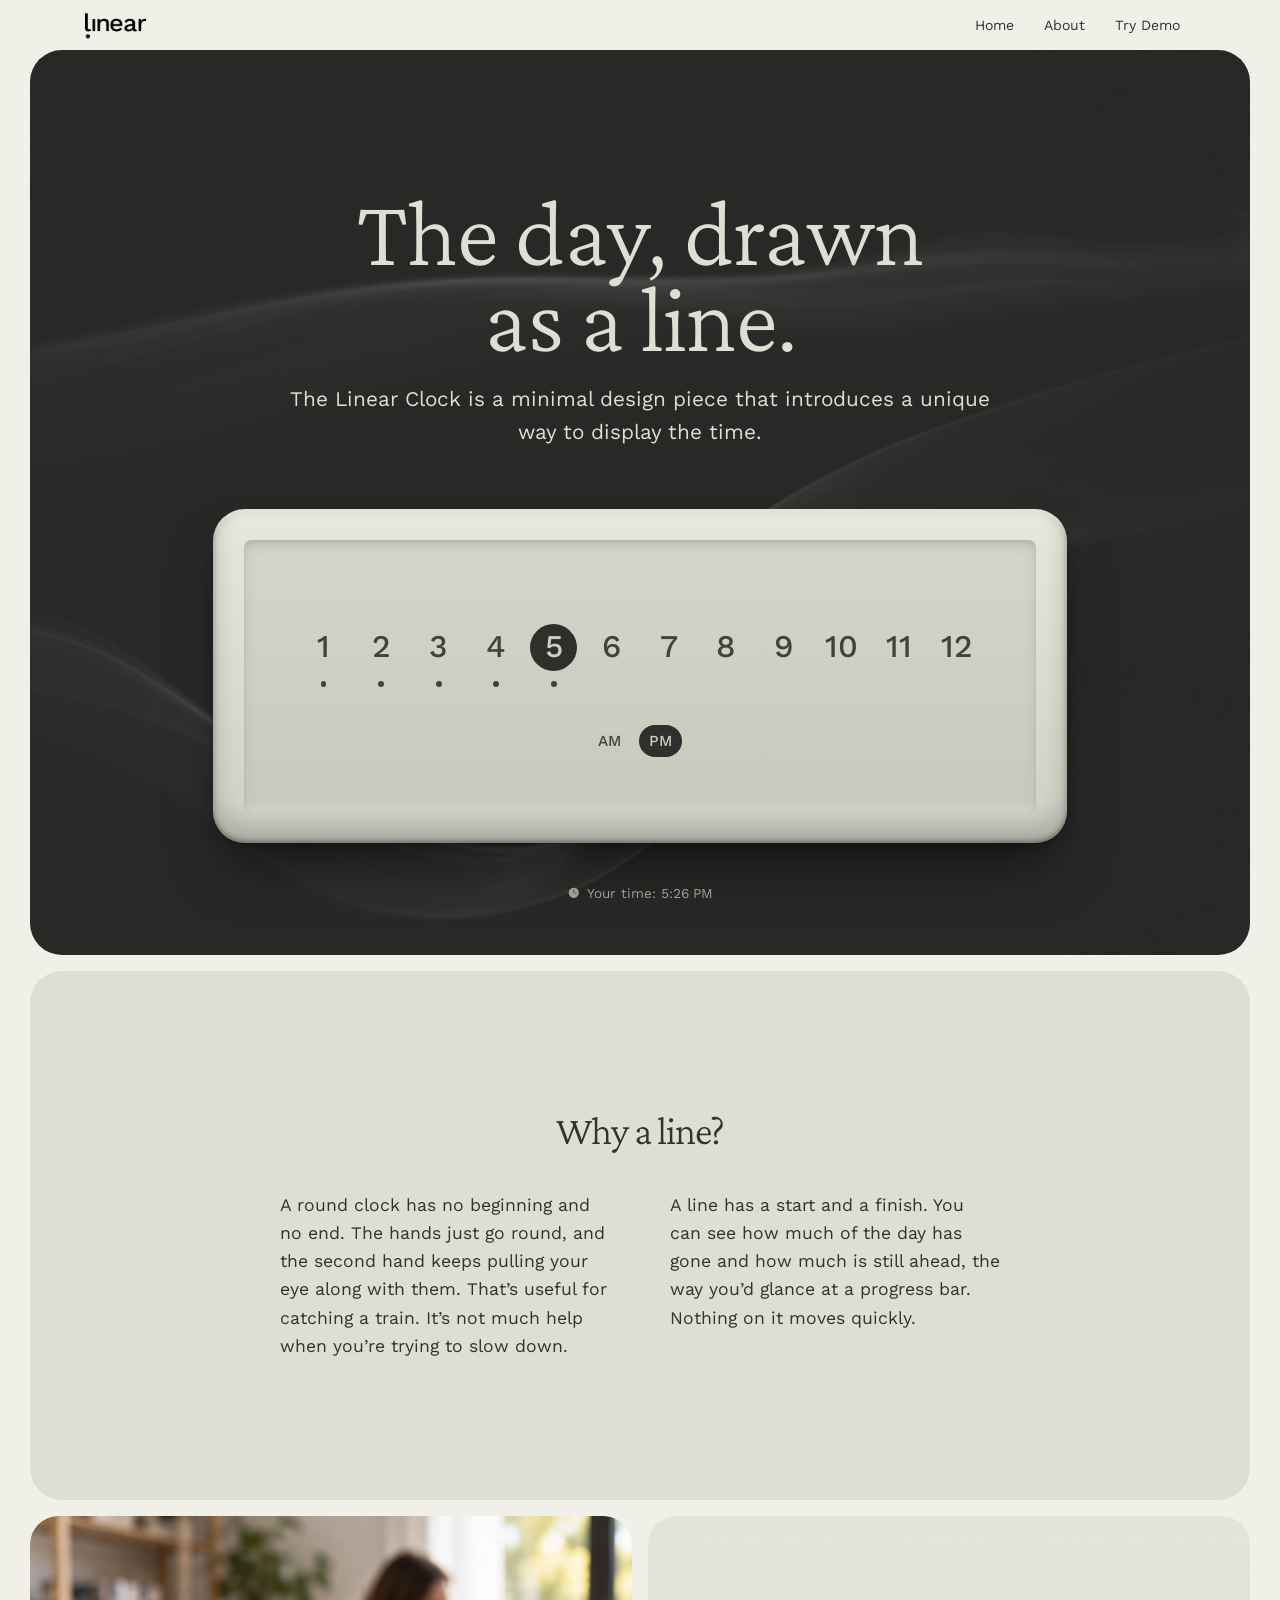
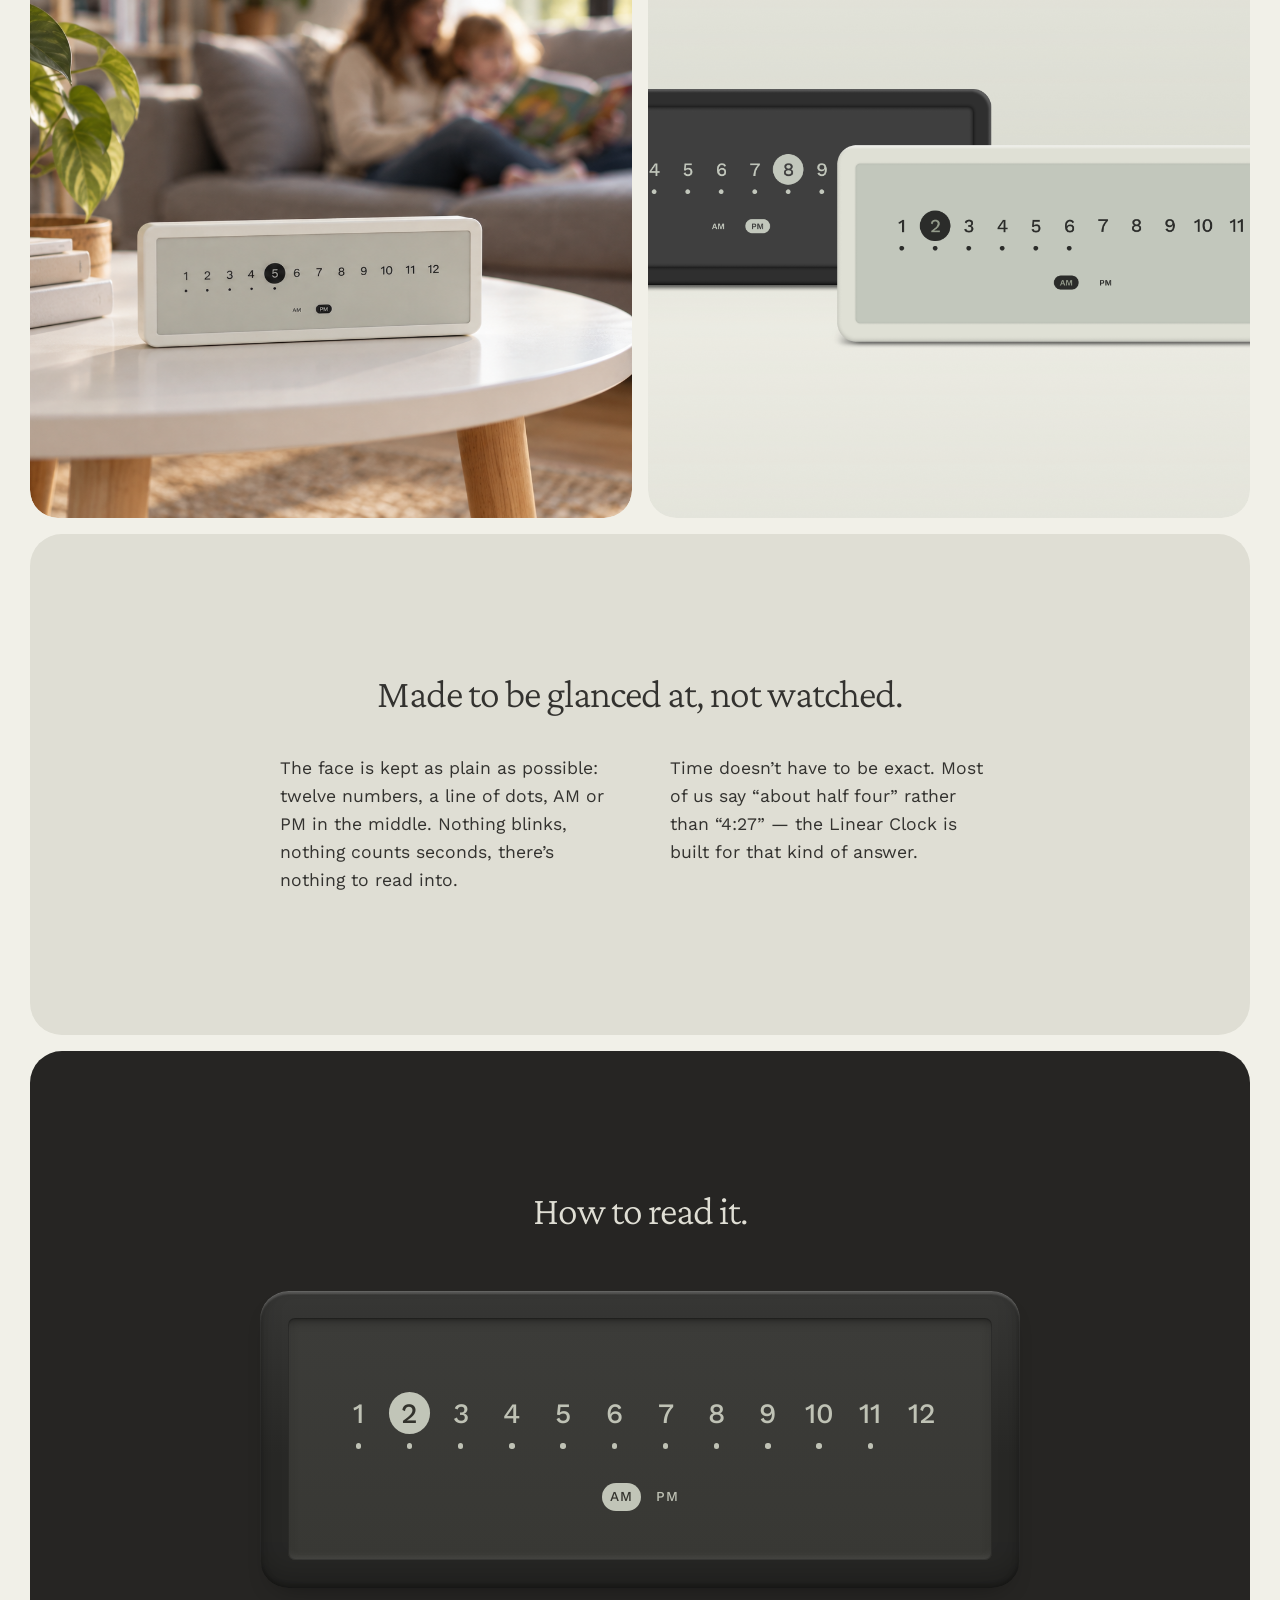
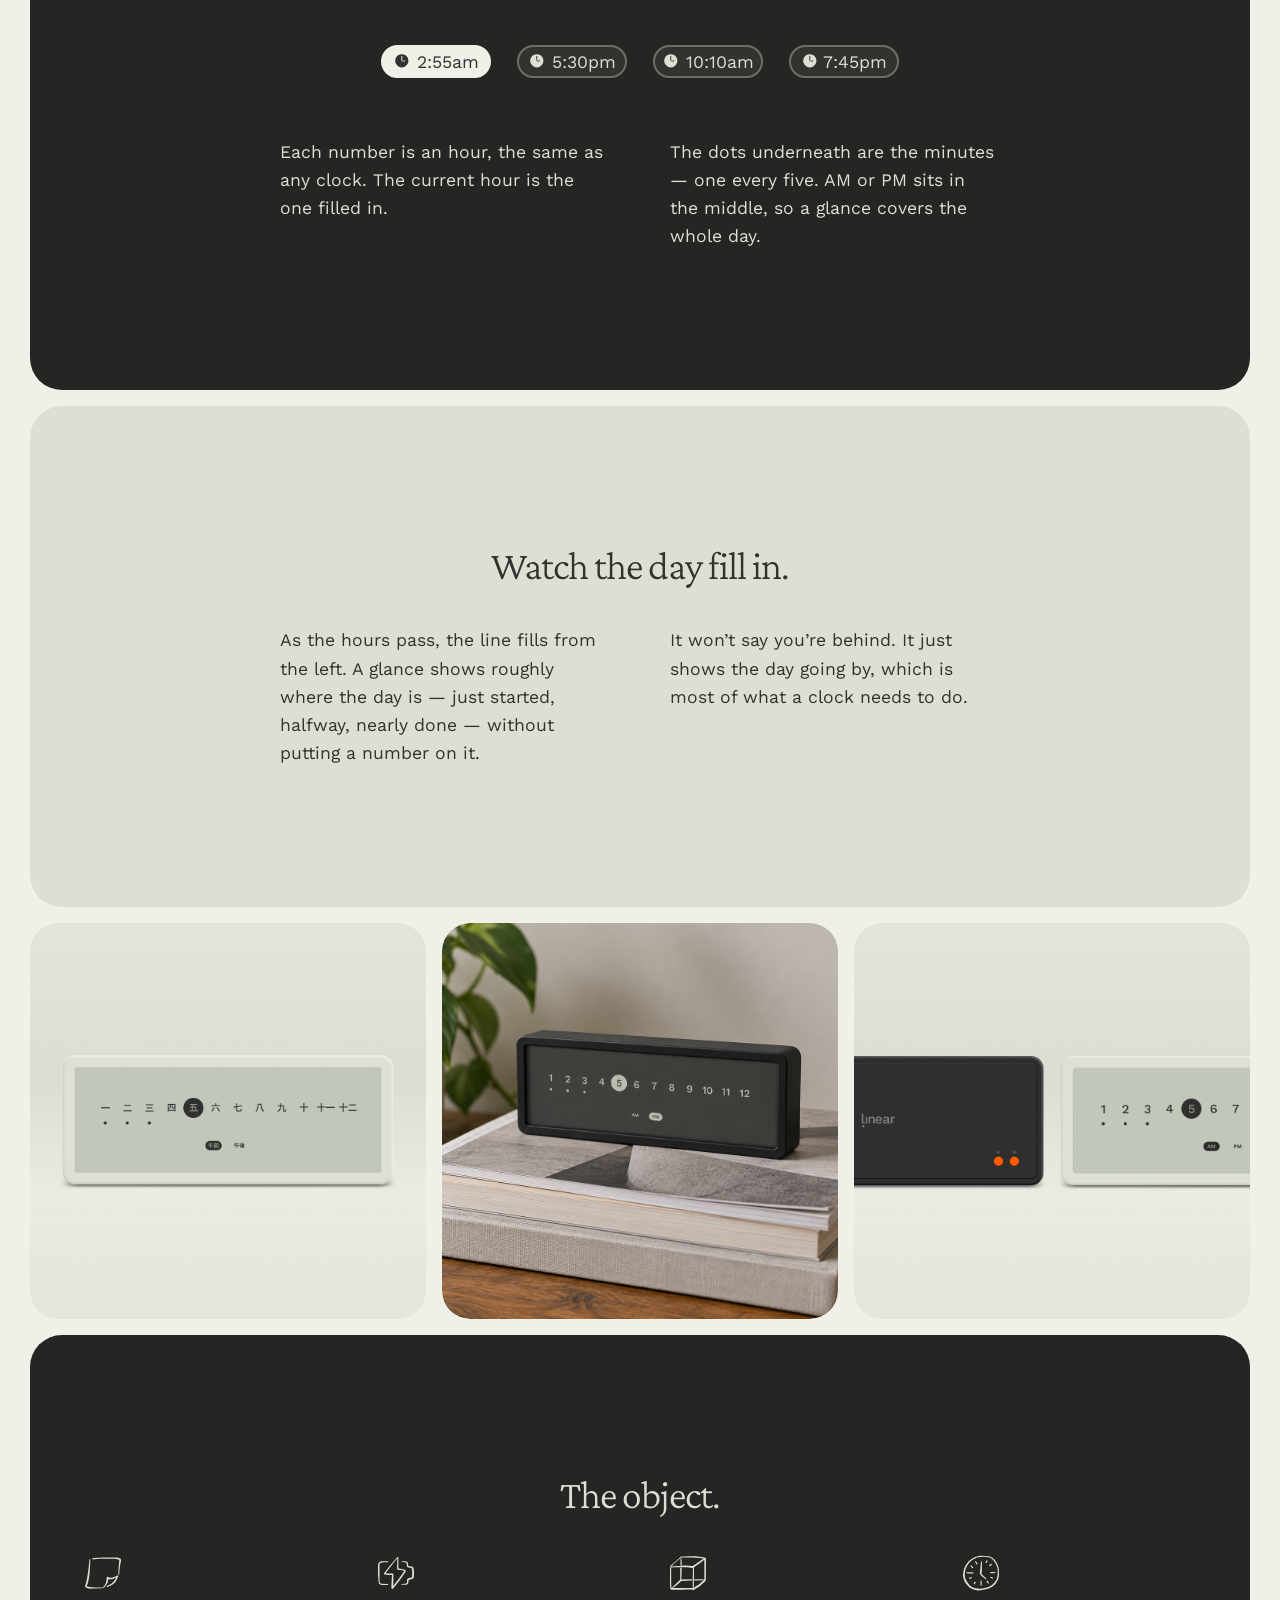
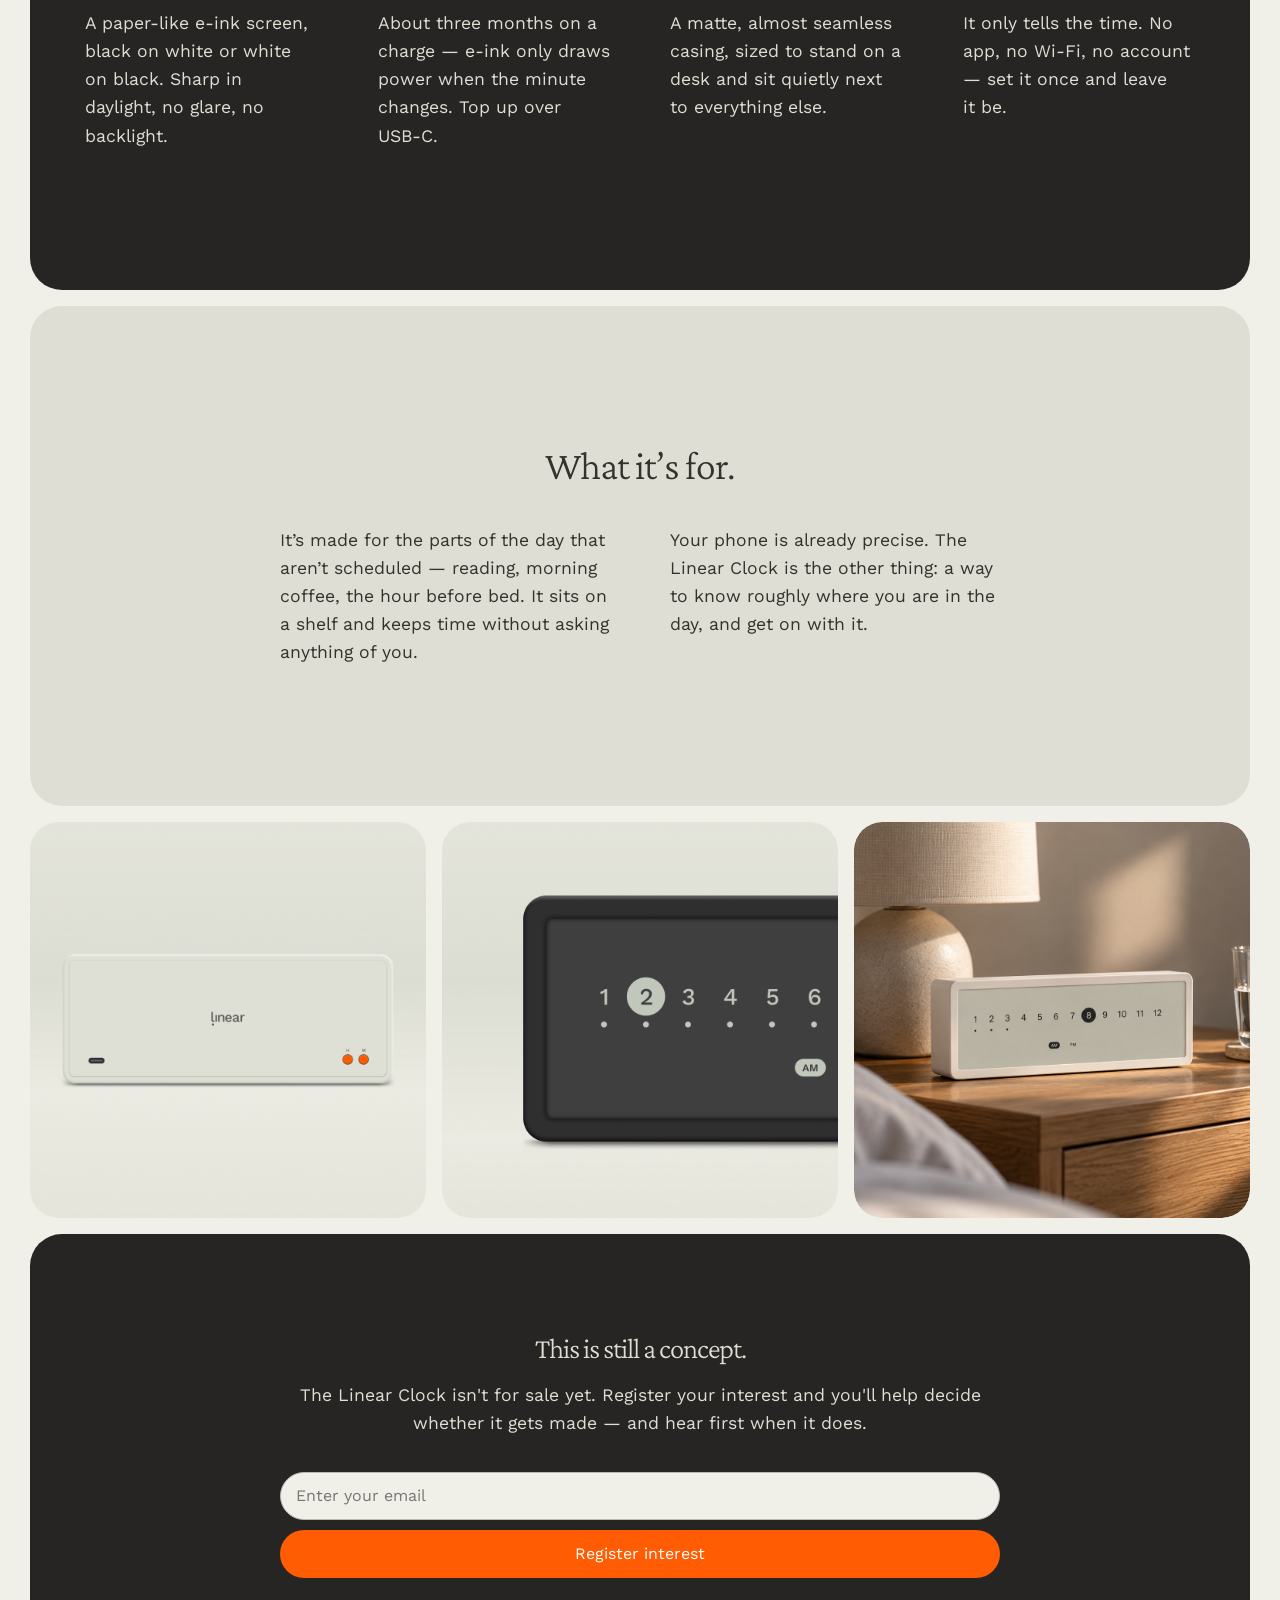
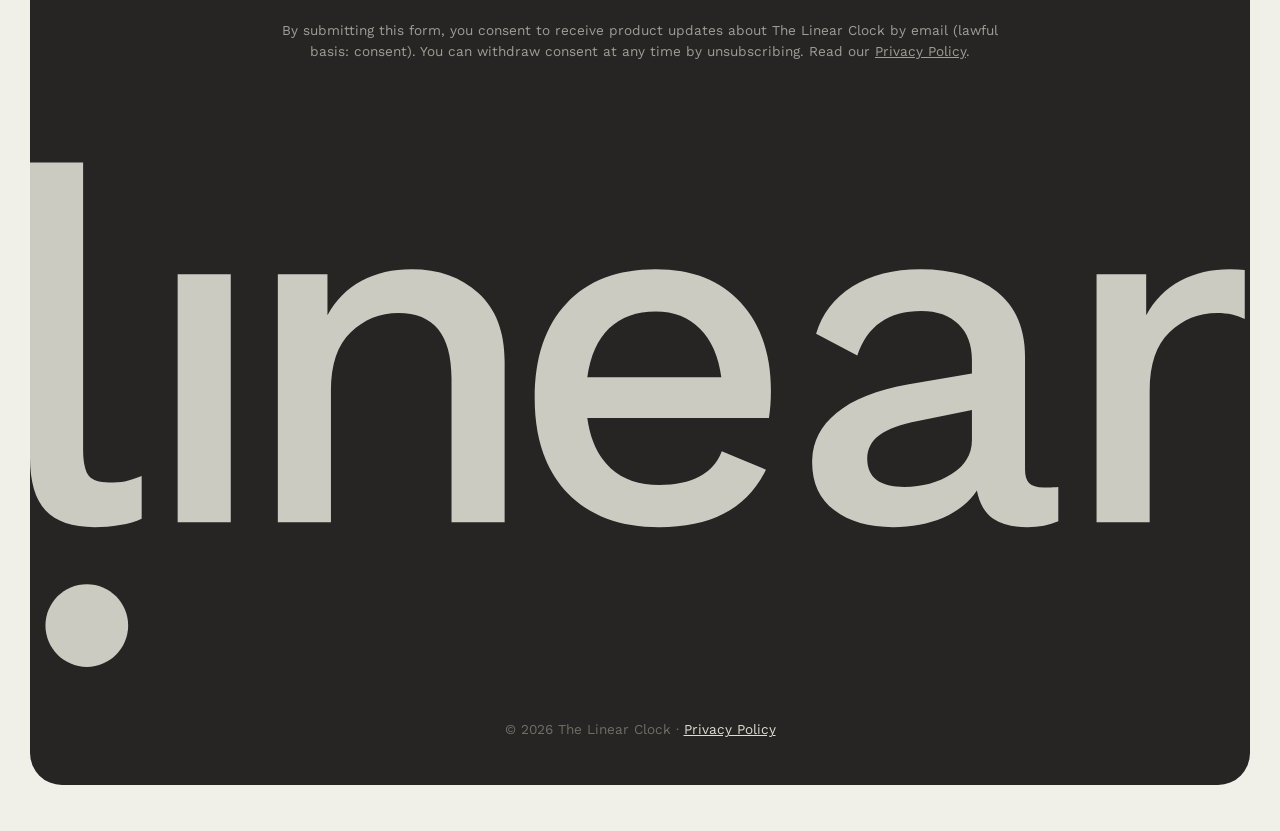
<file: index.html>
<!DOCTYPE html>
<html lang="en">
<head>
<meta charset="utf-8">
<meta http-equiv="X-UA-Compatible" content="IE=edge">
<meta name="viewport" content="width=device-width, initial-scale=1">
<meta name="description" content="A bespoke and minimal design piece that introduces a unique way to display the time.">

<!-- favicons -->
<link rel="icon" type="image/png" href="icons/favicon-96x96.png" sizes="96x96" />
<link rel="icon" type="image/svg+xml" href="icons/favicon.svg" />
<link rel="shortcut icon" href="icons/favicon.ico" />
<link rel="apple-touch-icon" sizes="180x180" href="icons/apple-touch-icon.png" />
<link rel="manifest" href="icons/site.webmanifest" />

<!-- for social -->
<meta name="twitter:card" content="summary_large_image">
<meta name="twitter:site" content="@thelinearclock">
<meta name="twitter:creator" content="@thelinearclock">
<meta name="twitter:title" content="The Linear Clock">
<meta name="twitter:description" content="A bespoke and minimal design piece that introduces a unique way to display the time.">
<meta name="twitter:image" content="https://www.thelinearclock.co.uk/images/the-linear-clock.png">
<meta property="og:type" content="website" />
<meta property="og:url" content="https://thelinearclock.co.uk" />
<meta property="og:title" content="The Linear Clock" />
<meta property="og:description" content="A bespoke and minimal design piece that introduces a unique way to display the time." />
<meta property="og:image" content="https://www.thelinearclock.co.uk/images/the-linear-clock.png" />
<meta property="og:image:width" content="1024" />
<meta property="og:image:height" content="512" />

<title>The Linear Clock</title>

<link rel="stylesheet" href="https://cdn.jsdelivr.net/npm/bootstrap@3.4.1/dist/css/bootstrap.min.css" integrity="sha384-HSMxcRTRxnN+Bdg0JdbxYKrThecOKuH5zCYotlSAcp1+c8xmyTe9GYg1l9a69psu" crossorigin="anonymous">
<link href="css/styles.css?v=37" rel="stylesheet">
<link href="css/clock.css?v=26" rel="stylesheet">

<link rel="preconnect" href="https://fonts.googleapis.com">
<link rel="preconnect" href="https://fonts.gstatic.com" crossorigin>
<link href="https://fonts.googleapis.com/css2?family=Crimson+Pro:ital,wght@0,200..900;1,200..900&family=Work+Sans:wght@100..900&display=swap" rel="stylesheet">

  <script async src="https://www.googletagmanager.com/gtag/js?id=G-0FD1QXLLMS"></script>
  <script>
    window.dataLayer = window.dataLayer || [];
    function gtag(){ dataLayer.push(arguments); }
    gtag('js', new Date());
    gtag('config', 'G-0FD1QXLLMS');
  </script>
</head>
<body>
<div class="container-wrapper">
<nav class="navbar navbar-default navbar-fixed-top">
  <div class="container">
    <div class="navbar-header">
      <button type="button" class="navbar-toggle collapsed" data-toggle="collapse" data-target="#navbar" aria-expanded="false" aria-controls="navbar">
        <span class="sr-only">Toggle navigation</span>
        <span class="icon-bar"></span>
        <span class="icon-bar"></span>
        <span class="icon-bar"></span>
      </button>
      <a class="navbar-brand" href="index.html"><img class="logo" alt="The Linear Clock Logo" src="images/logo@2x.png" width="61" height="28"></a>
    </div>
    <div class="navbar-text navbar-right hidden-xs"></div>
    <div id="navbar" class="navbar-collapse collapse">
      <ul class="nav navbar-nav navbar-right">
        <li><a href="index.html">Home</a></li>
        <li><a href="about.html">About</a></li>
        <li><a href="demo.html" target="_blank">Try Demo</a></li>
      </ul>
    </div>
  </div>
</nav>

<!-- New header 2025-->
    <!-- HERO BLOCK -->
     <section class="hero-block">
       <div class="hero-content">
		   
		   
		   <div class="container">
		     <div class="row">
		       <div class="col-md-offset-2 col-md-8 padding-30">
				   <h1 class="headline fadeInUpBig wow" data-wow-delay="0s">The day, drawn as a line.</h1>
		   <p class="fadeInUpBig wow" data-wow-delay="0.2s">The Linear Clock is a minimal design piece that introduces a unique way to display the time.</p>
	   </div>
   </div>
		   
  <!-- Main clock container -->
  <div id="live-clock" class="clock-container layout-linear">
    <!-- Hours row -->
    <div class="hours">
      <div class="hour-dot" data-hour="1">
        <div class="hour">1</div>
        <div class="dot" data-index="1"></div>
      </div>
      <div class="hour-dot" data-hour="2">
        <div class="hour">2</div>
        <div class="dot" data-index="2"></div>
      </div>
      <div class="hour-dot" data-hour="3">
        <div class="hour">3</div>
        <div class="dot" data-index="3"></div>
      </div>
      <div class="hour-dot" data-hour="4">
        <div class="hour">4</div>
        <div class="dot" data-index="4"></div>
      </div>
      <div class="hour-dot" data-hour="5">
        <div class="hour">5</div>
        <div class="dot" data-index="5"></div>
      </div>
      <div class="hour-dot" data-hour="6">
        <div class="hour">6</div>
        <div class="dot" data-index="6"></div>
      </div>
      <div class="hour-dot" data-hour="7">
        <div class="hour">7</div>
        <div class="dot" data-index="7"></div>
      </div>
      <div class="hour-dot" data-hour="8">
        <div class="hour">8</div>
        <div class="dot" data-index="8"></div>
      </div>
      <div class="hour-dot" data-hour="9">
        <div class="hour">9</div>
        <div class="dot" data-index="9"></div>
      </div>
      <div class="hour-dot" data-hour="10">
        <div class="hour">10</div>
        <div class="dot" data-index="10"></div>
      </div>
      <div class="hour-dot" data-hour="11">
        <div class="hour">11</div>
        <div class="dot" data-index="11"></div>
      </div>
      <!-- Hour 12 with hidden dot for alignment -->
      <div class="hour-dot" data-hour="12">
        <div class="hour">12</div>
        <div class="dot hidden-dot" data-index="12"></div>
      </div>
    </div>

    <!-- AM/PM indicators below the dots, centered -->
    <div class="am-pm-center">
      <div class="am-pm am">AM</div>
      <div class="am-pm pm">PM</div>
    </div>
  </div>

  <!-- Live time caption below the device -->
  <p class="hero-time caption"><svg xmlns="http://www.w3.org/2000/svg" aria-hidden="true" class="svg-icon" viewBox="0 0 24 24"><path fill="currentColor" fill-rule="evenodd" d="M12 3a9 9 0 1 0 .01 0Zm.65 9h-1.3V5.5h1.3Zm-.71.65.12-1.3 4.48.39-.11 1.3Z" clip-rule="evenodd"/></svg>Your time: <span class="time-text">--:--</span></p>



  <!-- Theme toggle container 
  <div class="theme-toggle-container">
    <button class="theme-btn theme-dark" data-theme="dark"></button>
    <button class="theme-btn theme-light" data-theme="light"></button>
  </div> -->
  
  <!-- Time display below the clock container 
  <div class="time-display">
    <i class="fa-regular fa-clock"></i>The time is 
    <span class="time-text"></span>
  </div>-->
  
  <!-- Layout toggle container 
  <div class="layout-toggle-container">
    <button class="layout-btn layout-linear-btn" data-layout="linear"></button>
    <button class="layout-btn layout-stack-btn" data-layout="stack"></button>
  </div>-->

  </div>
  </div>
  </section>

  <script>
  /* one-time-per-session "power on" reveal for the hero clock */
  (function () {
    try {
      var clock = document.getElementById("live-clock");
      if (!clock) return;
      if (window.matchMedia("(prefers-reduced-motion: reduce)").matches) return;
      var booted;
      try { booted = sessionStorage.getItem("tlc-hero-booted"); } catch (e) {}
      if (booted) return;
      try { sessionStorage.setItem("tlc-hero-booted", "1"); } catch (e) {}
      var dots = clock.querySelectorAll(".hour-dot");
      for (var i = 0; i < dots.length; i++) dots[i].style.setProperty("--i", i);
      clock.classList.add("clock-intro");
      setTimeout(function () { clock.classList.remove("clock-intro"); }, 1400);
    } catch (e) {}
  })();
  </script>

  <!-- end new header 2025-->

<!-- full width image 
<div class="container-fluid" style="margin-top:0px">
  <div class="row">
    <div class="col-md-12 no-padding">
     <div class="feature-image fadeIn wow" style="background: url('images/hero.jpg') no-repeat center center;background-size:cover;"></div>
    </div>
  </div>
</div>
full width image --> 



<!-- section -->
<div class="container-fluid light padding-100">
  <div class="container">
	  <div class="row">
		  <div class="col-md-offset-2 col-md-8 padding-30 text-center fadeInUpBig wow" data-wow-delay="0s">
			  <h1>Why a line?</h1>
			</div>
		
		<div class="col-md-offset-2 col-md-4 padding-30 fadeInUpBig wow" data-wow-delay="0.1s">
		  		<p>A round clock has no beginning and no end. The hands just go round, and the second hand keeps pulling your eye along with them. That’s useful for catching a train. It’s not much help when you’re trying to slow down.</p>
			</div>
				
				<div class="col-md-4 padding-30 fadeInUpBig wow" data-wow-delay="0.2s">
				<p>A line has a start and a finish. You can see how much of the day has gone and how much is still ahead, the way you’d glance at a progress bar. Nothing on it moves quickly.</p>
			</div>
		</div>
	</div>
</div>
<!-- / section -->

<!-- image gallery x2 -->
<div class="container-fluid image-gallery">
  <div class="row">
    <div class="col-md-6 no-padding overflow-hidden fadeIn wow" data-wow-delay="0s"> <img class="grow" src="images/linear-1.png" alt="The Linear Clock 1"> </div>
    <div class="col-md-6 no-padding overflow-hidden fadeIn wow" data-wow-delay="0.1s"> <img class="grow" src="images/linear-2.png" alt="The Linear Clock 2"> </div>
  </div>
</div>
<!-- / image gallery --> 


<!-- section -->
<div class="container-fluid light padding-100">
  <div class="container">
	  <div class="row">
				
				<div class="col-md-offset-2 col-md-8 padding-30 text-center fadeInUpBig wow" data-wow-delay="0s">
				<h1>Made to be glanced at, not watched.</h1>
			</div>
			<div class="col-md-offset-2 col-md-4 padding-30 fadeInUpBig wow" data-wow-delay="0.1s">
				<p>The face is kept as plain as possible: twelve numbers, a line of dots, AM or PM in the middle. Nothing blinks, nothing counts seconds, there’s nothing to read into.</p>
			</div>
				<div class="col-md-4 padding-30 fadeInUpBig wow" data-wow-delay="0.2s">
				<p>Time doesn’t have to be exact. Most of us say “about half four” rather than “4:27” — the Linear Clock is built for that kind of answer.</p>
	  	  </div>
  		</div>
	</div>
</div>


<!-- example of how it works -->
<div class="container-fluid dark padding-100">
  <div class="container">
    <div class="row">
      <div class="col-md-offset-2 col-md-8 padding-30 text-center fadeInUpBig wow" data-wow-delay="0s">
        <h1>How to read it.</h1>
        </div>
      <div class="col-md-12">
        <div id="carousel" class="carousel slide carousel-fade fadeIn wow margin-bottom-30 " data-ride="carousel">
          
          <!-- indicators -->
          <ol class="carousel-indicators carousel-indicators-text">
            <li data-target="#carousel" data-slide-to="0" class="active"><svg xmlns="http://www.w3.org/2000/svg" aria-hidden="true" class="svg-icon" viewBox="0 0 24 24"><path fill="currentColor" fill-rule="evenodd" d="M12 3a9 9 0 1 0 .01 0Zm.65 9h-1.3V5.5h1.3Zm-.71.65.12-1.3 4.48.39-.11 1.3Z" clip-rule="evenodd"/></svg> 2:55am</li>
            <li data-target="#carousel" data-slide-to="1"><svg xmlns="http://www.w3.org/2000/svg" aria-hidden="true" class="svg-icon" viewBox="0 0 24 24"><path fill="currentColor" fill-rule="evenodd" d="M12 3a9 9 0 1 0 .01 0Zm.65 9h-1.3V5.5h1.3Zm-.71.65.12-1.3 4.48.39-.11 1.3Z" clip-rule="evenodd"/></svg> 5:30pm</li>
            <li data-target="#carousel" data-slide-to="2"><svg xmlns="http://www.w3.org/2000/svg" aria-hidden="true" class="svg-icon" viewBox="0 0 24 24"><path fill="currentColor" fill-rule="evenodd" d="M12 3a9 9 0 1 0 .01 0Zm.65 9h-1.3V5.5h1.3Zm-.71.65.12-1.3 4.48.39-.11 1.3Z" clip-rule="evenodd"/></svg> 10:10am</li>
            <li data-target="#carousel" data-slide-to="3"><svg xmlns="http://www.w3.org/2000/svg" aria-hidden="true" class="svg-icon" viewBox="0 0 24 24"><path fill="currentColor" fill-rule="evenodd" d="M12 3a9 9 0 1 0 .01 0Zm.65 9h-1.3V5.5h1.3Zm-.71.65.12-1.3 4.48.39-.11 1.3Z" clip-rule="evenodd"/></svg> 7:45pm</li>
          </ol>
          <div class="carousel-inner">
            <div class="item active" data-slide-number="0">
              <div class="clock-container clock-snapshot">
                <div class="hours">
                  <div class="hour-dot" data-hour="1"><div class="hour">1</div><div class="dot active" data-index="1"></div></div>
                  <div class="hour-dot" data-hour="2"><div class="hour active">2</div><div class="dot active" data-index="2"></div></div>
                  <div class="hour-dot" data-hour="3"><div class="hour">3</div><div class="dot active" data-index="3"></div></div>
                  <div class="hour-dot" data-hour="4"><div class="hour">4</div><div class="dot active" data-index="4"></div></div>
                  <div class="hour-dot" data-hour="5"><div class="hour">5</div><div class="dot active" data-index="5"></div></div>
                  <div class="hour-dot" data-hour="6"><div class="hour">6</div><div class="dot active" data-index="6"></div></div>
                  <div class="hour-dot" data-hour="7"><div class="hour">7</div><div class="dot active" data-index="7"></div></div>
                  <div class="hour-dot" data-hour="8"><div class="hour">8</div><div class="dot active" data-index="8"></div></div>
                  <div class="hour-dot" data-hour="9"><div class="hour">9</div><div class="dot active" data-index="9"></div></div>
                  <div class="hour-dot" data-hour="10"><div class="hour">10</div><div class="dot active" data-index="10"></div></div>
                  <div class="hour-dot" data-hour="11"><div class="hour">11</div><div class="dot active" data-index="11"></div></div>
                  <div class="hour-dot" data-hour="12"><div class="hour">12</div><div class="dot hidden-dot" data-index="12"></div></div>
                </div>
                <div class="am-pm-center">
                  <div class="am-pm am active">AM</div>
                  <div class="am-pm pm">PM</div>
                </div>
              </div>
            </div>
            <div class="item" data-slide-number="1">
              <div class="clock-container clock-snapshot">
                <div class="hours">
                  <div class="hour-dot" data-hour="1"><div class="hour">1</div><div class="dot active" data-index="1"></div></div>
                  <div class="hour-dot" data-hour="2"><div class="hour">2</div><div class="dot active" data-index="2"></div></div>
                  <div class="hour-dot" data-hour="3"><div class="hour">3</div><div class="dot active" data-index="3"></div></div>
                  <div class="hour-dot" data-hour="4"><div class="hour">4</div><div class="dot active" data-index="4"></div></div>
                  <div class="hour-dot" data-hour="5"><div class="hour active">5</div><div class="dot active" data-index="5"></div></div>
                  <div class="hour-dot" data-hour="6"><div class="hour">6</div><div class="dot active" data-index="6"></div></div>
                  <div class="hour-dot" data-hour="7"><div class="hour">7</div><div class="dot" data-index="7"></div></div>
                  <div class="hour-dot" data-hour="8"><div class="hour">8</div><div class="dot" data-index="8"></div></div>
                  <div class="hour-dot" data-hour="9"><div class="hour">9</div><div class="dot" data-index="9"></div></div>
                  <div class="hour-dot" data-hour="10"><div class="hour">10</div><div class="dot" data-index="10"></div></div>
                  <div class="hour-dot" data-hour="11"><div class="hour">11</div><div class="dot" data-index="11"></div></div>
                  <div class="hour-dot" data-hour="12"><div class="hour">12</div><div class="dot hidden-dot" data-index="12"></div></div>
                </div>
                <div class="am-pm-center">
                  <div class="am-pm am">AM</div>
                  <div class="am-pm pm active">PM</div>
                </div>
              </div>
            </div>
            <div class="item" data-slide-number="2">
              <div class="clock-container clock-snapshot">
                <div class="hours">
                  <div class="hour-dot" data-hour="1"><div class="hour">1</div><div class="dot active" data-index="1"></div></div>
                  <div class="hour-dot" data-hour="2"><div class="hour">2</div><div class="dot active" data-index="2"></div></div>
                  <div class="hour-dot" data-hour="3"><div class="hour">3</div><div class="dot" data-index="3"></div></div>
                  <div class="hour-dot" data-hour="4"><div class="hour">4</div><div class="dot" data-index="4"></div></div>
                  <div class="hour-dot" data-hour="5"><div class="hour">5</div><div class="dot" data-index="5"></div></div>
                  <div class="hour-dot" data-hour="6"><div class="hour">6</div><div class="dot" data-index="6"></div></div>
                  <div class="hour-dot" data-hour="7"><div class="hour">7</div><div class="dot" data-index="7"></div></div>
                  <div class="hour-dot" data-hour="8"><div class="hour">8</div><div class="dot" data-index="8"></div></div>
                  <div class="hour-dot" data-hour="9"><div class="hour">9</div><div class="dot" data-index="9"></div></div>
                  <div class="hour-dot" data-hour="10"><div class="hour active">10</div><div class="dot" data-index="10"></div></div>
                  <div class="hour-dot" data-hour="11"><div class="hour">11</div><div class="dot" data-index="11"></div></div>
                  <div class="hour-dot" data-hour="12"><div class="hour">12</div><div class="dot hidden-dot" data-index="12"></div></div>
                </div>
                <div class="am-pm-center">
                  <div class="am-pm am active">AM</div>
                  <div class="am-pm pm">PM</div>
                </div>
              </div>
            </div>
            <div class="item" data-slide-number="3">
              <div class="clock-container clock-snapshot">
                <div class="hours">
                  <div class="hour-dot" data-hour="1"><div class="hour">1</div><div class="dot active" data-index="1"></div></div>
                  <div class="hour-dot" data-hour="2"><div class="hour">2</div><div class="dot active" data-index="2"></div></div>
                  <div class="hour-dot" data-hour="3"><div class="hour">3</div><div class="dot active" data-index="3"></div></div>
                  <div class="hour-dot" data-hour="4"><div class="hour">4</div><div class="dot active" data-index="4"></div></div>
                  <div class="hour-dot" data-hour="5"><div class="hour">5</div><div class="dot active" data-index="5"></div></div>
                  <div class="hour-dot" data-hour="6"><div class="hour">6</div><div class="dot active" data-index="6"></div></div>
                  <div class="hour-dot" data-hour="7"><div class="hour active">7</div><div class="dot active" data-index="7"></div></div>
                  <div class="hour-dot" data-hour="8"><div class="hour">8</div><div class="dot active" data-index="8"></div></div>
                  <div class="hour-dot" data-hour="9"><div class="hour">9</div><div class="dot active" data-index="9"></div></div>
                  <div class="hour-dot" data-hour="10"><div class="hour">10</div><div class="dot" data-index="10"></div></div>
                  <div class="hour-dot" data-hour="11"><div class="hour">11</div><div class="dot" data-index="11"></div></div>
                  <div class="hour-dot" data-hour="12"><div class="hour">12</div><div class="dot hidden-dot" data-index="12"></div></div>
                </div>
                <div class="am-pm-center">
                  <div class="am-pm am">AM</div>
                  <div class="am-pm pm active">PM</div>
                </div>
              </div>
            </div>
          </div>
        </div>
      </div>
      <!-- /col-sm-12 -->
      
      <div class="col-md-offset-2 col-md-4 padding-30 fadeInUpBig wow" data-wow-delay="0s">
        <p>Each number is an hour, the same as any clock. The current hour is the one filled in.</p>
      </div>
      <div class="col-md-4 padding-30 fadeInUpBig wow" data-wow-delay="0.1s">
        <p>The dots underneath are the minutes — one every five. AM or PM sits in the middle, so a glance covers the whole day.</p>
      </div>
    </div>
    <!-- /row --> 
  </div>
  <!-- /container --> 
</div>
<!-- /fluid container -->


				


<!-- section --> 
<div class="container-fluid light padding-100">
	<div class="container"> 
    	<div class="row">
        	<div class="col-md-offset-2 col-md-8 padding-30 text-center fadeInUpBig wow" data-wow-delay="0s">
			  <h1>Watch the day fill in.</h1>
		  	</div>
		  	<div class="col-md-offset-2 col-md-4 padding-30 fadeInUpBig wow" data-wow-delay="0.1s">
		        <p>As the hours pass, the line fills from the left. A glance shows roughly where the day is — just started, halfway, nearly done — without putting a number on it.</p>
			</div>
		    <div class="col-md-4 padding-30 fadeInUpBig wow" data-wow-delay="0.2s">
		        <p>It won’t say you’re behind. It just shows the day going by, which is most of what a clock needs to do.</p>
			</div>
    	</div>
  	</div>
</div>
<!-- / section --> 



 <!-- image gallery x3 -->
 <div class="container-fluid image-gallery">
 	<div class="row">
 		<div class="col-md-4 no-padding overflow-hidden fadeIn wow" data-wow-delay="0s"> <img class="grow" src="images/linear-4.png" alt="The Linear Clock 3"> </div>
 		<div class="col-md-4 no-padding overflow-hidden fadeIn wow" data-wow-delay="0.1s"> <img class="grow" src="images/linear-3.png" alt="The Linear Clock 4"> </div>
 		<div class="col-md-4 no-padding overflow-hidden fadeIn wow" data-wow-delay="0.2s"> <img class="grow" src="images/linear-5.png" alt="The Linear Clock 5"> </div>
 	</div>
 </div>
 <!-- / image gallery -->
 
 <!-- spec -->
 <div class="container-fluid dark padding-100">
   <div class="container">
    
     <div class="row">
	  <div class="col-md-offset-2 col-md-8 padding-30 text-center fadeInUpBig wow" data-wow-delay="0s">
		  <h1>The object.</h1>
		</div>
       <div class="col-xs-12 col-sm-6 col-md-3 padding-30 fadeInUpBig wow" data-wow-delay="0.1s">
         <p><svg xmlns="http://www.w3.org/2000/svg" fill="none" class="svg-icon spec-icon" viewBox="0 0 24 24"><path fill="currentColor" d="M11.1 21.7c-1.6 0-4.1 0-5.8-.2-1-.1-3.3 0-4.2-.7l.2-.4c1.7-3.6 2-11.6 2-11.6.3-6.2.3-6 .1-6l-.4.1-.6 5.8C1.3 17.7.2 20.2.2 20.3c0 .2-.4.7 0 1.1 1.2 1.3 3.6 1 5 1l6.2-.2a.3.3 0 0 0-.3-.6M23.6 2.3l-2.2-.6c-.8 0-17.3-.5-16.9 1l.2.2L7 2.8c3.2-.5 14.2 0 14.3 0q.7 0 1.6.4a119 119 0 0 0-.7 9.8.3.3 0 0 0 .6-.1q.2-3.2.6-6c.5-2.4 1-4 .2-4.6M22 13.6c-.5-.2-5 2.6-6.5 1a.6.6 0 0 0-1 .5c-.4 3-.3 3-1 4.4-.8 1.8-2.1 2.1-1.5 2.5h.3l1-.8a8 8 0 0 0 2.4-5.2c1.8.6 3.5-.4 5.2-1.2l-1.5 2.5a10 10 0 0 1-4.7 3.3.3.3 0 0 0 .3.7q3.2-.8 5.3-3.3 1-1.7 1.7-3.5.3-.5 0-.9"/></svg><br>A paper-like e-ink screen, black on white or white on black. Sharp in daylight, no glare, no backlight.</p>
       </div>
       <div class="col-xs-12 col-sm-6 col-md-3 padding-30 fadeInUpBig wow" data-wow-delay="0.2s">
         <p><svg xmlns="http://www.w3.org/2000/svg" fill="none" class="svg-icon spec-icon" viewBox="0 0 24 24"><path fill="currentColor" d="M24 11.8q0-1.5-.3-2.8 0-.5-.4-1l-.8-.3-1.6-.2-.6-.2q-.3-.2-.2-.6 0-.8-.3-1.6 0-.4-.5-.6-.5-.4-1-.4h-2.4l-.3.3.3.3 2 .1q.4 0 1 .4l.2.7.2 1.6q0 .3.3.5l.7.4c2.2.6 2.1 0 2.3 1a19 19 0 0 1 0 5.4q-.3.3-.8.4l-1.3.2-.7.4q-.4.3-.5.9v1.6q0 .3-.3.5-.6.4-1.2.4l-2 .1a.3.3 0 1 0 0 .6H18q.8 0 1.5-.4.4-.2.6-.7.3-.7.2-1.6 0-.4.2-.6.5-.3 1-.3.7 0 1.3-.3l.8-.5.3-.9.2-2.8M6.5 19.4l-4-.2q-.7 0-1.2-.5v-.2L1 16.7V6.4q0-.5.3-.8t.9-.5L4 4.9l2.7-.1.3-.3-.3-.3H2.1q-.8.3-1.4.8-.4.5-.6 1.2L0 7.9v5.4l.6 5.9a3 3 0 0 0 1.8.8h4.3l.1-.3z"/><path fill="currentColor" d="M18.5 10.3a2 2 0 0 0-1.2-.7L14.1 9h-.5V1.5c-.1-.1-.3-.4-.7 0l-.7.6a114 114 0 0 0-8.4 10.4l.1.2.3.2 1.1.2c1.3.2 3.2.2 4 .2v.4l-.4 7.5v.8l.4.7.6-.2.5-.5a97 97 0 0 0 7.9-10.6zm-1.4 1a113 113 0 0 1-7 9.3l.2-4-.1-4-.2-.2-.7-.1c-1 0-3.1 0-4.2-.2l.4-.5c1.6-2.2 5.2-7 7-9l.4-.5v.1l-.2 5.6v1.5q0 .3.3.4l.6.2c.9.2 2.6.3 3.5.6q.3 0 .4.2z"/></svg><br>About three months on a charge — e-ink only draws power when the minute changes. Top up over USB-C.</p>
       </div>

      <div class="clearfix visible-sm-block"></div>

       <div class="col-xs-12 col-sm-6 col-md-3 padding-30 fadeInUpBig wow" data-wow-delay="0.3s">
         <p><svg xmlns="http://www.w3.org/2000/svg" fill="none" class="svg-icon spec-icon" viewBox="0 0 24 24"><path fill="currentColor" d="M23.9 15.2 24 2.6c-.1-1.1-1.3-1-3-1.3C17.1.6 16.8.7 7.6 1c-.4 0-.3.2-1.7 1.3l-3.4 3C0 7.5.2 7.1.2 7.4a.3.3 0 0 0 .4.3c.6 0 1-.9 2.4-2.2s4.6-3.8 4.6-3.8c.2.2 8.4-.5 14.7.7q.2 0-.3.3c-4.1 3-5.7 3.8-6.8 4.7q-2.4-.3-4.9-.4C7.7 7 .3 7.8.2 7.8L0 9.4C0 20.8-.1 22.2.6 23c.4.4 1.2.1 1.5.2h1.5c6.6.2 5.3-.4 11.6 0q.7.2 1 0c1.7-1.7 2-.5 7.4-5.9.5-.4.2-1.5.3-2M15 22H1C.7 20.6.8 9.5.8 8.4l2.6-.2c7-.2 9.7-.1 11.8.4.2 4.2-.2 5.1 0 13.4m7.6-6-.3.7c-4.3 4.3-5 3.7-6.6 5.3.2-12.9.1-13.4 0-13.6 1.2-1.2 1.9-1.2 6.7-5.1l.3-.2v13"/><path fill="currentColor" d="m7.7 3.4-.1-1.2q-.5 0-.6.6v3.8c0 .4.7.7.9.2zM16.3 17l5.8-.2q.7-.5 0-.7h-5.9q-.5.3 0 .8m-8.6-.6.2-7.7c-.1-.4-.9-.5-1 .2v7.7l-5.2 5q-.3.6.6.4c5.9-4.8 4.8-4.3 5.4-4.6.1 0-.2 0 0 0l7-.3q.6-.3 0-.9zm.1 1q-.2 0 0 0"/></svg><br>A matte, almost seamless casing, sized to stand on a desk and sit quietly next to everything else.</p>
       </div>

       <div class="col-xs-12 col-sm-6 col-md-3 padding-30 fadeInUpBig wow" data-wow-delay="0.4s">
         <p><svg xmlns="http://www.w3.org/2000/svg" fill="none" class="svg-icon spec-icon" viewBox="0 0 24 24"><path fill="currentColor" d="M23.8 8.7q-.5-2-1.7-4c-1.7-2.5-2.6-3.2-5.3-3.8a20 20 0 0 0-5.2-.4 16 16 0 0 0-3.5.8L5.7 2.6q-1.2.8-2.2 1.9L1.6 7.1A12 12 0 0 0 .1 12L0 14q.2 1.5.8 3t1.7 2.6l1 1.3 1 .9q2.5 1.6 5.4 1.8 3 0 5.6-.7t4.5-2q2-1.7 3-3.9.6-.7.7-1.6.3-1.3.3-2.6zm-.7 4.1a11 11 0 0 1-.8 3.7q-1.2 2-3 3.5-1.8 1.4-4 1.8-2.7.8-5.3.6-2.6 0-4.8-1.6l-.8-.7-1-1.2-1.5-2.4a8 8 0 0 1-.7-4.4 12 12 0 0 1 3-7q.8-1 2-1.7 1-.8 2.2-1.3.7-.5 1.6-.6a16 16 0 0 1 4.2-.3l2.4.3c2.3.5 3.1 1 4.8 3.7q1.2 1.6 1.6 3.6.3 2 .1 4"/><path fill="currentColor" d="m13.2 13.5-.6-.6-.2-.4q-.2-.5 0-.8l.2-1.6V6l.1-1.7-.2-.2-.3.2-.4 1.7-.3 3.9-.3 1.9.2 1 .5.6.7.7L15 16a.3.3 0 0 0 .4-.5zm-.8 5.8v-2a.3.3 0 0 0-.4-.3l-.3.3-.1 1v.5q0 .9.2 1.6a.4.4 0 0 0 .6-.1zm8.8-8h-1.7l-1.3.2a.3.3 0 0 0 .1.6h1.5l1.7-.2a.3.3 0 0 0-.2-.6m-14.7.3-1.2-.1h-3a.3.3 0 0 0-.2.4l.2.2 1.3.2h2.9A.3.3 0 0 0 7 12a.3.3 0 0 0-.4-.4M5.4 7.9l.4.4q.3 0 .4.3a.3.3 0 0 0 .5 0l.1-.4-1-1-.4-.2a.3.3 0 1 0-.4.4zM9.2 5 9 4.7l-.4-.4a.3.3 0 1 0-.5.4l.3.6.6.9a.3.3 0 0 0 .5.1l.1-.4zm6.5.1.3-.3.2-.3.1-.8-.2-.2a.3.3 0 0 0-.4.2l-.2.3-.1.2-.3.6a.3.3 0 0 0 .4.5zm2.8 2.1.7-.7V6l-.5-.1q-.2 0-.5.3l-.3.2-.3.5a.3.3 0 1 0 .4.4zm.8 7.4h-1a.3.3 0 0 0 .1.5q.3 0 .4.3l.6.2a.3.3 0 0 0 .5 0 .3.3 0 0 0 0-.5zm-2.5 3.1-.2-.3-.4-.3-.4-.1-.1.4.3.7.2.3.4.4a.3.3 0 0 0 .5.2.3.3 0 0 0 .1-.5zm-8.8.1-.3.2-.2.2-.3.7v.4a.3.3 0 0 0 .6 0l.5-.6.2-.6a.3.3 0 0 0-.4-.3m-2.6-2.9h-.7l-.5.3a.3.3 0 1 0 .2.6H5q.3 0 .7-.3a.3.3 0 0 0 .2-.4.3.3 0 0 0-.4-.2"/></svg><br>It only tells the time. No app, no Wi-Fi, no account &mdash; set it once and leave it be.</p>
       </div>
     </div> 
    
   </div>
 </div>
  <!-- / spec -->

<!-- logo gallery 
            <div class="container-fluid padding-100 light">
              <div class="container">
                <div class="row">

                  <div class="col-md-2 col-xs-4">
                    <img src="images/mashable.jpg">
                  </div>

                  <div class="col-md-2 col-xs-4">
                    <img src="images/bbc.jpg">
                  </div>

                  <div class="col-md-2 col-xs-4">
                    <img src="images/theguardian.jpg">
                  </div>

                  <div class="col-md-2 col-xs-4">
                    <img src="images/dwell.jpg">
                  </div>
                  
                   <div class="col-md-2 col-xs-4">
                      <img src="images/theguardian.jpg">
                    </div>

                    <div class="col-md-2 col-xs-4">
                      <img src="images/dwell.jpg">
                    </div>
</div>
                </div>
            </div>
            / logo gallery --> 


<!-- section --> 
<div class="container-fluid light padding-100">
	<div class="container"> 
    	<div class="row">
        	<div class="col-md-offset-2 col-md-8 padding-30 text-center fadeInUpBig wow" data-wow-delay="0s">
			  <h1>What it’s for.</h1>
		  </div>
			  
		      <div class="col-md-offset-2 col-md-4 padding-30 fadeInUpBig wow" data-wow-delay="0.1s">
		        <p>It’s made for the parts of the day that aren’t scheduled — reading, morning coffee, the hour before bed. It sits on a shelf and keeps time without asking anything of you.</p>
		      </div>
		      <div class="col-md-4 padding-30 fadeInUpBig wow" data-wow-delay="0.2s">
		        <p>Your phone is already precise. The Linear Clock is the other thing: a way to know roughly where you are in the day, and get on with it.</p>
		      </div>
    	</div>
  	</div>
</div>
<!-- / section --> 


<!-- image gallery x3 -->
<div class="container-fluid image-gallery">
	<div class="row">
		<div class="col-md-4 no-padding overflow-hidden fadeIn wow" data-wow-delay="0s"> <img class="grow" src="images/linear-6.png" alt="The Linear Clock 6"> </div>
		<div class="col-md-4 no-padding overflow-hidden fadeIn wow" data-wow-delay="0.1s"> <img class="grow" src="images/linear-7.png" alt="The Linear Clock 7"> </div>
		<div class="col-md-4 no-padding overflow-hidden fadeIn wow" data-wow-delay="0.2s"> <img class="grow" src="images/linear-8.png" alt="The Linear Clock 8"> </div>
	</div>
</div>
<!-- / image gallery -->


<footer>
  <div class="container-fluid footer-block text-center dark">
    <div class="container">
      <div id="register" class="row">
        <div class="col-md-offset-2 col-md-8 padding-30">
          <h2>This is still a concept.</h2>
          <p>The Linear Clock isn't for sale yet. Register your interest and you'll help decide whether it gets made — and hear first when it does.</p>
          <form id="email-form">
            <label for="email-input" class="sr-only">Email address</label>
            <input type="email" id="email-input" name="email" class="email" placeholder="Enter your email" aria-describedby="terms-copy response-message" required />
            <div class="honeypot-field" aria-hidden="true">
              <label for="website">Leave this field empty</label>
              <input type="text" id="website" name="website" tabindex="-1" autocomplete="off" />
            </div>
            <button type="submit" id="notify-button">Register interest</button>
            <p id="response-message" aria-live="polite"></p>
          </form>
          <p class="terms" id="terms-copy">
            By submitting this form, you consent to receive product updates about The Linear Clock by email (lawful basis: consent). You can withdraw consent at any time by unsubscribing. Read our <a href="privacy.html" target="_blank">Privacy Policy</a>.
          </p>
        </div>
      </div>
    </div>
    <img class="footer-wordmark" src="images/logo-cream.svg" alt="The Linear Clock" aria-hidden="true">
    <div class="container">
      <p class="footer-copy">&copy; <span class="js-current-year">2026</span> The Linear Clock &middot; <a href="privacy.html">Privacy Policy</a></p>
    </div>
  </div>
</footer>


</div>
<script src="js/script.js"></script>
<script type="module" src="js/shop-form.js?v=7"></script>
<script src="js/wow.min.js"></script>
</body>
</html>
</file>
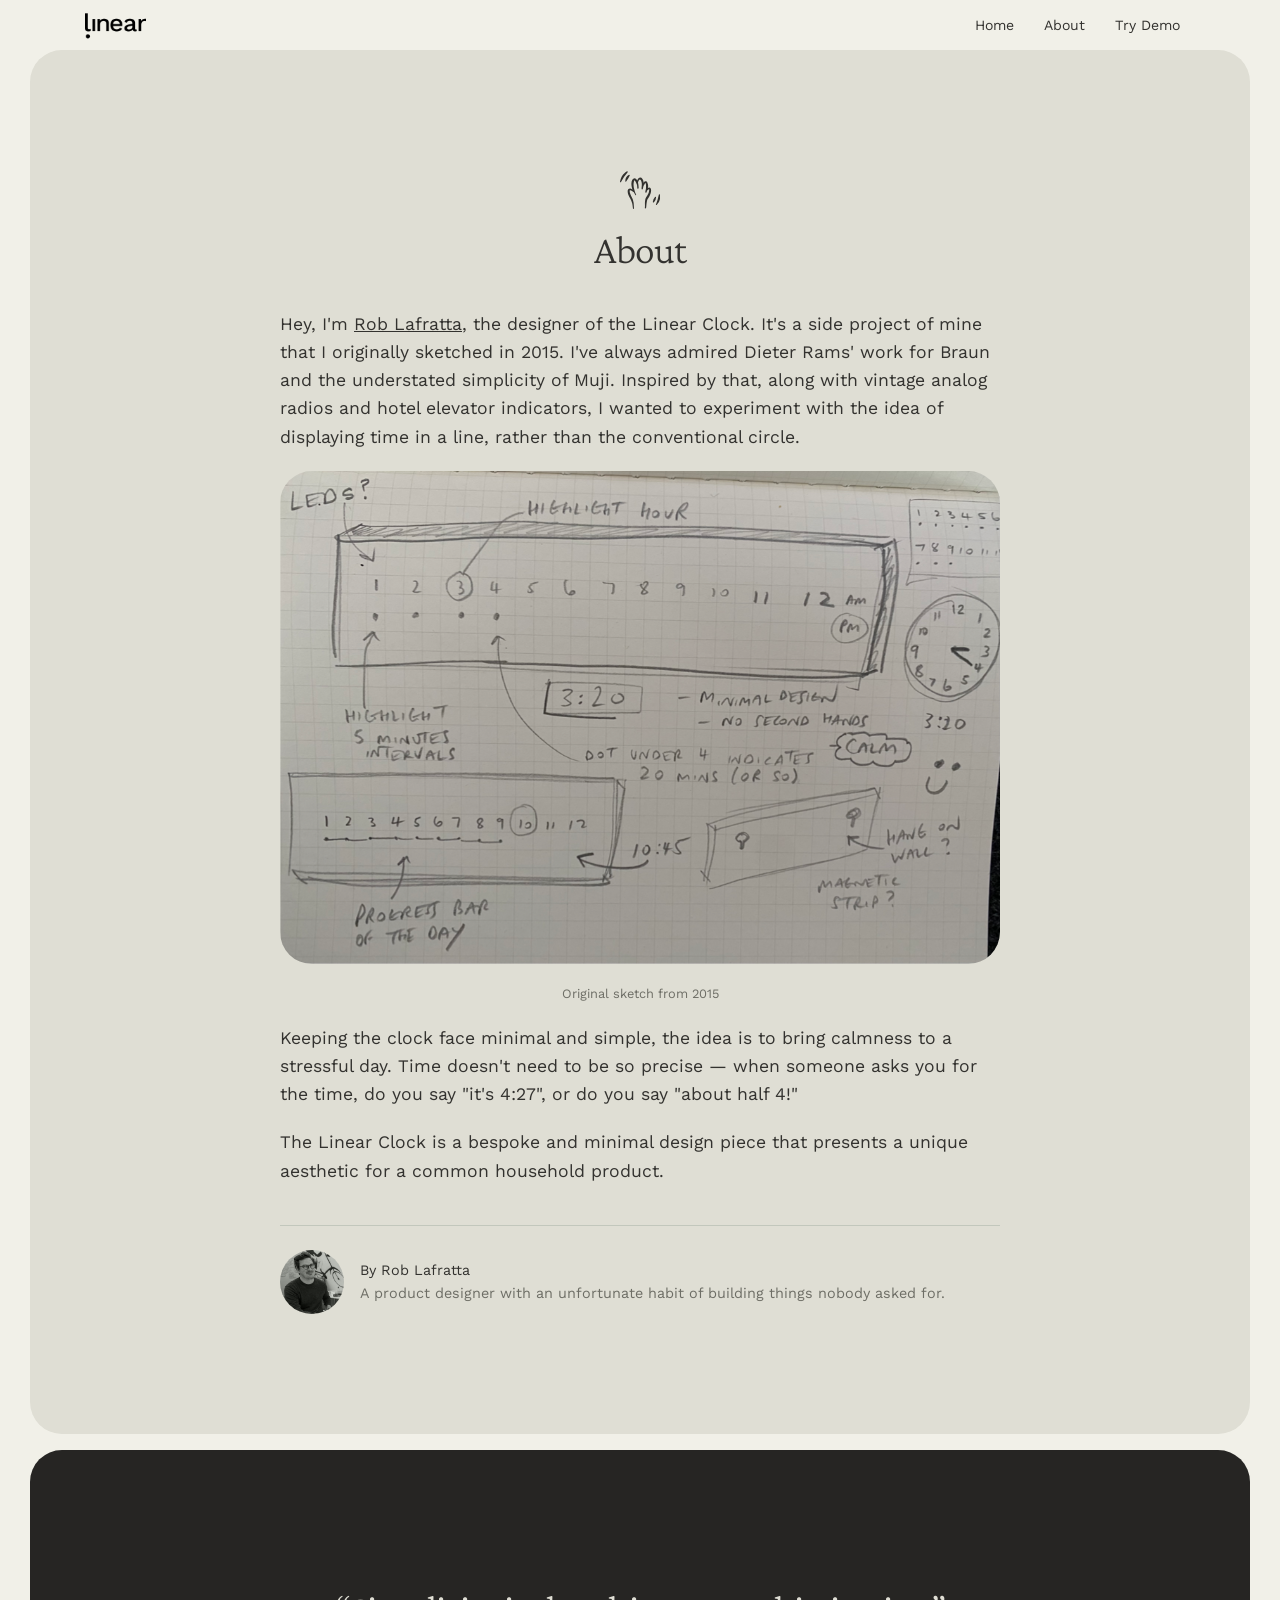
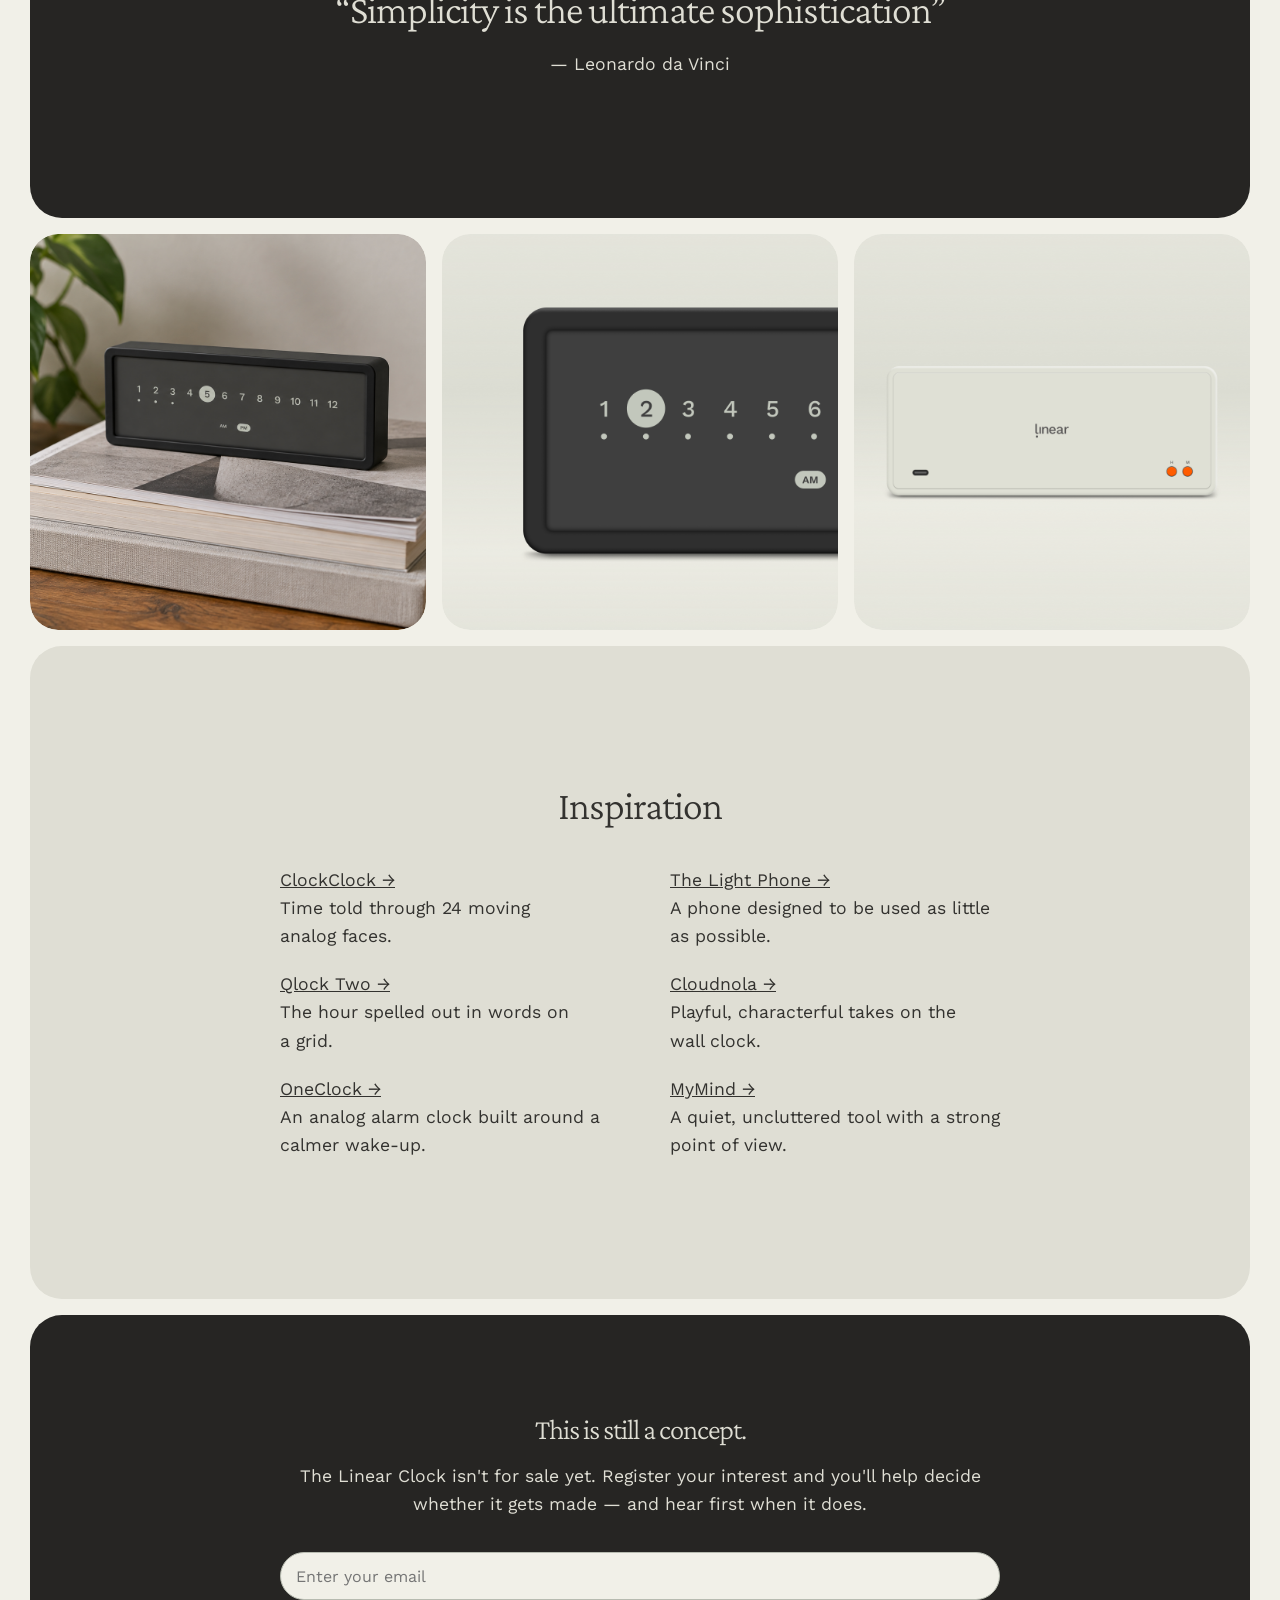
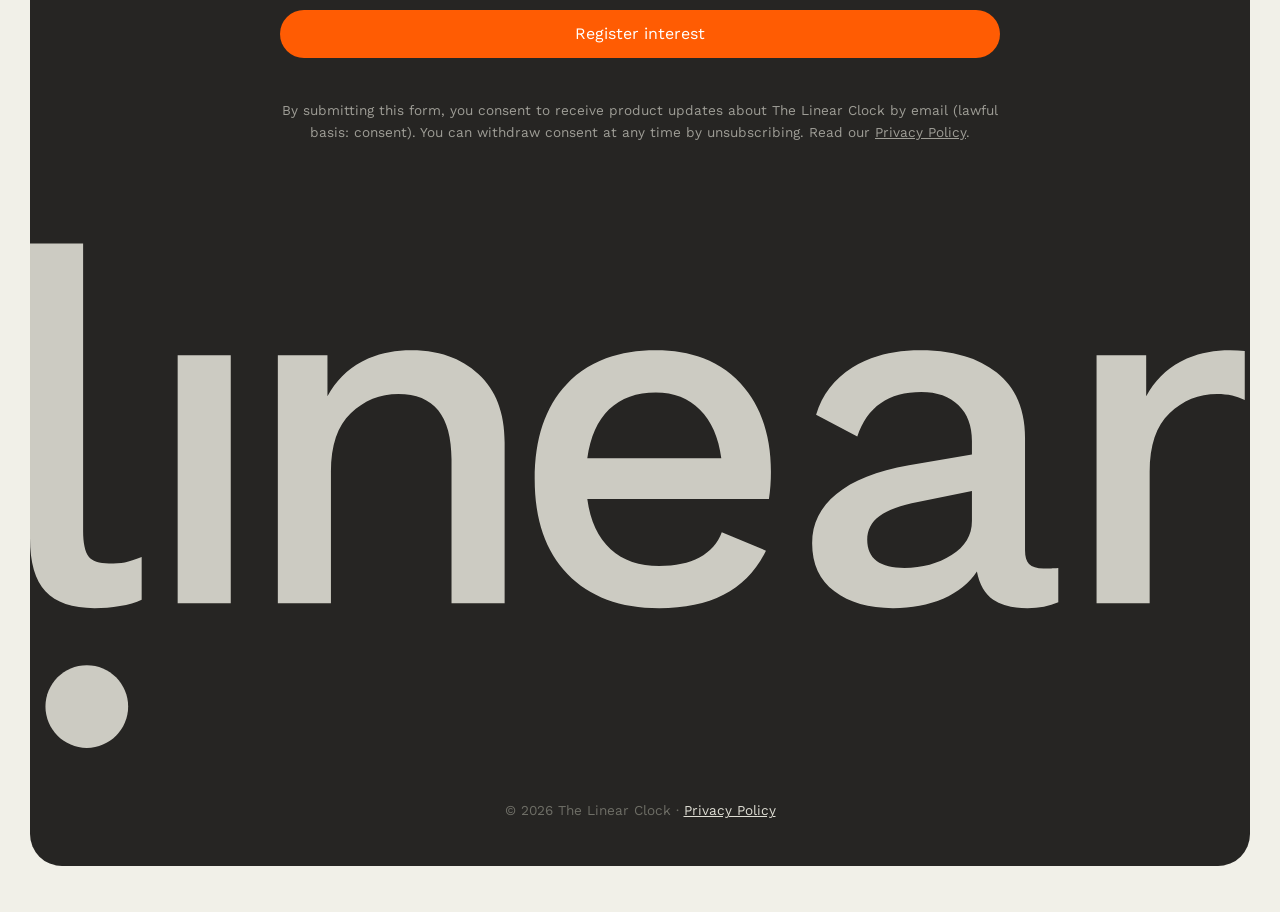
<file: about.html>
<!DOCTYPE html>
<html lang="en">
<head>
<meta charset="utf-8">
<meta http-equiv="X-UA-Compatible" content="IE=edge">
<meta name="viewport" content="width=device-width, initial-scale=1">
<meta name="description" content="Presenting a unique aesthetic for a common household product.">

<!-- favicons -->
<link rel="icon" type="image/png" href="icons/favicon-96x96.png" sizes="96x96" />
<link rel="icon" type="image/svg+xml" href="icons/favicon.svg" />
<link rel="shortcut icon" href="icons/favicon.ico" />
<link rel="apple-touch-icon" sizes="180x180" href="icons/apple-touch-icon.png" />
<link rel="manifest" href="icons/site.webmanifest" />

<!-- for social -->
<meta name="twitter:card" content="summary_large_image">
<meta name="twitter:site" content="@thelinearclock">
<meta name="twitter:creator" content="@thelinearclock">
<meta name="twitter:title" content="The Linear Clock">
<meta name="twitter:description" content="A bespoke and minimal design piece that introduces a unique way to display the time.">
<meta name="twitter:image" content="https://www.thelinearclock.co.uk/images/the-linear-clock.png">
<meta property="og:type" content="website" />
<meta property="og:url" content="https://thelinearclock.co.uk" />
<meta property="og:title" content="The Linear Clock" />
<meta property="og:description" content="A bespoke and minimal design piece that introduces a unique way to display the time." />
<meta property="og:image" content="https://www.thelinearclock.co.uk/images/the-linear-clock.png" />
<meta property="og:image:width" content="1024" />
<meta property="og:image:height" content="512" />

<title>About - The Linear Clock</title>

<link rel="stylesheet" href="https://cdn.jsdelivr.net/npm/bootstrap@3.4.1/dist/css/bootstrap.min.css" integrity="sha384-HSMxcRTRxnN+Bdg0JdbxYKrThecOKuH5zCYotlSAcp1+c8xmyTe9GYg1l9a69psu" crossorigin="anonymous">
<link href="css/styles.css?v=37" rel="stylesheet">
<link href="css/clock.css?v=26" rel="stylesheet">

<link rel="preconnect" href="https://fonts.googleapis.com">
<link rel="preconnect" href="https://fonts.gstatic.com" crossorigin>
<link href="https://fonts.googleapis.com/css2?family=Crimson+Pro:ital,wght@0,200..900;1,200..900&family=Work+Sans:wght@100..900&display=swap" rel="stylesheet">

  <script async src="https://www.googletagmanager.com/gtag/js?id=G-0FD1QXLLMS"></script>
  <script>
    window.dataLayer = window.dataLayer || [];
    function gtag(){ dataLayer.push(arguments); }
    gtag('js', new Date());
    gtag('config', 'G-0FD1QXLLMS');
  </script>
</head>
<body>
<div class="container-wrapper">
<nav class="navbar navbar-default navbar-fixed-top">
  <div class="container">
    <div class="navbar-header">
      <button type="button" class="navbar-toggle collapsed" data-toggle="collapse" data-target="#navbar" aria-expanded="false" aria-controls="navbar">
        <span class="sr-only">Toggle navigation</span>
        <span class="icon-bar"></span>
        <span class="icon-bar"></span>
        <span class="icon-bar"></span>
      </button>
      <a class="navbar-brand" href="index.html"><img class="logo" alt="The Linear Clock Logo" src="images/logo@2x.png" width="61" height="28"></a>
    </div>
    <div class="navbar-text navbar-right hidden-xs"></div>
    <div id="navbar" class="navbar-collapse collapse">
      <ul class="nav navbar-nav navbar-right">
        <li><a href="index.html">Home</a></li>
        <li><a href="about.html">About</a></li>
        <li><a href="demo.html" target="_blank">Try Demo</a></li>
      </ul>
    </div>
  </div>
</nav>
  
  
          
          
          <!-- content -->

          <!-- about story -->
          <div class="container-fluid light padding-100 margin-top-50">
            <div class="container">
              <div class="row">
                <div class="col-md-offset-2 col-md-8 padding-30 text-center fadeInUpBig wow" data-wow-delay="0s">
                  <svg xmlns="http://www.w3.org/2000/svg" fill="none" aria-hidden="true" class="svg-icon about-icon" viewBox="0 0 24 24"><path fill="currentColor" d="M16.7 11q.3-1.2.1-2.3-.4-1.6-1-1.9-1-.3-1.6.8c-.2-3.3-2.8-4.4-3.9-1.3-1.5-3.3-4.9-.5-2.8 5.5q-1.3-1.1-2.4-.4c-.8.6-.5 2.5-.1 3.5.6 1.7 1.7 2.8 2.3 5 .6 2.8.3 3.5.9 3.5l.2-.4-.2-3.2c-.4-2.8-1.2-3.3-2-5.4q-.4-1-.4-2c.2-.7 1.8.4 2.5 1l1 1.8h.2c.6-.4-.3-.7-1-3.8Q7.8 9 8.4 6.8l.2-.5.1-.2c.2 0 .6.7.7 1q1 1.7 1 3.8a.4.4 0 0 0 .8-.2q0-1.6-.4-3.2a3 3 0 0 1 1-1.8c.7-.4 1.3 1.6 1.3 2.6 0 2.4-.5 3.4.2 3.4l.4-.3.4-1.8.7-1.2c.4-.7.5-1 .8.5v2c-.3 2.1-.7 2.5-.2 2.7a.4.4 0 0 0 .5-.3l.5-1.2c.2-.1 1-.7 1.1-.5s-.1 1.4-.2 1.8c-.9 2.7-1.8 2.5-2.2 4.8-.3 1.6 0 3.5-.2 4.4a.4.4 0 0 0 .3.5c.8.1.4-1.3.9-4 .4-2.4 1.2-2 2-4.4.5-1.1 1-3.4-.1-4a1 1 0 0 0-1.3.3M5 4.9l.8-1.4a.4.4 0 0 0-.6-.5 4 4 0 0 0-2 3.6.3.3 0 1 0 .6.2zm-.4-3.6a.4.4 0 0 0-.4-.6C1.5 2.5.7 4.1 0 7a.3.3 0 0 0 .6.2 28 28 0 0 1 4-5.9m17 15.2a.3.3 0 0 0-.7-.2l-.8 1.3-.4 1.5a.4.4 0 0 0 .7.3 4 4 0 0 0 1.2-3m2.4-1.5a.3.3 0 1 0-.7 0 34 34 0 0 1-1.8 6 .4.4 0 0 0 .6 0 7 7 0 0 0 1.9-6"/></svg>
                  <h1>About</h1>
                </div>
                <div class="col-md-offset-2 col-md-8 padding-30 fadeInUpBig wow" data-wow-delay="0.1s">
                  <p>Hey, I'm <a href="https://roblafratta.com/" target="_blank" title="Rob Lafratta Product Designer">Rob Lafratta</a>, the designer of the Linear Clock. It's a side project of mine that I originally sketched in 2015. I've always admired Dieter Rams' work for Braun and the understated simplicity of Muji. Inspired by that, along with vintage analog radios and hotel elevator indicators, I wanted to experiment with the idea of displaying time in a line, rather than the conventional circle.</p>

                  <p><img class="rounded-img" src="images/linear-original-sketch-2015.png" alt="The Linear Clock original sketch from 2015"></p>
                  <p class="caption">Original sketch from 2015</p>

                  <p>Keeping the clock face minimal and simple, the idea is to bring calmness to a stressful day. Time doesn't need to be so precise — when someone asks you for the time, do you say "it's 4:27", or do you say "about half 4!"</p>

                  <p>The Linear Clock is a bespoke and minimal design piece that presents a unique aesthetic for a common household product.</p>

                  <div class="byline">
                    <img class="byline-photo" src="images/me.png" alt="Rob Lafratta" width="64" height="64">
                    <p class="byline-text"><span class="byline-name">By Rob Lafratta</span>A product designer with an unfortunate habit of building things nobody asked for.</p>
                  </div>
                </div>
              </div>
            </div>
          </div>
          <!-- / about story -->

          <!-- prototyping — add process images to images/ then uncomment
          <div class="container-fluid light padding-100">
            <div class="container">
              <div class="row">
                <div class="col-md-offset-2 col-md-8 padding-30 text-center fadeInUpBig wow" data-wow-delay="0s">
                  <h1>From sketch to object.</h1>
                </div>
                <div class="col-md-offset-2 col-md-8 padding-30 fadeInUpBig wow" data-wow-delay="0.1s">
                  <p>A few of the steps along the way — paper models, mockups, and test builds.</p>
                </div>
              </div>
            </div>
          </div>
          <div class="container-fluid image-gallery">
            <div class="row">
              <div class="col-md-4 no-padding overflow-hidden fadeIn wow" data-wow-delay="0s"> <img class="grow" src="images/prototype-1.png" alt="The Linear Clock prototype step 1"> </div>
              <div class="col-md-4 no-padding overflow-hidden fadeIn wow" data-wow-delay="0.1s"> <img class="grow" src="images/prototype-2.png" alt="The Linear Clock prototype step 2"> </div>
              <div class="col-md-4 no-padding overflow-hidden fadeIn wow" data-wow-delay="0.2s"> <img class="grow" src="images/prototype-3.png" alt="The Linear Clock prototype step 3"> </div>
            </div>
          </div>
          -->

          <!-- quote block -->
          <div class="container-fluid dark padding-100">
            <div class="container">
              <div class="row">
                <div class="col-md-offset-2 col-md-8 padding-30 text-center fadeInUpBig wow" data-wow-delay="0s">
                  <h1>&ldquo;Simplicity is the ultimate sophistication&rdquo;</h1>
                  <p>— Leonardo da Vinci</p>
                </div>
              </div>
            </div>
          </div>
          <!-- / quote block -->

          <!-- image gallery x3 -->
          <div class="container-fluid image-gallery">
            <div class="row">
              <div class="col-md-4 no-padding overflow-hidden fadeIn wow" data-wow-delay="0s"> <img class="grow" src="images/linear-3.png" alt="The Linear Clock 3"> </div>
              <div class="col-md-4 no-padding overflow-hidden fadeIn wow" data-wow-delay="0.1s"> <img class="grow" src="images/linear-7.png" alt="The Linear Clock 1"> </div>
              <div class="col-md-4 no-padding overflow-hidden fadeIn wow" data-wow-delay="0.2s"> <img class="grow" src="images/linear-6.png" alt="The Linear Clock 3"> </div>
            </div>
          </div>
          <!-- / image gallery -->

          <!-- inspiration block -->
          <div class="container-fluid light padding-100">
            <div class="container">
              <div class="row">
                <div class="col-md-offset-2 col-md-8 padding-30 text-center fadeInUpBig wow" data-wow-delay="0s">
                  <h1>Inspiration</h1>
                </div>
                <div class="col-md-offset-2 col-md-4 padding-30 fadeInUpBig wow" data-wow-delay="0.1s">
                  <p><a href="https://clockclock.com/" target="_blank" title="ClockClock">ClockClock →</a><br>Time told through 24 moving analog faces.</p>
                  <p><a href="https://qlocktwo.com/en/" target="_blank" title="Qlock Two">Qlock Two →</a><br>The hour spelled out in words on a grid.</p>
                  <p><a href="https://www.oneclock.co/" target="_blank" title="OneClock">OneClock →</a><br>An analog alarm clock built around a calmer wake-up.</p>
                </div>
                <div class="col-md-4 padding-30 fadeInUpBig wow" data-wow-delay="0.2s">
                  <p><a href="https://www.thelightphone.com/" target="_blank" title="The Light Phone">The Light Phone →</a><br>A phone designed to be used as little as possible.</p>
                  <p><a href="https://cloudnola.com/collections/all-clocks" target="_blank" title="Cloudnola">Cloudnola →</a><br>Playful, characterful takes on the wall clock.</p>
                  <p><a href="https://mymind.com/" target="_blank" title="My Mind">MyMind →</a><br>A quiet, uncluttered tool with a strong point of view.</p>
                </div>
              </div>
            </div>
          </div>
          <!-- / inspiration block -->

  <!-- /content -->

<footer>
  <div class="container-fluid footer-block text-center dark">
    <div class="container">
      <div id="register" class="row">
        <div class="col-md-offset-2 col-md-8 padding-30">
          <h2>This is still a concept.</h2>
          <p>The Linear Clock isn't for sale yet. Register your interest and you'll help decide whether it gets made — and hear first when it does.</p>
          <form id="email-form">
            <label for="email-input" class="sr-only">Email address</label>
            <input type="email" id="email-input" name="email" class="email" placeholder="Enter your email" aria-describedby="terms-copy response-message" required />
            <div class="honeypot-field" aria-hidden="true">
              <label for="website">Leave this field empty</label>
              <input type="text" id="website" name="website" tabindex="-1" autocomplete="off" />
            </div>
            <button type="submit" id="notify-button">Register interest</button>
            <p id="response-message" aria-live="polite"></p>
          </form>
          <p class="terms" id="terms-copy">
            By submitting this form, you consent to receive product updates about The Linear Clock by email (lawful basis: consent). You can withdraw consent at any time by unsubscribing. Read our <a href="privacy.html" target="_blank">Privacy Policy</a>.
          </p>
        </div>
      </div>
    </div>
    <img class="footer-wordmark" src="images/logo-cream.svg" alt="The Linear Clock" aria-hidden="true">
    <div class="container">
      <p class="footer-copy">&copy; <span class="js-current-year">2026</span> The Linear Clock &middot; <a href="privacy.html">Privacy Policy</a></p>
    </div>
  </div>
</footer>


</div>
<script src="js/script.js"></script>
<script type="module" src="js/shop-form.js?v=7"></script>
<script src="js/wow.min.js"></script>
</body>
</html>
</file>
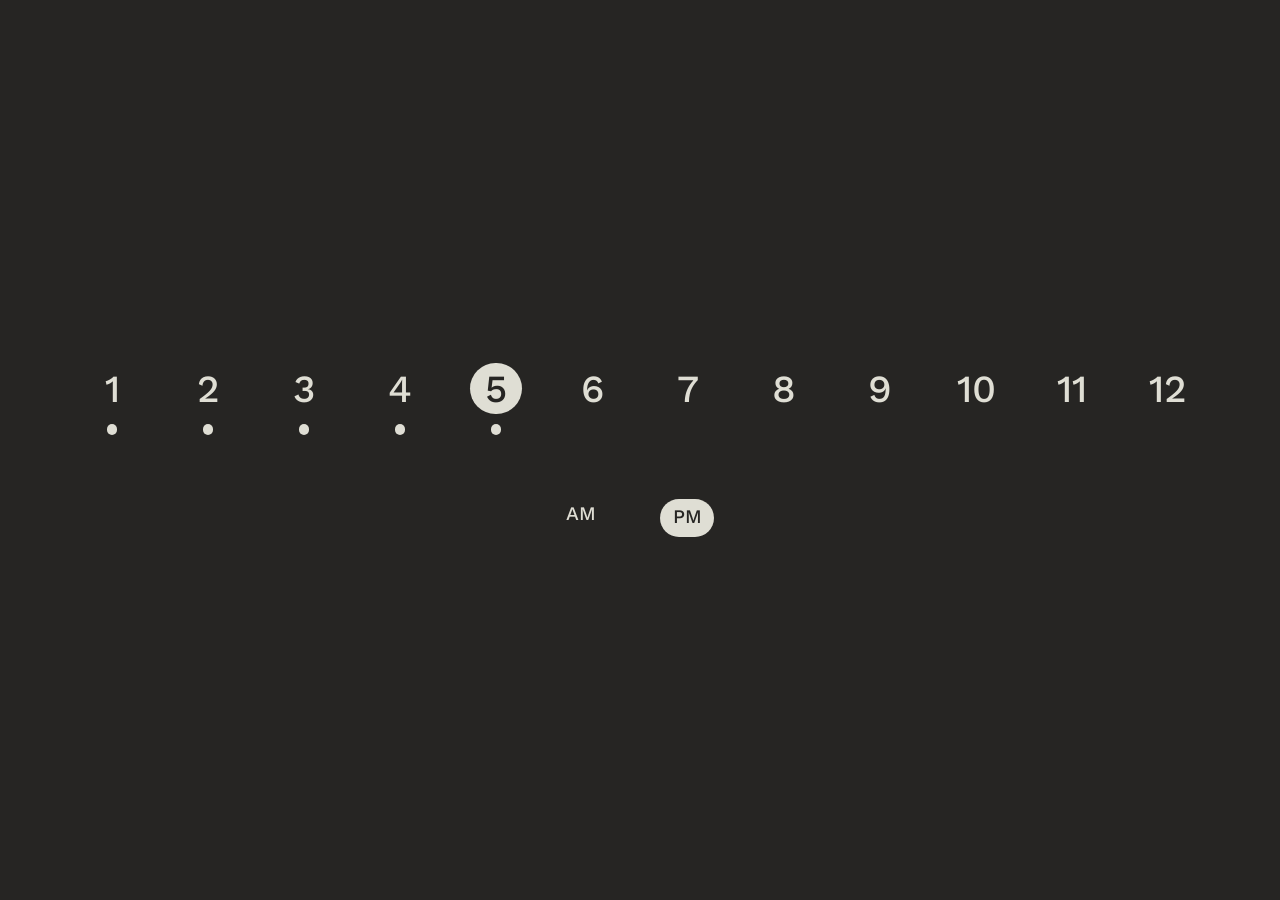
<file: demo.html>
<!DOCTYPE html>
<html lang="en">
<head>
<meta charset="utf-8">
<meta http-equiv="X-UA-Compatible" content="IE=edge">
<meta name="viewport" content="width=device-width, initial-scale=1">
<meta name="description" content="A bespoke and minimal design piece that introduces a unique way to display the time.">

<meta name="apple-mobile-web-app-status-bar-style" content="black-translucent">

<link rel="icon" type="image/png" href="icons/favicon-96x96.png" sizes="96x96" />
<link rel="icon" type="image/svg+xml" href="icons/favicon.svg" />
<link rel="shortcut icon" href="icons/favicon.ico" />
<link rel="apple-touch-icon" sizes="180x180" href="icons/apple-touch-icon.png" />
<link rel="manifest" href="icons/site.webmanifest" />

<meta name="twitter:card" content="summary_large_image">
<meta name="twitter:site" content="@thelinearclock">
<meta name="twitter:creator" content="@thelinearclock">
<meta name="twitter:title" content="The Linear Clock">
<meta name="twitter:description" content="A bespoke and minimal design piece that introduces a unique way to display the time.">
<meta name="twitter:image" content="https://www.thelinearclock.co.uk/images/the-linear-clock.png">
<meta property="og:type" content="website" />
<meta property="og:url" content="https://thelinearclock.co.uk" />
<meta property="og:title" content="The Linear Clock" />
<meta property="og:description" content="A bespoke and minimal design piece that introduces a unique way to display the time." />
<meta property="og:image" content="https://www.thelinearclock.co.uk/images/the-linear-clock.png" />
<meta property="og:image:width" content="1024" />
<meta property="og:image:height" content="512" />

<title>The Linear Clock</title>

<link href="css/demo-clock.css?v=2" rel="stylesheet">

<link rel="preconnect" href="https://fonts.googleapis.com">
<link rel="preconnect" href="https://fonts.gstatic.com" crossorigin>
<link href="https://fonts.googleapis.com/css2?family=Work+Sans:wght@100..900&display=swap" rel="stylesheet">

<script async src="https://www.googletagmanager.com/gtag/js?id=G-0FD1QXLLMS"></script>
<script>
  window.dataLayer = window.dataLayer || [];
  function gtag(){ dataLayer.push(arguments); }
  gtag('js', new Date());
  gtag('config', 'G-0FD1QXLLMS');
</script>
</head>
<body>
  <div class="clock-container layout-linear">
    <div class="hours">
      <div class="hour-dot" data-hour="1"><div class="hour">1</div><div class="dot" data-index="1"></div></div>
      <div class="hour-dot" data-hour="2"><div class="hour">2</div><div class="dot" data-index="2"></div></div>
      <div class="hour-dot" data-hour="3"><div class="hour">3</div><div class="dot" data-index="3"></div></div>
      <div class="hour-dot" data-hour="4"><div class="hour">4</div><div class="dot" data-index="4"></div></div>
      <div class="hour-dot" data-hour="5"><div class="hour">5</div><div class="dot" data-index="5"></div></div>
      <div class="hour-dot" data-hour="6"><div class="hour">6</div><div class="dot" data-index="6"></div></div>
      <div class="hour-dot" data-hour="7"><div class="hour">7</div><div class="dot" data-index="7"></div></div>
      <div class="hour-dot" data-hour="8"><div class="hour">8</div><div class="dot" data-index="8"></div></div>
      <div class="hour-dot" data-hour="9"><div class="hour">9</div><div class="dot" data-index="9"></div></div>
      <div class="hour-dot" data-hour="10"><div class="hour">10</div><div class="dot" data-index="10"></div></div>
      <div class="hour-dot" data-hour="11"><div class="hour">11</div><div class="dot" data-index="11"></div></div>
      <div class="hour-dot" data-hour="12"><div class="hour">12</div><div class="dot hidden-dot" data-index="12"></div></div>
    </div>

    <div class="am-pm-center">
      <div class="am-pm am">AM</div>
      <div class="am-pm pm">PM</div>
    </div>
  </div>

  <div id="settings-overlay" class="settings-overlay">
    <div id="settings-dialog" class="settings-dialog">
      <h2>Display Settings</h2>
      <div class="setting-group" data-setting="theme">
        <div class="group-label">Theme</div>
        <div class="tabs">
          <label class="tab"><input type="radio" name="theme" value="light"/><span>Light</span></label>
          <label class="tab"><input type="radio" name="theme" value="dark"/><span>Dark</span></label>
        </div>
      </div>

      <div class="setting-group" data-setting="layout">
        <div class="group-label">Layout</div>
        <div class="tabs">
          <label class="tab"><input type="radio" name="layout" value="linear"/><span>Linear</span></label>
          <label class="tab"><input type="radio" name="layout" value="stack"/><span>Stack</span></label>
        </div>
      </div>

      <div class="setting-group" data-setting="format">
        <div class="group-label">Numbers</div>
        <div class="tabs">
          <label class="tab"><input type="radio" name="format" value="standard"/><span>1, 2, 3</span></label>
          <label class="tab"><input type="radio" name="format" value="kanji"/><span>一, 二, 三</span></label>
          <label class="tab"><input type="radio" name="format" value="roman"/><span>I, II, III</span></label>
        </div>
      </div>

      <button id="close-settings">Done</button>
      <p class="caption"><a href="index.html" title="View the Linear Clock Website">Go to website →</a></p>
    </div>
  </div>

  <div class="edit-cursor" aria-hidden="true">
    <svg viewBox="0 0 24 24" fill="none" stroke="currentColor" stroke-width="2.5" stroke-linecap="round" stroke-linejoin="round"><path d="M12 20h9"/><path d="M16.5 3.5a2.12 2.12 0 0 1 3 3L7 19l-4 1 1-4Z"/></svg>
    <span>Edit</span>
  </div>

  <button type="button" class="edit-fab" aria-label="Edit display settings">
    <svg viewBox="0 0 24 24" fill="none" stroke="currentColor" stroke-width="2.5" stroke-linecap="round" stroke-linejoin="round" aria-hidden="true"><path d="M12 20h9"/><path d="M16.5 3.5a2.12 2.12 0 0 1 3 3L7 19l-4 1 1-4Z"/></svg>
    <span>Edit display</span>
  </button>

  <script src="js/demo-clock.js?v=2"></script>
</body>
</html>
</file>
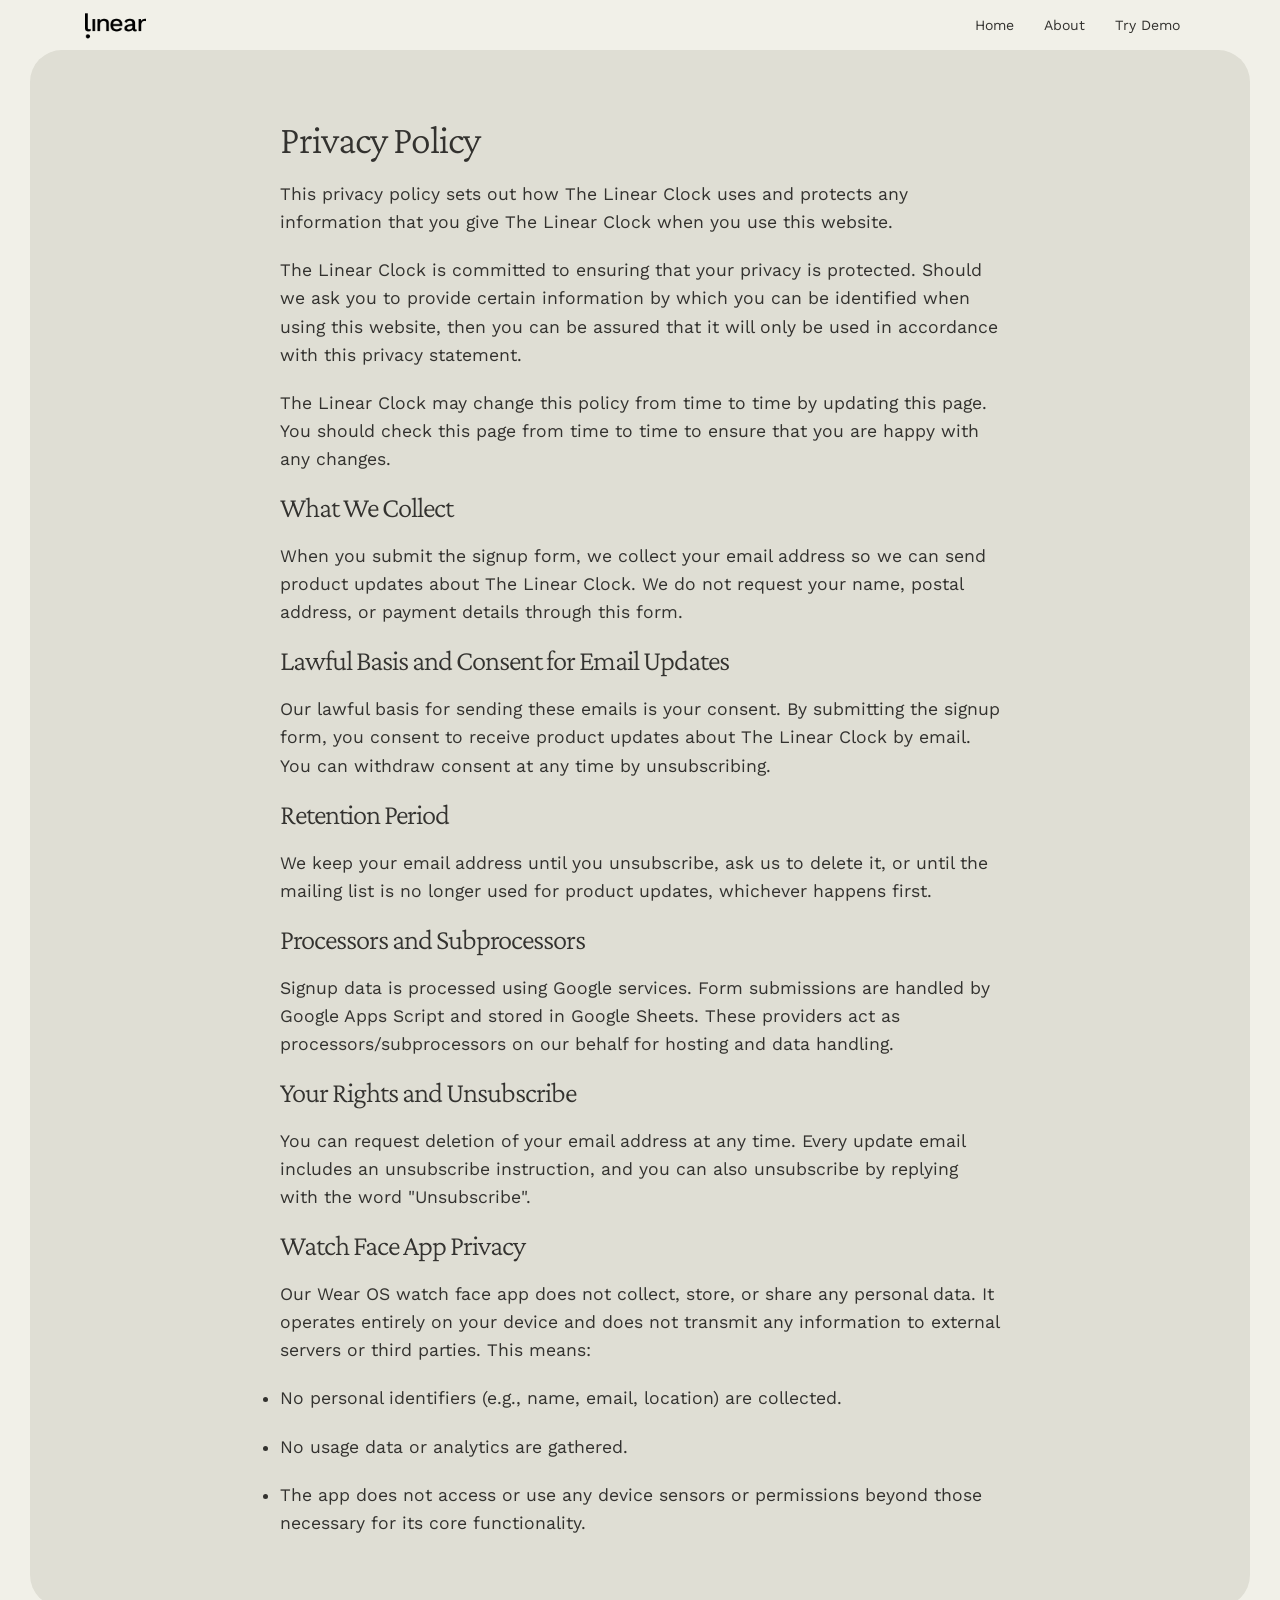
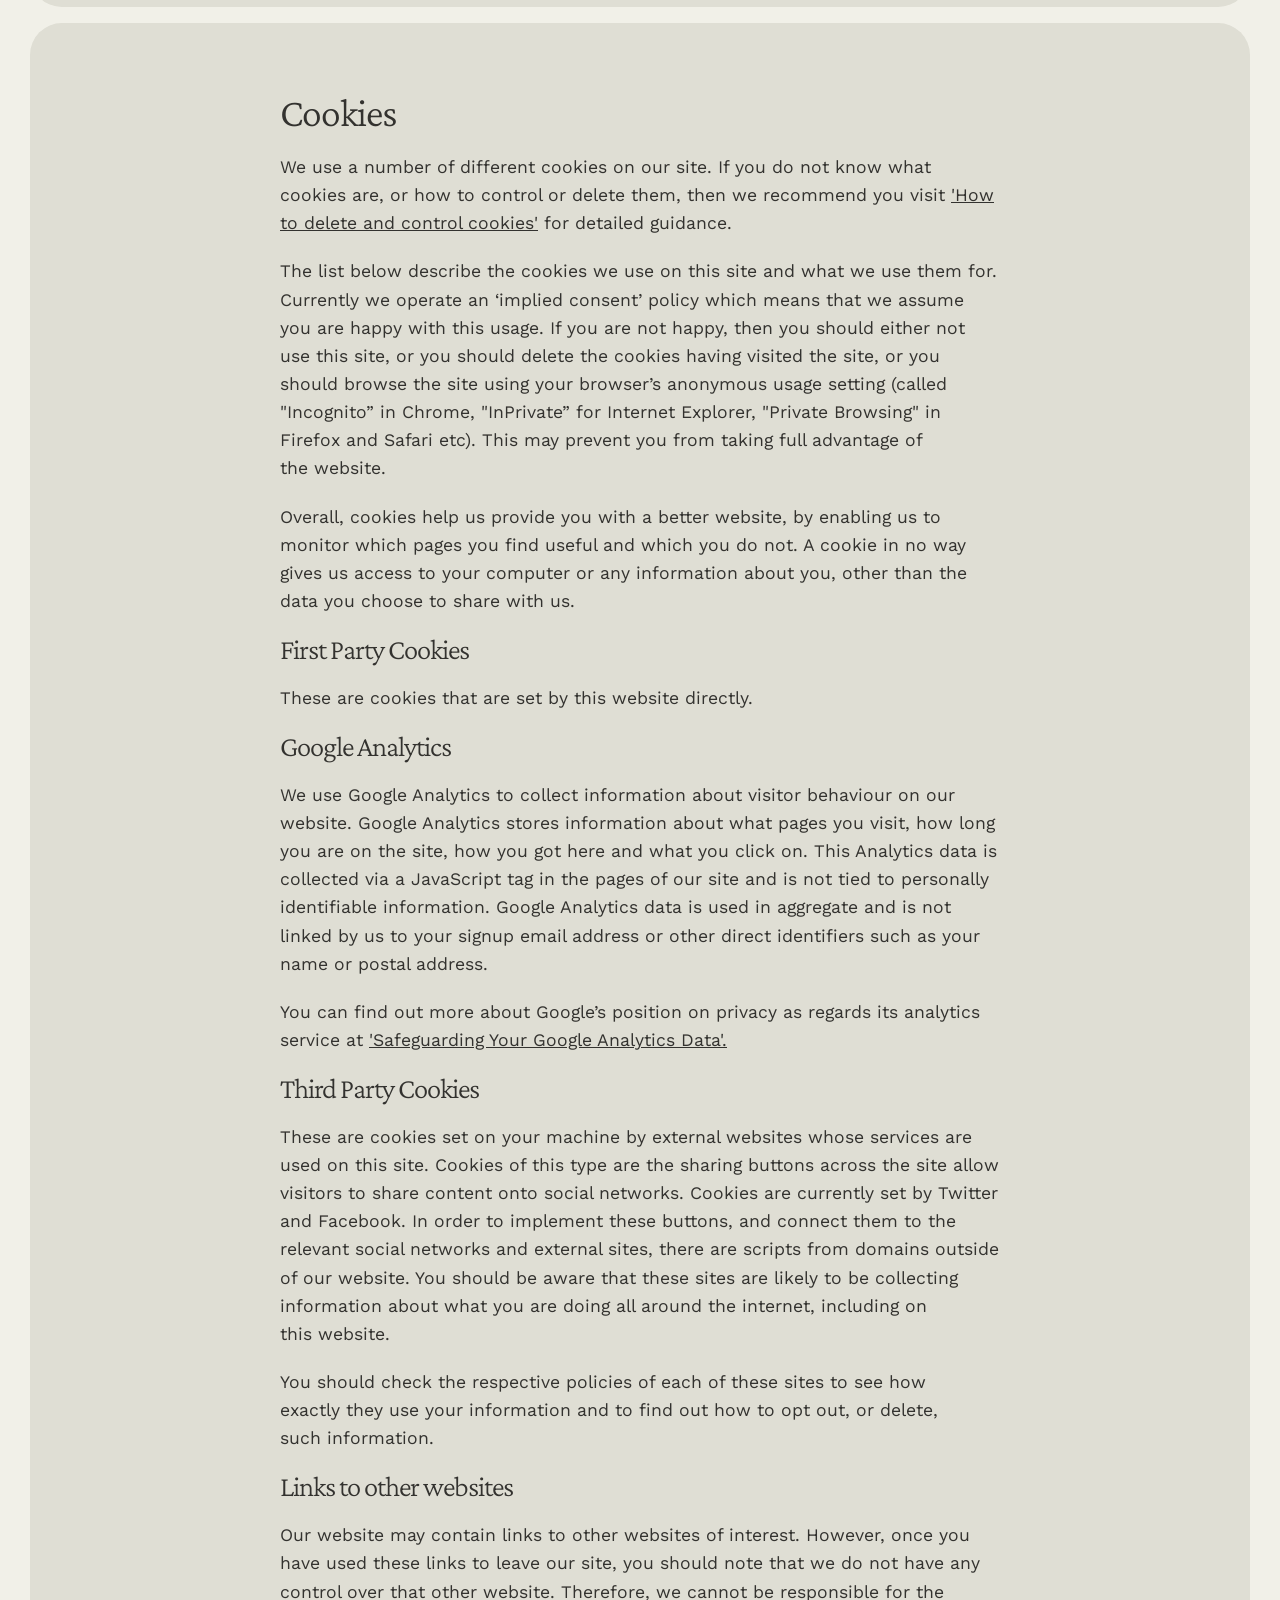
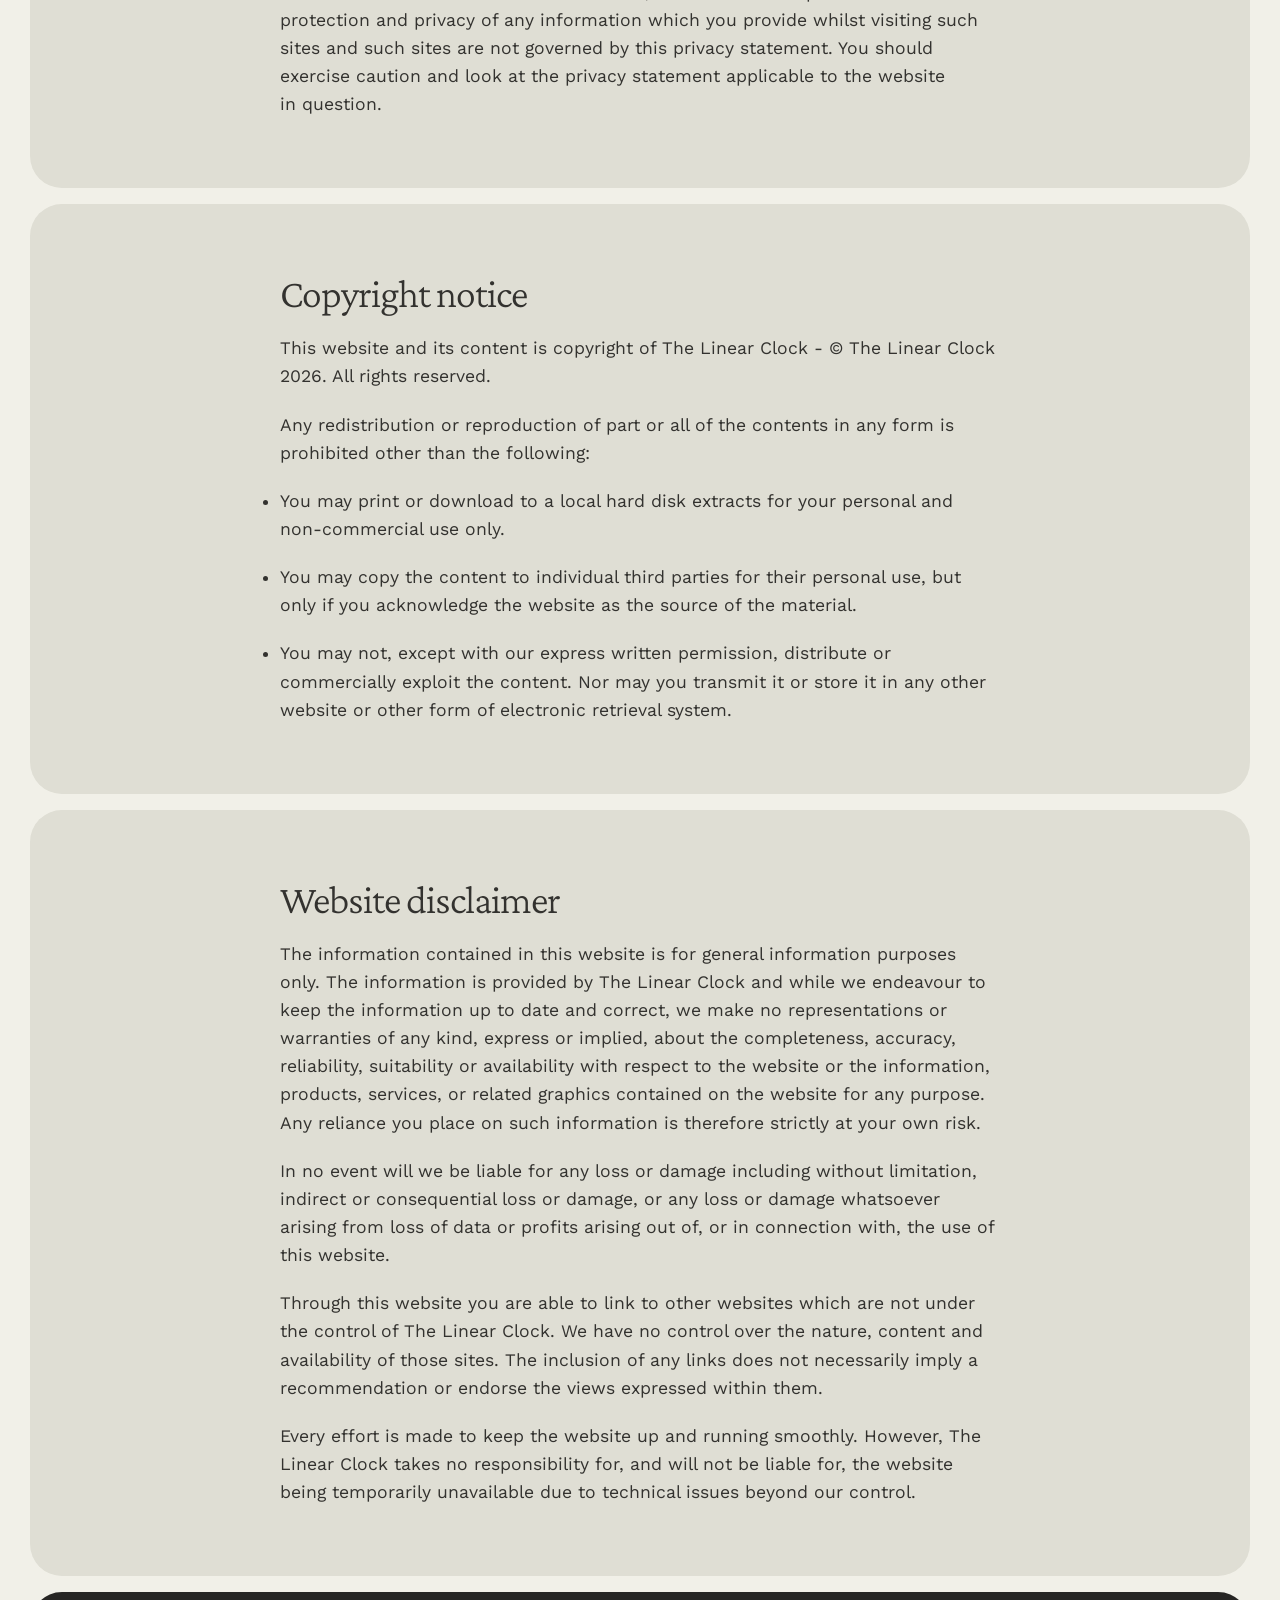
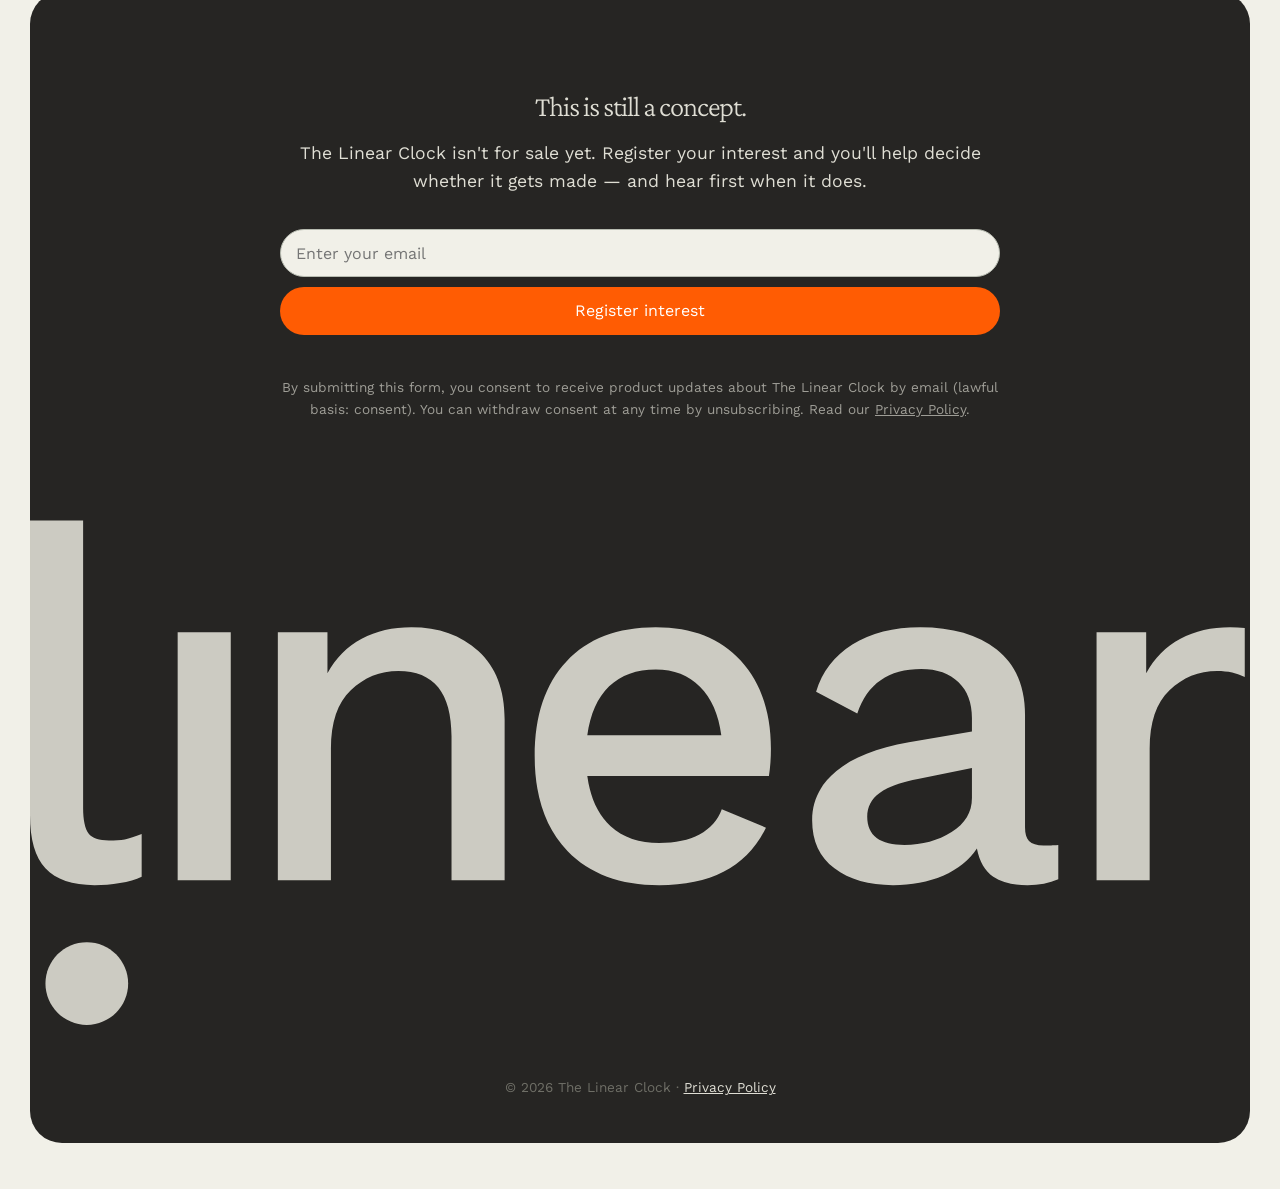
<file: privacy.html>
<!DOCTYPE html>
<html lang="en">
<head>
<meta charset="utf-8">
<meta http-equiv="X-UA-Compatible" content="IE=edge">
<meta name="viewport" content="width=device-width, initial-scale=1">
<meta name="description" content="A bespoke and minimal design piece that introduces a unique way to display the time.">

<!-- favicons -->
<link rel="icon" type="image/png" href="icons/favicon-96x96.png" sizes="96x96" />
<link rel="icon" type="image/svg+xml" href="icons/favicon.svg" />
<link rel="shortcut icon" href="icons/favicon.ico" />
<link rel="apple-touch-icon" sizes="180x180" href="icons/apple-touch-icon.png" />
<link rel="manifest" href="icons/site.webmanifest" />

<!-- for social -->
<meta name="twitter:card" content="summary_large_image">
<meta name="twitter:site" content="@thelinearclock">
<meta name="twitter:creator" content="@thelinearclock">
<meta name="twitter:title" content="The Linear Clock">
<meta name="twitter:description" content="A bespoke and minimal design piece that introduces a unique way to display the time.">
<meta name="twitter:image" content="https://www.thelinearclock.co.uk/images/the-linear-clock.png">
<meta property="og:type" content="website" />
<meta property="og:url" content="https://thelinearclock.co.uk" />
<meta property="og:title" content="The Linear Clock" />
<meta property="og:description" content="A bespoke and minimal design piece that introduces a unique way to display the time." />
<meta property="og:image" content="https://www.thelinearclock.co.uk/images/the-linear-clock.png" />
<meta property="og:image:width" content="1024" />
<meta property="og:image:height" content="512" />

<title>Privacy &amp; Cookie Policy - The Linear Clock</title>

<link rel="stylesheet" href="https://cdn.jsdelivr.net/npm/bootstrap@3.4.1/dist/css/bootstrap.min.css" integrity="sha384-HSMxcRTRxnN+Bdg0JdbxYKrThecOKuH5zCYotlSAcp1+c8xmyTe9GYg1l9a69psu" crossorigin="anonymous">
<link href="css/styles.css?v=37" rel="stylesheet">
<link href="css/clock.css?v=26" rel="stylesheet">

<link rel="preconnect" href="https://fonts.googleapis.com">
<link rel="preconnect" href="https://fonts.gstatic.com" crossorigin>
<link href="https://fonts.googleapis.com/css2?family=Crimson+Pro:ital,wght@0,200..900;1,200..900&family=Work+Sans:wght@100..900&display=swap" rel="stylesheet">

  <script async src="https://www.googletagmanager.com/gtag/js?id=G-0FD1QXLLMS"></script>
  <script>
    window.dataLayer = window.dataLayer || [];
    function gtag(){ dataLayer.push(arguments); }
    gtag('js', new Date());
    gtag('config', 'G-0FD1QXLLMS');
  </script>
</head>
<body>
<div class="container-wrapper">
<nav class="navbar navbar-default navbar-fixed-top">
  <div class="container">
    <div class="navbar-header">
      <button type="button" class="navbar-toggle collapsed" data-toggle="collapse" data-target="#navbar" aria-expanded="false" aria-controls="navbar">
        <span class="sr-only">Toggle navigation</span>
        <span class="icon-bar"></span>
        <span class="icon-bar"></span>
        <span class="icon-bar"></span>
      </button>
      <a class="navbar-brand" href="index.html"><img class="logo" alt="The Linear Clock Logo" src="images/logo@2x.png" width="61" height="28"></a>
    </div>
    <div class="navbar-text navbar-right hidden-xs"></div>
    <div id="navbar" class="navbar-collapse collapse">
      <ul class="nav navbar-nav navbar-right">
        <li><a href="index.html">Home</a></li>
        <li><a href="about.html">About</a></li>
        <li><a href="demo.html" target="_blank">Try Demo</a></li>
      </ul>
    </div>
  </div>
</nav>
  

          
          
          <!-- content -->

          <!-- Privacy Policy -->
          <div class="container-fluid light padding-50 margin-top-50">
            <div class="container">
              <div class="row">
                <div class="col-md-offset-2 col-md-8 padding-30 fadeInUpBig wow" data-wow-delay="0s">

                  <h1>Privacy Policy</h1>
                  <p>This privacy policy sets out how The Linear Clock uses and protects any information that you give The Linear Clock when you use this website.</p>
                  <p>The Linear Clock is committed to ensuring that your privacy is protected. Should we ask you to provide certain information by which you can be identified when using this website, then you can be assured that it will only be used in accordance with this privacy statement.</p>
                  <p>The Linear Clock may change this policy from time to time by updating this page. You should check this page from time to time to ensure that you are happy with any changes.</p>

                  <h2>What We Collect</h2>
                  <p>When you submit the signup form, we collect your email address so we can send product updates about The Linear Clock. We do not request your name, postal address, or payment details through this form.</p>

                  <h2>Lawful Basis and Consent for Email Updates</h2>
                  <p>Our lawful basis for sending these emails is your consent. By submitting the signup form, you consent to receive product updates about The Linear Clock by email. You can withdraw consent at any time by unsubscribing.</p>

                  <h2>Retention Period</h2>
                  <p>We keep your email address until you unsubscribe, ask us to delete it, or until the mailing list is no longer used for product updates, whichever happens first.</p>

                  <h2>Processors and Subprocessors</h2>
                  <p>Signup data is processed using Google services. Form submissions are handled by Google Apps Script and stored in Google Sheets. These providers act as processors/subprocessors on our behalf for hosting and data handling.</p>

                  <h2>Your Rights and Unsubscribe</h2>
                  <p>You can request deletion of your email address at any time. Every update email includes an unsubscribe instruction, and you can also unsubscribe by replying with the word "Unsubscribe".</p>

                  <h2>Watch Face App Privacy</h2>
                  <p>Our Wear OS watch face app does not collect, store, or share any personal data. It operates entirely on your device and does not transmit any information to external servers or third parties. This means:</p>
                  <ul class="ticks">
                    <li>No personal identifiers (e.g., name, email, location) are collected.</li>
                    <li>No usage data or analytics are gathered.</li>
                    <li>The app does not access or use any device sensors or permissions beyond those necessary for its core functionality.</li>
                  </ul>

                </div>
              </div>
            </div>
          </div>

          <!-- Cookies -->
          <div class="container-fluid light padding-50">
            <div class="container">
              <div class="row">
                <div class="col-md-offset-2 col-md-8 padding-30 fadeInUpBig wow" data-wow-delay="0s">

                  <h1>Cookies</h1>
                  <p>We use a number of different cookies on our site. If you do not know what cookies are, or how to control or delete them, then we recommend you visit <a href="https://www.aboutcookies.org" title="How to delete and control cookies">'How to delete and control cookies'</a> for detailed guidance.</p>
                  <p>The list below describe the cookies we use on this site and what we use them for. Currently we operate an ‘implied consent’ policy which means that we assume you are happy with this usage. If you are not happy, then you should either not use this site, or you should delete the cookies having visited the site, or you should browse the site using your browser’s anonymous usage setting (called "Incognito” in Chrome, "InPrivate” for Internet Explorer, "Private Browsing" in Firefox and Safari etc). This may prevent you from taking full advantage of the website.</p>
                  <p>Overall, cookies help us provide you with a better website, by enabling us to monitor which pages you find useful and which you do not. A cookie in no way gives us access to your computer or any information about you, other than the data you choose to share with us.</p>

                  <h2>First Party Cookies</h2>
                  <p>These are cookies that are set by this website directly.</p>

                  <h2>Google Analytics</h2>
                  <p>We use Google Analytics to collect information about visitor behaviour on our website. Google Analytics stores information about what pages you visit, how long you are on the site, how you got here and what you click on. This Analytics data is collected via a JavaScript tag in the pages of our site and is not tied to personally identifiable information. Google Analytics data is used in aggregate and is not linked by us to your signup email address or other direct identifiers such as your name or postal address.</p>
                  <p>You can find out more about Google’s position on privacy as regards its analytics service at <a href="https://www.google.co.uk/intl/en/analytics/privacyoverview.html" title="Safeguarding Your Google Analytics Data – Google Analytics">'Safeguarding Your Google Analytics Data'.</a></p>

                  <h2>Third Party Cookies</h2>
                  <p>These are cookies set on your machine by external websites whose services are used on this site. Cookies of this type are the sharing buttons across the site allow visitors to share content onto social networks. Cookies are currently set by Twitter and Facebook. In order to implement these buttons, and connect them to the relevant social networks and external sites, there are scripts from domains outside of our website. You should be aware that these sites are likely to be collecting information about what you are doing all around the internet, including on this website.</p>
                  <p>You should check the respective policies of each of these sites to see how exactly they use your information and to find out how to opt out, or delete, such information.</p>

                  <h2>Links to other websites</h2>
                  <p>Our website may contain links to other websites of interest. However, once you have used these links to leave our site, you should note that we do not have any control over that other website. Therefore, we cannot be responsible for the protection and privacy of any information which you provide whilst visiting such sites and such sites are not governed by this privacy statement. You should exercise caution and look at the privacy statement applicable to the website in question.</p>

                </div>
              </div>
            </div>
          </div>

          <!-- Copyright notice -->
          <div class="container-fluid light padding-50">
            <div class="container">
              <div class="row">
                <div class="col-md-offset-2 col-md-8 padding-30 fadeInUpBig wow" data-wow-delay="0s">

                  <h1>Copyright notice</h1>
                  <p>This website and its content is copyright of The Linear Clock - &copy; The Linear Clock <span class="js-current-year">2026</span>. All rights reserved.</p>
                  <p>Any redistribution or reproduction of part or all of the contents in any form is prohibited other than the following:</p>
                  <ul class="ticks">
                    <li>You may print or download to a local hard disk extracts for your personal and non-commercial use only.</li>
                    <li>You may copy the content to individual third parties for their personal use, but only if you acknowledge the website as the source of the material.</li>
                    <li>You may not, except with our express written permission, distribute or commercially exploit the content. Nor may you transmit it or store it in any other website or other form of electronic retrieval system.</li>
                  </ul>

                </div>
              </div>
            </div>
          </div>

          <!-- Website disclaimer -->
          <div class="container-fluid light padding-50">
            <div class="container">
              <div class="row">
                <div class="col-md-offset-2 col-md-8 padding-30 fadeInUpBig wow" data-wow-delay="0s">

                  <h1>Website disclaimer</h1>
                  <p>The information contained in this website is for general information purposes only. The information is provided by The Linear Clock and while we endeavour to keep the information up to date and correct, we make no representations or warranties of any kind, express or implied, about the completeness, accuracy, reliability, suitability or availability with respect to the website or the information, products, services, or related graphics contained on the website for any purpose. Any reliance you place on such information is therefore strictly at your own risk.</p>
                  <p>In no event will we be liable for any loss or damage including without limitation, indirect or consequential loss or damage, or any loss or damage whatsoever arising from loss of data or profits arising out of, or in connection with, the use of this website.</p>
                  <p>Through this website you are able to link to other websites which are not under the control of The Linear Clock. We have no control over the nature, content and availability of those sites. The inclusion of any links does not necessarily imply a recommendation or endorse the views expressed within them.</p>
                  <p>Every effort is made to keep the website up and running smoothly. However, The Linear Clock takes no responsibility for, and will not be liable for, the website being temporarily unavailable due to technical issues beyond our control.</p>

                </div>
              </div>
            </div>
          </div>

  <!-- /content -->
 
<footer>
  <div class="container-fluid footer-block text-center dark">
    <div class="container">
      <div id="register" class="row">
        <div class="col-md-offset-2 col-md-8 padding-30">
          <h2>This is still a concept.</h2>
          <p>The Linear Clock isn't for sale yet. Register your interest and you'll help decide whether it gets made — and hear first when it does.</p>
          <form id="email-form">
            <label for="email-input" class="sr-only">Email address</label>
            <input type="email" id="email-input" name="email" class="email" placeholder="Enter your email" aria-describedby="terms-copy response-message" required />
            <div class="honeypot-field" aria-hidden="true">
              <label for="website">Leave this field empty</label>
              <input type="text" id="website" name="website" tabindex="-1" autocomplete="off" />
            </div>
            <button type="submit" id="notify-button">Register interest</button>
            <p id="response-message" aria-live="polite"></p>
          </form>
          <p class="terms" id="terms-copy">
            By submitting this form, you consent to receive product updates about The Linear Clock by email (lawful basis: consent). You can withdraw consent at any time by unsubscribing. Read our <a href="privacy.html" target="_blank">Privacy Policy</a>.
          </p>
        </div>
      </div>
    </div>
    <img class="footer-wordmark" src="images/logo-cream.svg" alt="The Linear Clock" aria-hidden="true">
    <div class="container">
      <p class="footer-copy">&copy; <span class="js-current-year">2026</span> The Linear Clock &middot; <a href="privacy.html">Privacy Policy</a></p>
    </div>
  </div>
</footer>


</div>
<script src="js/script.js"></script>
<script type="module" src="js/shop-form.js?v=7"></script>
<script src="js/wow.min.js"></script>
</body>
</html>
</file>
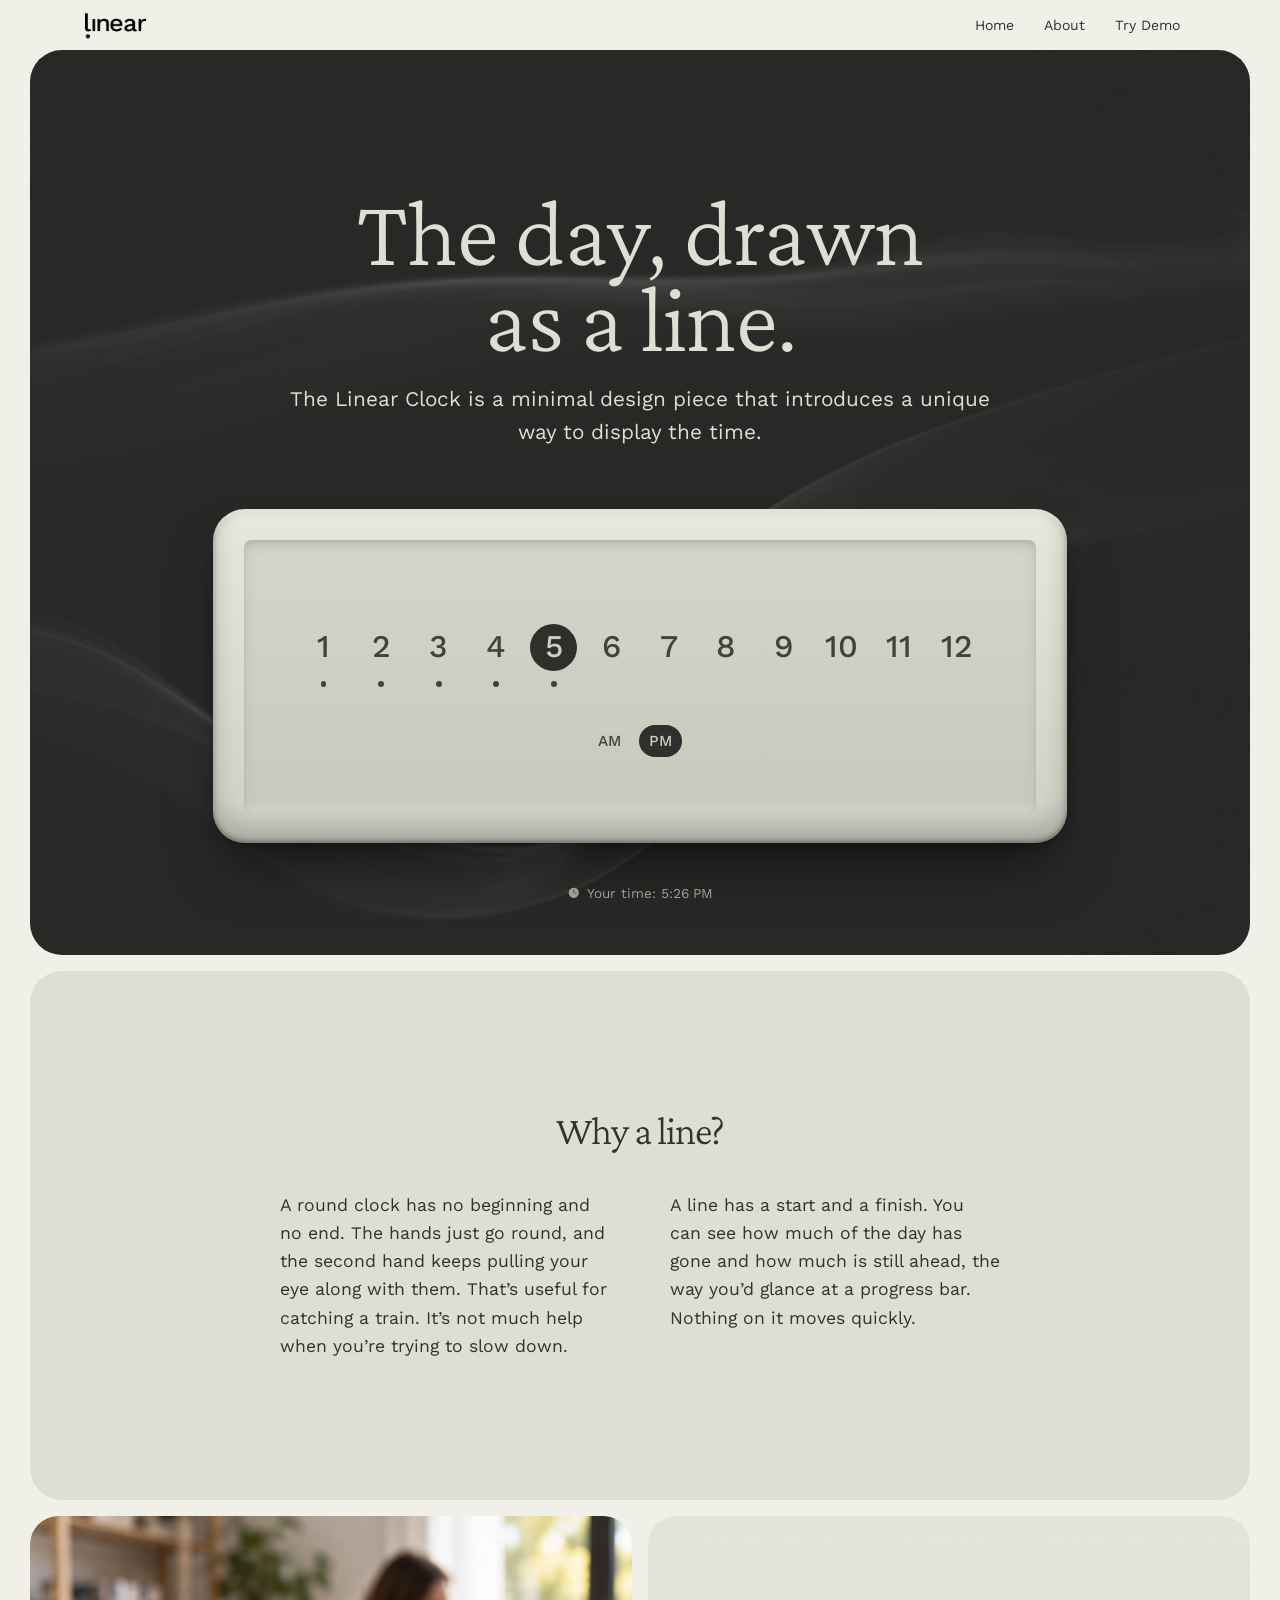
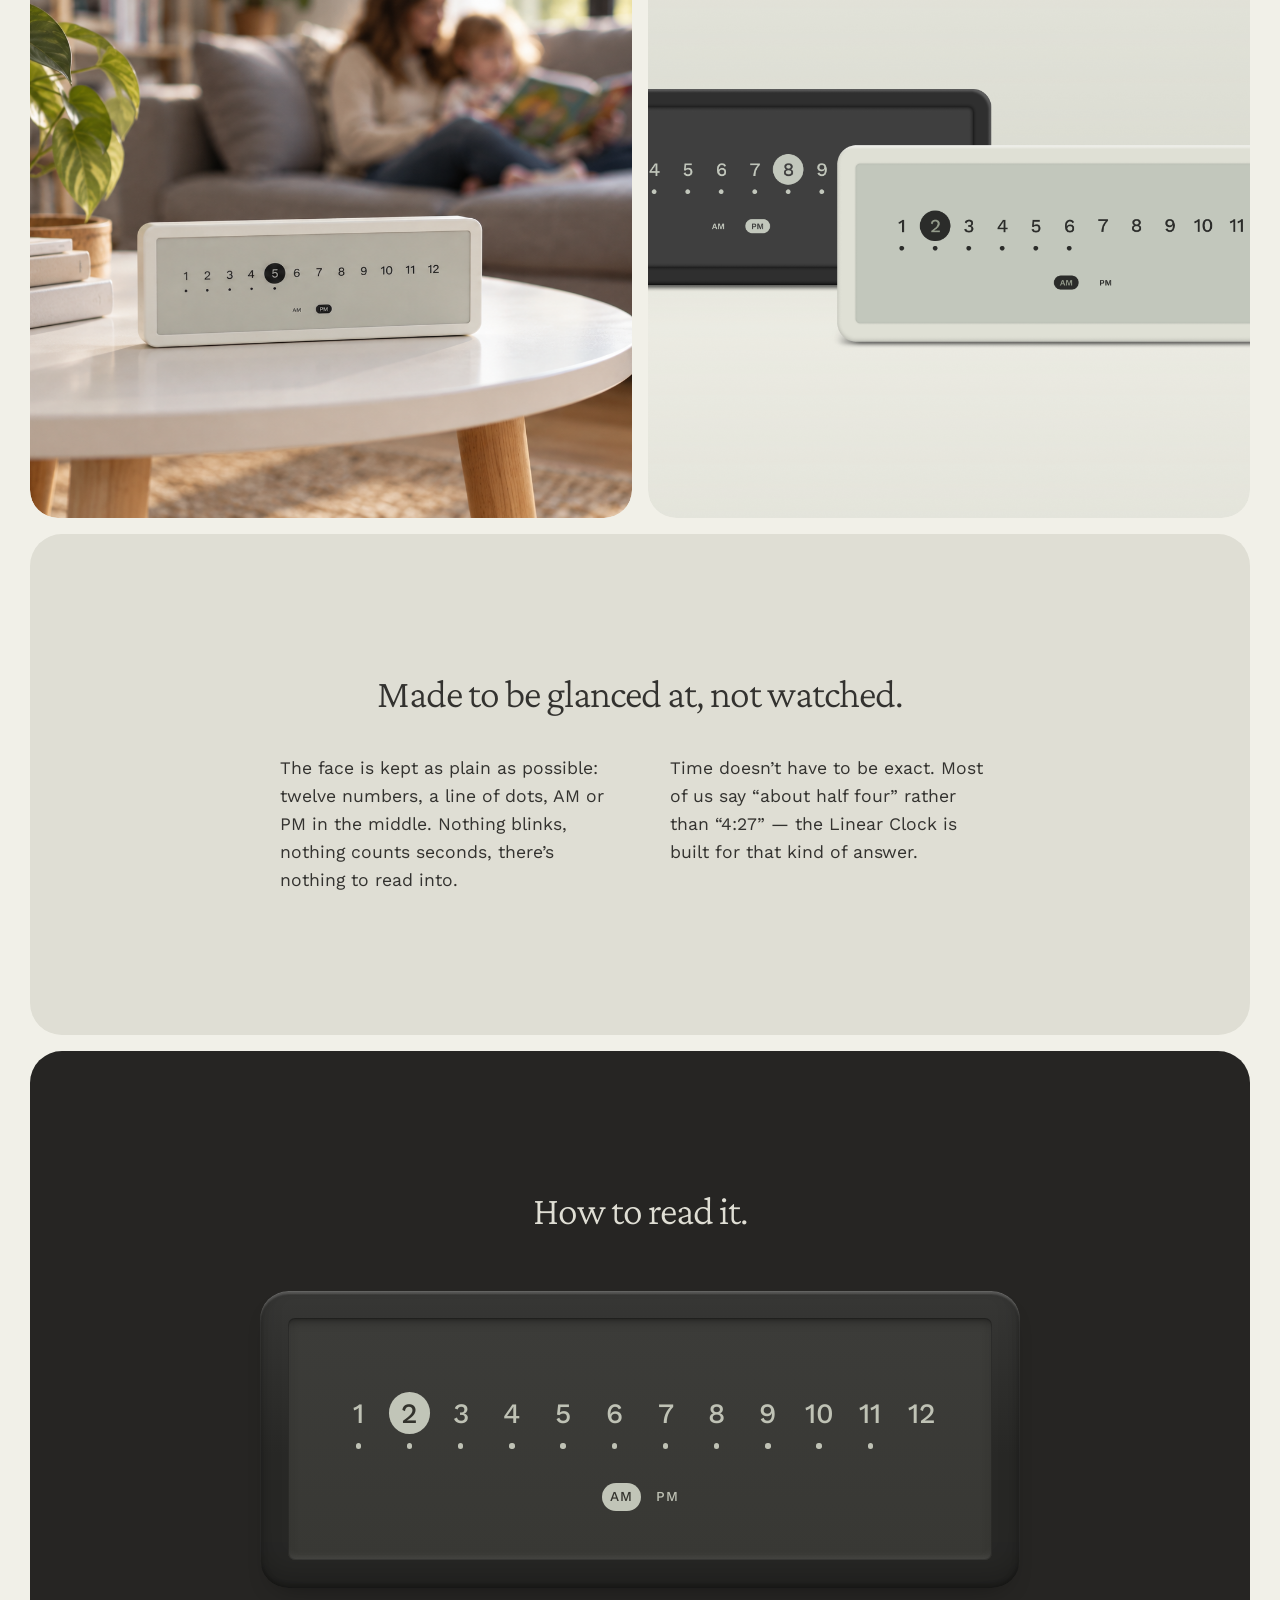
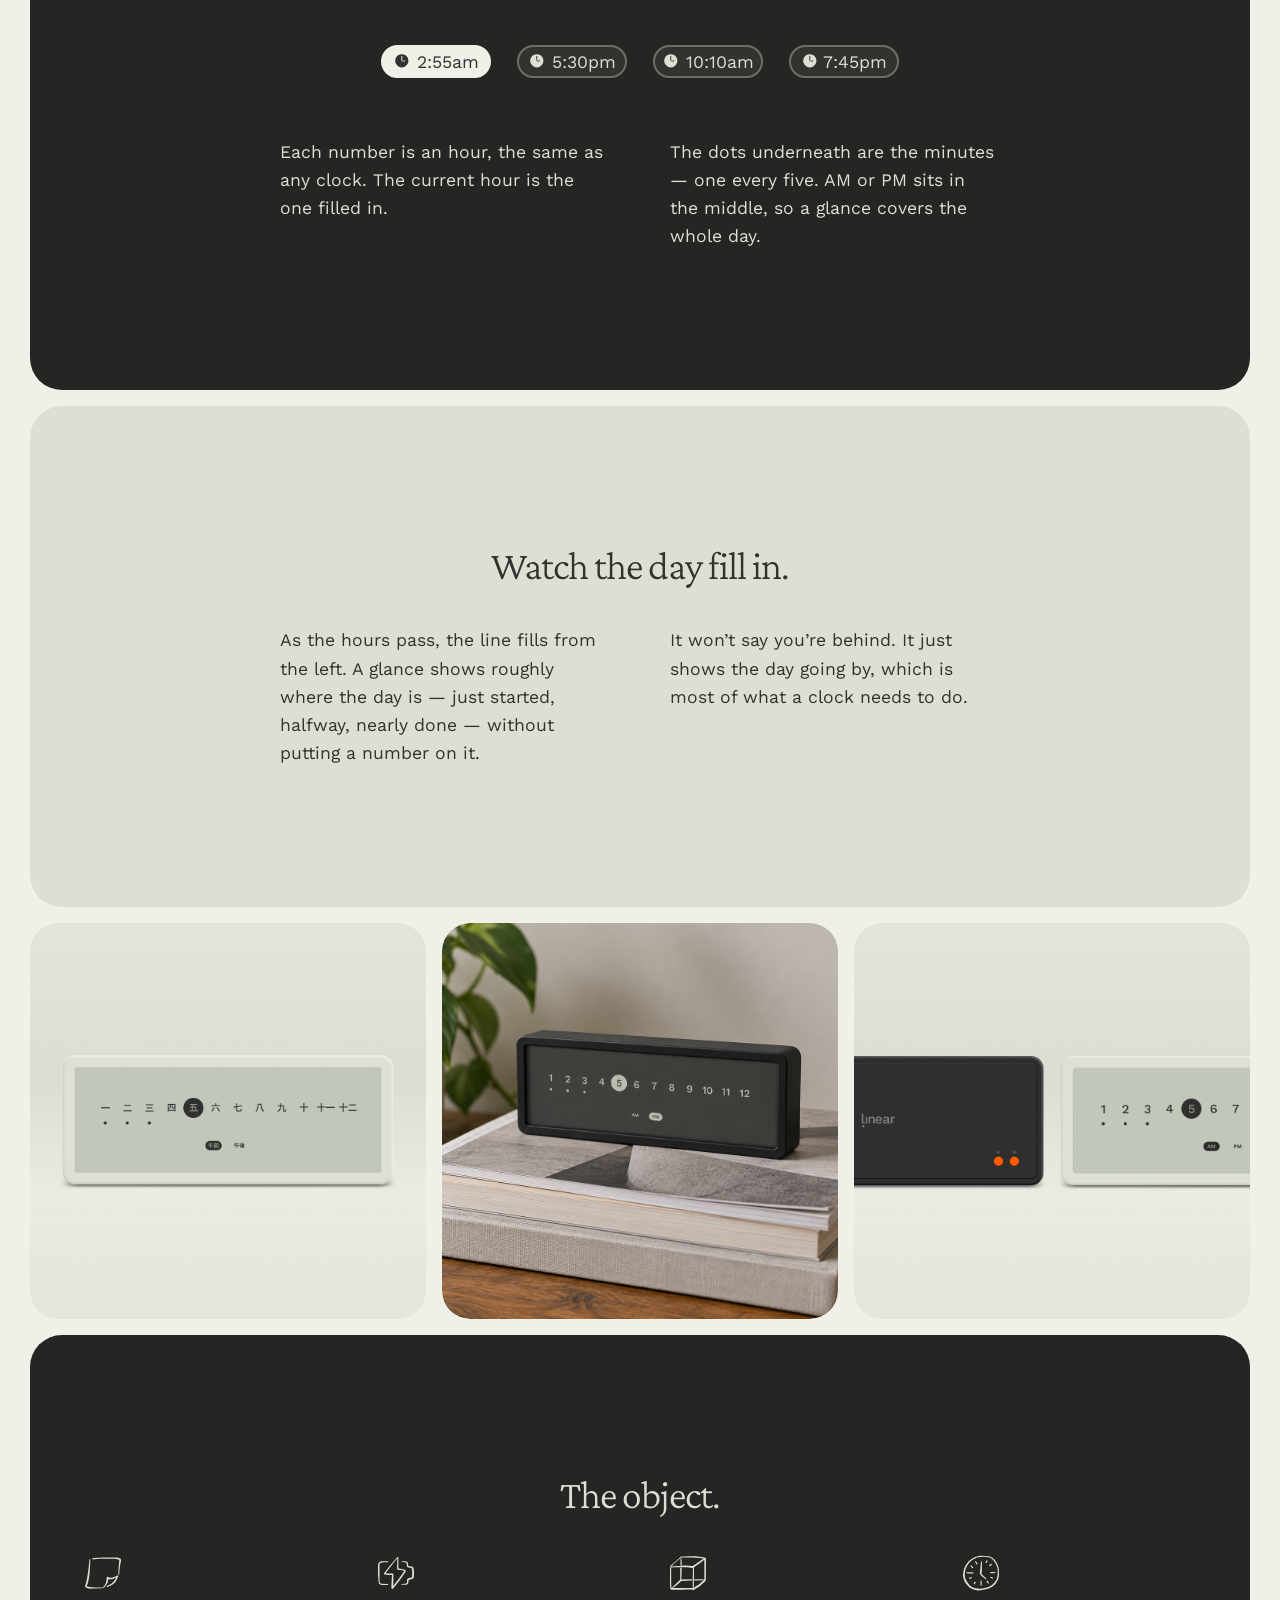
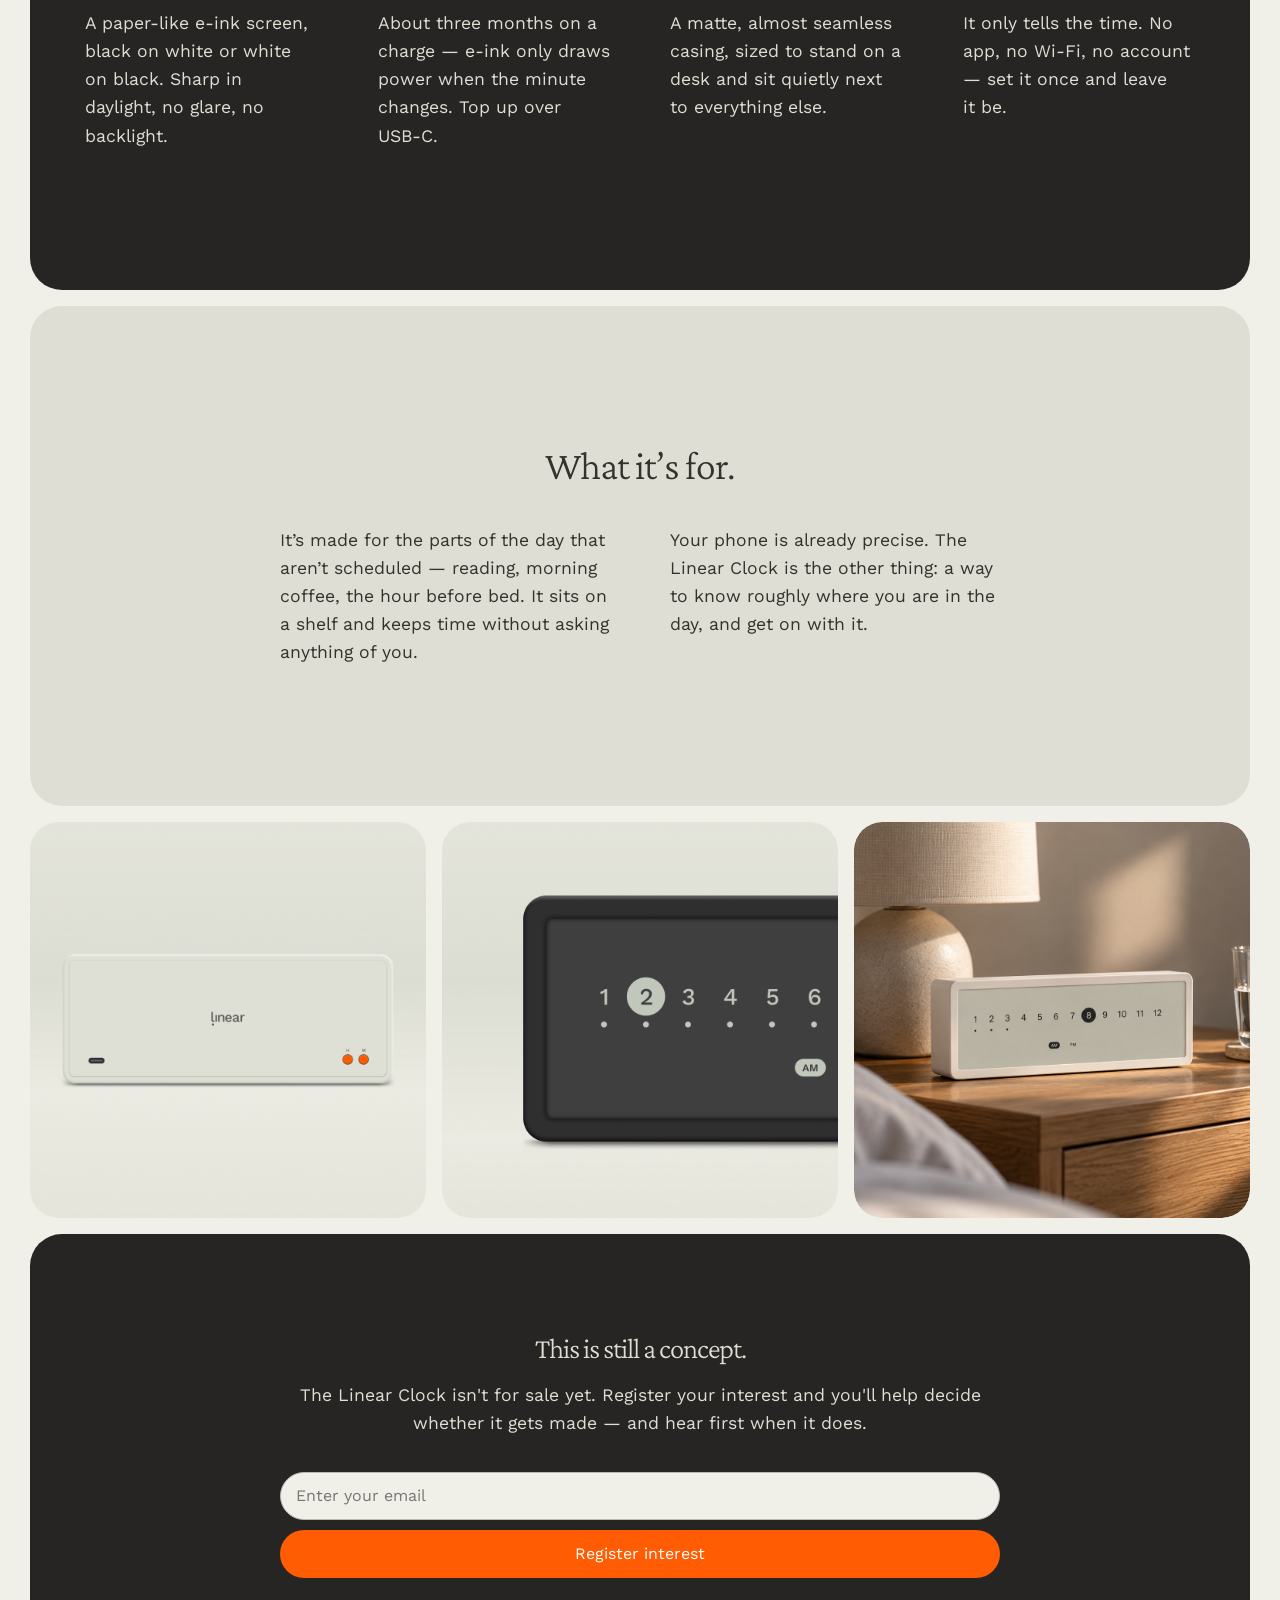
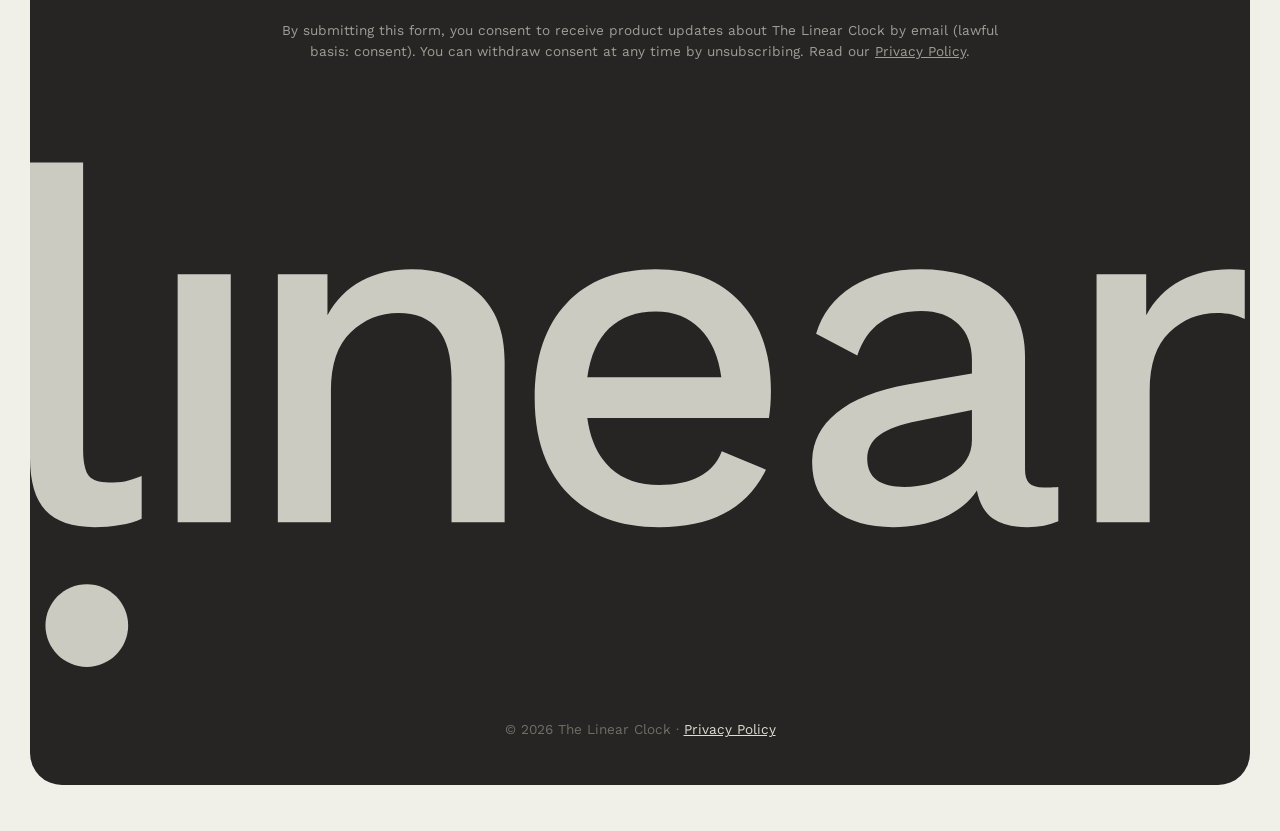
<file: shop.html>
<!DOCTYPE html>
<html lang="en">
<head>
<meta charset="utf-8">
<meta name="viewport" content="width=device-width, initial-scale=1">
<meta name="robots" content="noindex">
<title>The Linear Clock</title>
<link rel="canonical" href="https://thelinearclock.co.uk/">
<meta http-equiv="refresh" content="0; url=/">
<link rel="icon" type="image/png" href="icons/favicon-96x96.png" sizes="96x96" />
<link rel="icon" type="image/svg+xml" href="icons/favicon.svg" />
</head>
<body>
<p>The shop has moved. <a href="/">Continue to The Linear Clock</a>, where you can register your interest.</p>
<script>window.location.replace("/");</script>
</body>
</html>
</file>
<file: css/styles.css>
/* GLOBAL STYLES
-------------------------------------------------- */

/* Warm "muji" palette
   #F1F0E8 paper · #DFDED4 cream · #C2C7BC sage · #262523 charcoal · #FF5C03 accent */
:root {
	--color-cream: #F1F0E8;        /* page surface — lighter than the image backgrounds so they read as cards */
	--color-cream-deep: #DFDED4;   /* .light content sections */
	--color-sage: #C2C7BC;
	--color-charcoal: #262523;     /* dark sections / hero / footer — deep warm near-black */
	--color-accent: #FF5C03;
	--color-ink: #33322F;          /* body text */
	--color-ink-inverse: #DFDED4;  /* text on charcoal */
	--color-muted: #6E6E66;        /* warm secondary grey */
}

/* Hand-drawn SVG icon set (replaces Font Awesome). Paths use fill="currentColor"
   so each icon picks up whatever text color its container is already using. */
.svg-icon {
	display: inline-block;
	width: 1em;
	height: 1em;
	vertical-align: -0.125em;
	fill: currentColor;
	flex-shrink: 0;
}

/* enlarged icons above each "The object." spec column */
.spec-icon {
	width: 36px;
	height: 36px;
	margin-bottom: 12px;
}

/* about.svg above the About page heading */
.about-icon {
	display: block;
	width: 40px;
	height: 40px;
	margin: 0 auto 16px;
}

html {
	-ms-text-size-adjust: 100%;
	-webkit-text-size-adjust: 100%;
}
body {
	margin: 0;
}
body, html {
	padding-bottom: 0px;
	color: var(--color-ink);
    font-family: "Work Sans", sans-serif;
    font-optical-sizing: auto;
    font-weight: 400;
    font-style: normal;
	line-height: 1.6;
	background-color: var(--color-cream);
	font-size: 100%;
	margin: 0px;
}
/* Basic reset */
* {
  margin: 0;
  padding: 0;
  box-sizing: border-box;
}

::-moz-selection {
background:var(--color-accent);
color:#fff;
text-shadow:none;
}
::selection {
	background: var(--color-accent);
	color: #fff;
	text-shadow: none;
}
a {
	color: var(--color-ink);
	text-decoration: underline
}
a:hover {
	color: var(--color-accent)
}
.dark a:hover {
	color: var(--color-accent)
}
.h1, .h2, .h3, .h4, .h5, .h6, h1, h2, h3, h4, h5, h6 {
	line-height: 1.5;
	color: inherit;
	margin: 20px 0;
	font-weight: normal;
}

h1.headline, h1, h2, h3, h4 {
	font-family: "Crimson Pro", serif;
	  font-optical-sizing: auto;
	  font-weight: 300;
	  font-style: normal;
	  letter-spacing:-1px;
	  text-wrap: balance;
}


h1 {
	font-size: 2.5em;
	line-height: 1;
}

h1.headline {font-size:6em;
	line-height: 0.9;
}

h2 {
	font-size: 1.8em;line-height: 1;
}
h3 {
	font-size: 1.4em
}
h4 {
	font-size: 1.1em;
}
p {
	margin: 20px 0;
	font-size: 1.1em;
	text-wrap: pretty;
}

.quote {border-left: 4px solid var(--color-ink);
    padding: 20px;
    margin-left: 20px;}
	
	.quote p {font-size:0.8em; color:var(--color-muted);}

p.caption {font-size:0.8em;color:var(--color-muted);text-align:center;}
.linethrough {
    text-decoration: line-through;
}

ol, ul {
    font-size: 1.1em;
}
.container-wrapper {
	max-width: 1440px;
	margin: 0 auto;
	padding:0 30px 30px;
	background-color:var(--color-cream);
	box-shadow:0 0 120px rgba(0, 0, 0, .15);
}

.social-icons {margin:20px 0}

#carousel.margin-bottom-30 {margin-bottom:30px}

.margin-top-30 {
	margin-top: 30px
}

.margin-top-50 {
	margin-top: 50px
}
.margin-bottom-30 {
	margin-bottom: 30px
}
.padding-100 {
	padding-top: 120px;
	padding-bottom: 120px
}

.padding-50 {
	padding-top: 50px;
	padding-bottom: 50px
}

.padding-top-30 {
	padding-top: 30px;
	padding-bottom: 30px
}

.padding-30 {
	padding: 0 30px
}
.no-padding {
	padding: 0
}
img {
	width: 100%;
	height: auto;
}
.logo {
	width: 61px;
	height: 28px;
}
.round {
	border-radius: 50%;
	-webkit-border-radius: 50%;
	-moz-border-radius: 50%;
}

.rounded-img {border-radius:32px;}

/* image galleries: image tiles ride the same 16px gutter grid as the
   content cards — flush to the same left/right edges, 16px between tiles
   and 16px above/below the block. */
.image-gallery {
	padding: 0;
	margin-bottom: 16px;
}
.image-gallery .row {
	display: flex;
	gap: 16px;
	margin: 0;
}
.image-gallery .row::before,
.image-gallery .row::after {
	display: none;
}
.image-gallery [class*="col-"] {
	flex: 1 1 0;
	min-width: 0;
	width: auto;
	padding: 0;
}
.image-gallery .overflow-hidden {
	border-radius: 28px;
}
.image-gallery img {
	border-radius: 28px;
	display: block;
}

@media (max-width: 991px) {
	.image-gallery .row {
		flex-direction: column;
	}
	.image-gallery [class*="col-"] {
		flex: 0 0 auto;
	}
}
@media (max-width: 767px) {
	.image-gallery {
		margin-bottom: 12px;
	}
	.image-gallery .row {
		gap: 12px;
	}
}

/* soft rounded section cards to match the clock device */
.hero-block,
.container-fluid.light,
.container-fluid.dark,
.container-fluid.grey {
	border-radius: 32px;
	margin-bottom: 16px;
}

/* clear the fixed navbar so the hero card's rounded top is visible
   (other pages space their first card with .margin-top-50) */
.hero-block {
	margin-top: 50px;
}

/* Bootstrap's fixed-width .container (750 / 970 / 1170) is sized for a
   viewport-edge layout. Inside these inset section cards it's wider than the
   card on most laptop widths, so the right-hand column loses its gutter and
   can spill past the rounded edge. Let it be fluid, capped at the xl width. */
.container-fluid > .container {
	width: 100%;
	max-width: 1170px;
}
footer .container-fluid {
	border-radius: 32px 32px 0 0;
	margin-bottom: 0;
}

@media (max-width: 767px) {
	.hero-block,
	.container-fluid.light,
	.container-fluid.dark,
	.container-fluid.grey {
		border-radius: 22px;
		margin-bottom: 12px;
	}
	footer .container-fluid {
		border-radius: 22px 22px 0 0;
	}
}

.profile {
	width: 60px;
	height: 60px
}
.grow {
	-ms-transition: all 1s ease;
	-webkit-transition: all 1s ease;
	-moz-transition: all 1s ease;
	-o-transition: all 1s ease;
	transition: all 0.3s ease;
}


.grow:hover {
	transform: scale(1.1);
}
.overflow-hidden {
	overflow: hidden
}
.dark {
	background-color: var(--color-charcoal);
	color: var(--color-ink-inverse)
}
.light {
	background-color: var(--color-cream-deep);
	color: var(--color-ink)
}

.grey {
	background-color: var(--color-sage);
	color: var(--color-ink)
}


.feature-image {
	height: 600px
}



/*.header-image {max-width:975px;
	max-height:258px;
	margin:0 auto;
	top:0;
	position:relative;
		animation: cloq_float ease 2s infinite;
		-webkit-animation: cloq_float ease 2s infinite;}
	
	

	@keyframes cloq_float { 50% { top: 20px; } 100% { top: 0px; } }
*/
	
	
footer {
	font-size: 0.75em;
}
footer .footer-block {
	padding: 80px 0 44px;
	overflow: hidden;
}
footer .container {
	position: relative;
	z-index: 1;
}
footer p {color:var(--color-ink-inverse); margin: 6px 0;}
footer a {color:var(--color-ink-inverse);text-decoration:underline}
footer a:hover {color:var(--color-accent)}
footer .footer-copy {
	color: var(--color-muted);
	max-width: 620px;
	margin: 18px auto 0;
	line-height: 1.7;
	font-size: 0.85rem; /* pinned to root, not footer's 0.75em — matches .hero-time.caption and #register p.terms */
}

/* oversized wordmark that spans the full footer width */
.footer-wordmark {
	display: block;
	width: 100%;
	margin: 44px 0 0;
	opacity: 0.9;
}

@media (max-width: 767px) {
	footer .footer-block {
		padding-top: 48px;
	}
	.footer-wordmark {
		margin-top: 32px;
	}
}

.nextto {
    display: inline-block;
    width: auto;
    vertical-align: top;
}

.fa.fa-angle-down {margin-top:30px;
-webkit-animation: bounce 2s infinite;
    animation: bounce 2s infinite;}

	hr {
	    margin-top: 50px;
	    margin-bottom: 50px;
	    border: 0;
	    border-top: 1px solid var(--color-sage);
	}
	
ul.ticks li {margin-bottom:20px}

/* SIGN UP FORM */
form#email-form {text-align:center; padding:10px 0 10px 0;}
form#email-form input.email {border: 1px solid #B7BBB0;
	-webkit-border-radius: 100px;
	-moz-border-radius: 100px;
	border-radius: 100px;
	color: var(--color-ink);
	background-color: var(--color-cream);
	box-sizing:border-box;
	height:48px;
	padding: 0px 15px;
	display: inline-block;
	margin: 0 0 10px 0;
	width:100%;
	vertical-align:top;}
form#email-form .clear {display: block;width:100%;} /* positions button horizontally in line with input */
form#email-form button {border: none;width:100%;
	-webkit-border-radius: 100px;
	-moz-border-radius: 100px;
	border-radius: 100px;
	color: var(--color-ink-inverse);
	background-color: var(--color-ink);
	box-sizing:border-box;
	height:48px;
	line-height:48px;
	padding:0 18px;
	display: inline-block;
	margin: 0;
	transition: all 0.23s ease-in-out 0s;}
form#email-form button:hover {background-color:var(--color-accent); color:#fff; cursor:pointer;}
p.terms {font-size: 0.8em; color: var(--color-muted);margin-top:0}

/* footer call-to-action — lives inside the charcoal footer block */
#register {scroll-margin-top: 90px; font-size: 1rem; margin-bottom: 12px;}
#register h2 {margin-bottom: 18px;}
#register p {margin: 16px auto; font-size: 1.1em;}
#register form#email-form {margin-top: 24px;}
#register p.terms {margin-top: 16px; font-size: 0.85em; color: var(--color-ink-inverse); opacity: 0.65;}
#register [tabindex="-1"]:focus {outline: none;}
.footer-block #email-form button {background-color: var(--color-accent); color: #fff;}
.footer-block #email-form button:hover {background-color: var(--color-accent); filter: brightness(1.08);}



/* CUSTOMIZE THE NAVBAR
-------------------------------------------------- */

/* Special class on .container surrounding .navbar, used for positioning it into place. */
.navbar-wrapper {
	position: fixed;
	top: 0;
	right: 0;
	left: 0;
	z-index: 20;
	width: 100%;
	background-color: var(--color-cream);
	
}
/* Flip around the padding for proper display in narrow viewports */
.navbar-wrapper > .container {
	padding-right: 0;
	padding-left: 0;
}
.navbar-wrapper .navbar {
	padding-right: 15px;
	padding-left: 15px;
}
.navbar-wrapper .navbar .container {
	width: auto;
}
.navbar-brand {
	padding: 12px 15px;
}
.navbar-default {
	background-color: var(--color-cream);
	border: none;
}
.navbar-header {
	padding: 0 15px;
}
.navbar {
	max-width:1440px;
	margin: 0 auto;
}
.navbar-default .navbar-text {
	color: var(--color-ink);
	font-size: 14px
}

.navbar-default .navbar-toggle {
	border:none;
}

.navbar-default .navbar-toggle .icon-bar {background-color:var(--color-ink);}

/* Mobile menu button — circular, quiet at rest; orange reveals on hover and
   when open, where the bars cross into an X. Mobile-only (Bootstrap hides
   the toggle from 768px up). */
@media (max-width: 767px) {
	.navbar-default .navbar-toggle {
		display: flex;
		flex-direction: column;
		align-items: center;
		justify-content: center;
		gap: 5px;
		width: 44px;
		height: 44px;
		/* 44 + 3 + 3 keeps the navbar at its original 50px height, so the
		   logo stays centred and the hero spacer still lines up */
		margin-top: 3px;
		margin-bottom: 3px;
		padding: 0;
		border-radius: 50%;
		background-color: var(--color-cream-deep);
		transition: background-color 0.25s ease;
	}

	.navbar-default .navbar-toggle .icon-bar {
		width: 22px;
		height: 2px;
		margin: 0;
		border-radius: 1px;
		transition: transform 0.25s ease, opacity 0.2s ease, background-color 0.25s ease;
	}

	/* hold the resting look through hover/focus — Bootstrap would grey it,
	   and a sticky :hover on touch would leave it highlighted after a tap.
	   The orange is reserved for the open state. */
	.navbar-default .navbar-toggle:hover,
	.navbar-default .navbar-toggle:focus {
		background-color: var(--color-cream-deep);
	}
	.navbar-default .navbar-toggle:focus-visible {
		outline: 2px solid var(--color-accent);
		outline-offset: 2px;
	}

	/* open — JS drops the .collapsed class */
	.navbar-default .navbar-toggle:not(.collapsed) {
		background-color: var(--color-accent);
	}
	.navbar-default .navbar-toggle:not(.collapsed) .icon-bar {
		background-color: #fff;
	}
	.navbar-default .navbar-toggle:not(.collapsed) .icon-bar:nth-of-type(2) {
		transform: translateY(7px) rotate(45deg);
	}
	.navbar-default .navbar-toggle:not(.collapsed) .icon-bar:nth-of-type(3) {
		opacity: 0;
	}
	.navbar-default .navbar-toggle:not(.collapsed) .icon-bar:nth-of-type(4) {
		transform: translateY(-7px) rotate(-45deg);
	}
}

@media (prefers-reduced-motion: reduce) {
	.navbar-default .navbar-toggle,
	.navbar-default .navbar-toggle .icon-bar {
		transition: none;
	}
}

.navbar-default .navbar-nav>li>a {color:var(--color-ink);font-size:0.8em;text-decoration:none;}
.navbar-default .navbar-nav>li>a:hover {color:var(--color-ink);font-size:0.8em;text-decoration:underline;}

.navbar-right {
	margin-right: 0 !important;
	float: right
}
.fill {
	width: 100%;
	height: auto;
	background-position: center;
	-webkit-background-size: cover;
	-moz-background-size: cover;
	background-size: cover;
	-o-background-size: cover;
}
.vertical-align {
	display: flex;
	align-items: center;
}
/* CAROUSEL
-------------------------------------------------- */
.carousel {
	padding-bottom: 60px
}
.carousel-fade .carousel-inner {
	position: relative;
	/* Stack every slide in the same grid cell so the container is always as
	   tall as the tallest slide. With position:absolute the active slide sat
	   in a different layout context and rendered ~80px shorter, so switching
	   slides made the block jump. */
	display: grid;
	/* fade carousel stacks items and cross-fades — it never slides — so it
	   doesn't need to clip, and clipping cuts the device casing + its shadow
	   with a hard edge. */
	overflow: visible;
}
.carousel-fade .carousel-inner .item {
	display: block;
	grid-area: 1 / 1;
	width: 100%;
	opacity: 0;
	/* Navigation is manual only (no auto-advance); snap straight to the
	   chosen time rather than cross-fading, which read as clunky. */
	transition: none;
	z-index: 1;
}
.carousel-fade .carousel-inner .active {
	opacity: 1;
	z-index: 2;
}
.carousel-fade .carousel-control {
	z-index: 2;
}

@media all and (transform-3d), (-webkit-transform-3d) {
.carousel-fade .carousel-inner > .item.next,  .carousel-fade .carousel-inner > .item.active.right {
	opacity: 0;
	-webkit-transform: translate3d(0, 0, 0);
	transform: translate3d(0, 0, 0);
}
.carousel-fade .carousel-inner > .item.prev,  .carousel-fade .carousel-inner > .item.active.left {
	opacity: 0;
	-webkit-transform: translate3d(0, 0, 0);
	transform: translate3d(0, 0, 0);
}
.carousel-fade .carousel-inner > .item.next.left,  .carousel-fade .carousel-inner > .item.prev.right,  .carousel-fade .carousel-inner > .item.active {
	opacity: 1;
	-webkit-transform: translate3d(0, 0, 0);
	transform: translate3d(0, 0, 0);
}
}
.carousel-indicators {
	position: absolute;
	bottom: 0px;
	margin: 0 auto;
	z-index: 15;
	width: 100%;
	padding-left: 0;
	text-align: center;
	list-style: none;
	left: 0;
}
.carousel-indicators-text li {
	background-color: var(--color-ink);
	text-indent: 0;
	margin: 10px;
	width: 110px;
	height: 33px;
	color: var(--color-ink-inverse);
	border: 2px solid var(--color-muted);
	border-radius: 25px;
	line-height: 30px;
	transition: all 0.25s ease;
}
.carousel-indicators-text li.active {
	margin: 10px;
	width: 110px;
	height: 33px;
	background-color: var(--color-cream);
	color: var(--color-ink);
	border: 2px solid var(--color-cream);
}
/* Only real pointers get a hover state, and never on the current slide — on
   touch the :hover style used to stick after a tap and mask the active state. */
@media (hover: hover) {
	.carousel-indicators-text li:hover:not(.active) {
		margin: 10px;
		width: 110px;
		height: 33px;
		color: var(--color-ink-inverse);
		border: 2px solid var(--color-cream);
		background-color: var(--color-ink);
	}
}

/* RESPONSIVE CSS
-------------------------------------------------- */

@media (max-width: 768px) {
/* Navbar positioning foo */
.navbar-wrapper {
	margin-top: 0px;
}
.navbar-wrapper .container {
	padding-right: 15px;
	padding-left: 15px;
}
.navbar-wrapper .navbar {
	padding-right: 0;
	padding-left: 0;
}
/* The navbar becomes detached from the top, so we round the corners */
.navbar-wrapper .navbar {
	border-radius: 0px;
}
.navbar-right {
	float: none;
	text-align:center;font-size:2em;
}

.nav>li {
	padding:20px 0;
}

}

@media (max-width: 1024px) {
body, html {
	margin: 0px
}

.container-wrapper {
	/* keep a gutter on every device so the section cards still read
	   as cards rather than full-bleed bands */
	padding:0 16px 16px;
}
.feature-image {
	height: 400px
}
.margin-bottom-30 {
	margin-bottom: 0
}
.padding-100 {
	padding-top: 80px;
	padding-bottom: 80px;
}
}




@media (max-width: 768px) {

body, html {
	margin: 0px
}

h1.headline {font-size:2.8em;
	line-height: 1;
}

.container-wrapper {
	/* slightly tighter gutter on phones, but still enough to read as cards */
	padding:0 12px 12px;
}

.padding-100, .padding-50 {
	padding-top: 30px;
	padding-bottom: 30px;
}

.padding-30 {
	padding: 0 15px;
}
.margin-top-30 {
	margin-top: 50px
}
.social-icons {
	font-size: 150%
}
footer {
	text-align: left
}
.feature-image {
	height: 400px
}
.carousel {
	padding-bottom: 120px
}
}

/* about-page signoff — small portrait left of the byline line */
.byline {
	display: flex;
	align-items: center;
	gap: 16px;
	margin-top: 40px;
	padding-top: 24px;
	border-top: 1px solid var(--color-sage);
}
.byline-photo {
	width: 64px;
	height: 64px;
	border-radius: 50%;
	flex-shrink: 0;
	object-fit: cover;
}
.byline-text {
	margin: 0;
	font-size: 0.9em;
	color: var(--color-muted);
}
.byline-name {
	display: block;
	color: var(--color-ink);
}

/* registration confirmation — hand-drawn circled tick, centred above the heading.
   The icon draws its own circle outline, so this is just a sizing wrapper. */
.confirm-icon {
	display: flex;
	align-items: center;
	justify-content: center;
	margin: 0 auto 24px;
	color: #fff;
	font-size: 56px;
}

.honeypot-field {
  position: absolute;
  left: -10000px;
  top: auto;
  width: 1px;
  height: 1px;
  overflow: hidden;
}

/* scroll-in animations — the two animate.css effects WOW.js triggers on this site
   (fadeIn, fadeInUpBig), extracted so the full 72KB library isn't loaded. */
.animated {
	animation-duration: 1s;
	animation-fill-mode: both;
}
@keyframes fadeIn {
	from { opacity: 0; }
	to { opacity: 1; }
}
.fadeIn {
	animation-name: fadeIn;
}
@keyframes fadeInUpBig {
	from { opacity: 0; transform: translate3d(0, 30px, 0); }
	to { opacity: 1; transform: none; }
}
.fadeInUpBig {
	animation-name: fadeInUpBig;
}
</file>
<file: css/clock.css>
/* DEVICE THEME VARIABLES — sampled from the product front renders.
   Casing 854x334, screen inset 31px all round (792x272).            */
:root {
  /* dark colourway */
  --casing-bg: #2A2A28;
  --screen-bg: linear-gradient(180deg, #3C3C39 0%, #383834 100%);
  --screen-flat: #3A3A37;
  /* top-edge sheen on the casing — kept low here so it doesn't blow out
     against the dark casing */
  --casing-top-glow: rgba(255,255,255,0.18);
  --casing-top-glow-hair: rgba(255,255,255,0.08);
  /* recessed e-ink screen — dark casing can take a firm inset edge */
  --screen-inset-shadow:
    inset 0 0 0 1px rgba(0,0,0,0.18),
    inset 0 4px 10px rgba(0,0,0,0.28),
    inset 0 2px 3px rgba(0,0,0,0.22),
    inset 0 -3px 6px rgba(255,255,255,0.10);
  --hour-dim: #BFC2B5;
  --hour-active-bg: #C1C5B8;
  --hour-active-text: #33332D;
  --dot-color: var(--hour-dim);   /* minute dots match the hour numbers */
  --ampm-dim: #BFC2B5;
  --ampm-active-bg: #C1C5B8;
  --ampm-active-text: #33332D;
  --time-display-color: #BFC2B5;
}

body.light-theme {
  /* light colourway */
  --casing-bg: #E7E6DA;
  --screen-bg: linear-gradient(180deg, #D3D6CA 0%, #C6CABD 100%);
  --screen-flat: #CCCFC2;
  --casing-top-glow: rgba(255,255,255,0.30);
  --casing-top-glow-hair: rgba(255,255,255,0.14);
  /* soft, blurred inset — no hard 1px line, which read as a black border
     against the light screen */
  --screen-inset-shadow:
    inset 0 0 3px rgba(0,0,0,0.06),
    inset 0 5px 14px rgba(0,0,0,0.11),
    inset 0 2px 5px rgba(0,0,0,0.08),
    inset 0 -4px 8px rgba(255,255,255,0.35);
  --hour-dim: #42423C;
  --hour-active-bg: #302F2C;
  --hour-active-text: #CCCFC2;
  --dot-color: var(--hour-dim);
  --ampm-dim: #42423C;
  --ampm-active-bg: #302F2C;
  --ampm-active-text: #CCCFC2; /* match --hour-active-text (screen colour), not the casing */
  --time-display-color: #42423C;
}

/* Hero block styling */
.hero-block {
  width: 100%;
  display: flex;
  align-items: center;
  justify-content: center;
  position: relative;
  overflow: hidden;
  padding:120px 0 50px;
  background-color:#262523;
}

/* match the vertical rhythm of .padding-100 on smaller screens */
@media (max-width: 1024px) {
  .hero-block { padding-top: 80px; }
}
@media (max-width: 768px) {
  .hero-block { padding-top: 30px; padding-bottom: 30px; }
}

.hero-block::before {
  content: "";
  position: absolute;
  inset: 0;
  background: url('../images/hero-image.png') center/cover no-repeat;
  opacity: 0.8;
  mix-blend-mode: screen;
  z-index: 0;
}

.hero-block > * {
  position: relative;
  z-index: 1;
}

/* Center content inside hero */
.hero-content {
  text-align: center;
  color: #DFDED4; /* text color if needed */
  width: 100%;
  min-width: 0; /* flex item: allow it to stay within the hero card */
}

/* Same fluid-container treatment as the section cards: Bootstrap's fixed
   .container width overflows the rounded hero card (which clips it) on
   laptop widths, and the device/headline bleed to the edge on mobile. */
.hero-content > .container {
  width: 100%;
  max-width: 1170px;
}
/* keep the hero device inside the card, with a gutter, at every width */
.hero-block .clock-container {
  --casing-w: min(854px, calc(100vw - 96px));
}

/* THEME TOGGLE CONTAINER & BUTTONS */
.theme-toggle-container {
  display: flex;
  gap: 20px; /* space between the two circle buttons */
  margin:60px 0px 20px;
  justify-content: center; /* center horizontally */
}

.hero-content h1, .hero-content p {color: #DFDED4}
.hero-content p {font-size:1.3em;}

/* live time caption below the device — same type as other .caption text,
   just lightened for the dark hero */
.hero-time.caption {
  margin: 20px 0 0;
  font-size: 0.85rem; /* pinned to root, not the 1.3em hero paragraph — matches footer-copy and #register p.terms */
  color: #DFDED4;
  opacity: 0.65;
}
.hero-time .svg-icon {
  margin-right: 0.45em;
}
.hero-time .time-text {
  font-variant-numeric: tabular-nums;
}

/* Both theme buttons are circles */
.theme-btn {
  width: 24px;
  height: 24px;
  border-radius: 50%;
  border:3px solid transparent;
  cursor: pointer;
  outline: none;
  transition: border-color 0.3s;
}

/* Dark theme button is black */
.theme-dark {
  background-color: #0b0b0b;
}

/* Light theme button is white */
.theme-light {
  background-color: #E3E3E3;
}

/* The active theme button shows a visible border */
.theme-btn.active {
  border-color: #222; /* or any highlight color you prefer */
  outline:#fff 2px solid;
}

/* Main clock container for demo page fullscreen */
.clock-container-demo {
  width: 100%;
  height: 100px;
  background: var(--screen-flat);
  display: flex;
  flex-direction: column; /* stack .hours above .am-pm-center */
  align-items: center;    /* center horizontally */
  margin:0px auto;
  font-weight:500;
}

/* Main clock container = the device CASING */
.clock-container {
  --casing-w: min(854px, 90vw);
  --bezel: calc(var(--casing-w) * 31 / 854);   /* 31px inset at full size */

  position: relative;
  width: var(--casing-w);
  aspect-ratio: 854 / 334;
  /* more top than bottom padding nudges the content group down toward centre */
  padding: calc(var(--bezel) * 1.9) calc(var(--bezel) * 1.6) var(--bezel);

  border-radius: calc(var(--casing-w) * 32 / 854);
  background:
    linear-gradient(180deg, rgba(255,255,255,0.06), rgba(0,0,0,0.05) 55%, rgba(0,0,0,0.10)),
    var(--casing-bg);
  box-shadow:
    /* top edge catches the light */
    inset 0 3px 2px var(--casing-top-glow),
    inset 0 1px 0 var(--casing-top-glow-hair),
    /* lower half falls into shadow */
    inset 0 -16px 26px rgba(0,0,0,0.20),
    inset 0 -3px 4px rgba(0,0,0,0.24),
    /* sides */
    inset 3px 0 6px rgba(0,0,0,0.07),
    inset -3px 0 6px rgba(0,0,0,0.07),
    /* drop + contact shadow on the hero ground */
    0 6px 14px -6px rgba(0,0,0,0.45),
    0 34px 58px -18px rgba(0,0,0,0.55);

  display: flex;
  flex-direction: column; /* stack .hours above .am-pm-center */
  align-items: center;
  justify-content: center;
  margin: 40px auto;

  font-weight: 500;
}

/* the inset e-ink SCREEN */
.clock-container::before {
  content: "";
  position: absolute;
  inset: var(--bezel);
  border-radius: calc(var(--casing-w) * 8 / 854);
  background: var(--screen-bg);
  /* the screen sits recessed inside the casing */
  box-shadow: var(--screen-inset-shadow);
}

.clock-container > * {
  position: relative;
  z-index: 1;
}

/* ========== Layout Toggle Container ========== */
.layout-toggle-container {
  display: flex;
  gap: 20px;
  justify-content: center; /* center horizontally */
}

/* Layout toggle buttons (circular) */
.layout-btn {
  width: 40px;
  height: 40px;
  border-radius: 50%;
  border: 3px solid transparent;
  cursor: pointer;
  outline: none;
  transition: border-color 0.3s;
  background-color: #999; /* Just a neutral color; adjust if you like */
}
.layout-btn.active {
  border-color: #FF5C03; /* highlight color when active */
}

/* ========== Layout Variations ========== */

/* 1) The original single-row layout (DEFAULT) */
.layout .hours {
  display: flex;
  justify-content: space-around;
  align-items: center;
  flex-wrap: nowrap; /* ensure a single row */
}





/* The row of hours/dots — 680px wide inside the 792px screen (per Figma),
   expressed against the casing so it scales at every size. */
.hours {
  display: flex;
  justify-content: space-between;
  align-items: flex-start;
  width: calc(var(--casing-w) * 680 / 854);
  margin-bottom: calc(var(--casing-w) * 0.045);
}

/* Each hour + dot block */
.hour-dot {
  display: flex;
  flex-direction: column;
  align-items: center;
  justify-content: flex-start; /* hour on top, dot below */
  width: calc(var(--casing-w) * 0.055);
}

/* The hour number (also the active-hour disc) */
.hour {
  font-size: calc(var(--casing-w) * 0.037);
  color: var(--hour-dim);
  margin-bottom: calc(var(--casing-w) * 0.012);
  transition: color 0.3s, background-color 0.3s;
  display: flex;
  align-items: center;
  justify-content: center;
  width: calc(var(--casing-w) * 0.055);
  height: calc(var(--casing-w) * 0.055);
  border-radius: 50%;
}
.hour.active {
  color: var(--hour-active-text);
  background-color: var(--hour-active-bg);
}

/* The dot for minutes */
.dot {
  width: calc(var(--casing-w) * 0.007);
  height: calc(var(--casing-w) * 0.007);
  border-radius: 50%;
  background-color: transparent;
  transition: background-color 0.3s;
}
.dot.active {
  background-color: var(--dot-color);
}
.hidden-dot {
  visibility: hidden; /* so hour 12 aligns with others */
}

/* AM/PM cluster, below the row of hours */
.am-pm-center {
  display: flex;
  gap: calc(var(--casing-w) * 0.02);
  align-items: center;
}

/* Both AM & PM are shown; only the active one is bright */
.am-pm {
  font-size: calc(var(--casing-w) * 0.018);
  letter-spacing: 0.04em;
  color: var(--ampm-dim);
  opacity: 1;
  transition: color 0.3s, background-color 0.3s, opacity 0.3s;
}
.am-pm.active {
  color: var(--ampm-active-text);
  background-color: var(--ampm-active-bg);
  border-radius: 999px;
  padding: calc(var(--casing-w) * 0.004) calc(var(--casing-w) * 0.011);
  opacity: 1;
}

/* ---- one-time "power on" reveal (hero clock only; JS adds .clock-intro) ---- */
@media (prefers-reduced-motion: no-preference) {
  @keyframes clockDeviceIn {
    from { opacity: 0; transform: translateY(28px) scale(0.985); }
    to   { opacity: 1; transform: none; }
  }
  /* e-ink style refresh: screen sits dark, then flashes on */
  @keyframes clockScreenOn {
    0%   { filter: brightness(0.18) contrast(1.5); }
    46%  { filter: brightness(0.18) contrast(1.5); }
    58%  { filter: brightness(1.15); }
    100% { filter: none; }
  }
  @keyframes clockPartIn {
    from { opacity: 0; transform: translateY(3px); }
    to   { opacity: 1; transform: none; }
  }
  @keyframes clockActiveIn {
    from { opacity: 0; transform: scale(0.86); }
    to   { opacity: 1; transform: scale(1); }
  }

  .clock-intro {
    animation: clockDeviceIn 460ms cubic-bezier(0.22, 1, 0.36, 1) both;
  }
  .clock-intro::before {
    animation: clockScreenOn 520ms ease-out 200ms both;
  }
  .clock-intro .hour {
    opacity: 0;
    animation: clockPartIn 240ms ease-out both;
    animation-delay: calc(430ms + var(--i, 0) * 15ms);
  }
  .clock-intro .hour.active {
    animation-name: clockActiveIn;
    animation-duration: 320ms;
  }
  .clock-intro .dot {
    opacity: 0;
    animation: clockPartIn 200ms ease-out both;
    animation-delay: calc(540ms + var(--i, 0) * 13ms);
  }
  .clock-intro .am-pm-center {
    opacity: 0;
    animation: clockPartIn 240ms ease-out 660ms both;
  }
  .clock-intro ~ .hero-time {
    opacity: 0;
    animation: clockPartIn 260ms ease-out 720ms both;
  }
}

/* Time display below the clock container */
.time-display {
  font-size: 1rem;
  color: var(--time-display-color);
  margin-top: 10px;
  text-align: center;
  display: flex;
  align-items: center;
    justify-content: center; /* center horizontally */
    gap: 5px;
}

/* Carousel snapshot clocks — non-interactive, forced dark colourway
   (they live inside body.light-theme, so re-assert the dark device here).
   Selector is doubled up so --casing-w wins over the responsive
   `.clock-container` rule further down. */
.clock-container.clock-snapshot {
  pointer-events: none;

  /* Size to the (padded) carousel column, not the viewport, so the casing
     and its shadow never spill past the container and get clipped. */
  --casing-w: min(760px, calc(100vw - 96px));

  /* These are inline display pieces, not the floating hero device — keep the
     casing modelling but drop the big contact shadow. */
  box-shadow:
    inset 0 3px 2px var(--casing-top-glow),
    inset 0 1px 0 var(--casing-top-glow-hair),
    inset 0 -14px 22px rgba(0,0,0,0.18),
    inset 0 -3px 4px rgba(0,0,0,0.22),
    inset 3px 0 6px rgba(0,0,0,0.07),
    inset -3px 0 6px rgba(0,0,0,0.07),
    0 12px 26px -16px rgba(0,0,0,0.45);

  --casing-bg: #2A2A28;
  --screen-bg: linear-gradient(180deg, #3C3C39 0%, #383834 100%);
  --screen-flat: #3A3A37;
  /* forced dark: re-assert the dark casing/screen modelling too */
  --casing-top-glow: rgba(255,255,255,0.18);
  --casing-top-glow-hair: rgba(255,255,255,0.08);
  --screen-inset-shadow:
    inset 0 0 0 1px rgba(0,0,0,0.18),
    inset 0 4px 10px rgba(0,0,0,0.28),
    inset 0 2px 3px rgba(0,0,0,0.22),
    inset 0 -3px 6px rgba(255,255,255,0.10);
  --hour-dim: #BFC2B5;
  --hour-active-bg: #C1C5B8;
  --hour-active-text: #33332D;
  --dot-color: var(--hour-dim);
  --ampm-dim: #BFC2B5;
  --ampm-active-bg: #C1C5B8;
  --ampm-active-text: #33332D;
}

/* The device is fully proportional to --casing-w, so it scales on its own.
   On small screens let it use a little more of the viewport width. */
@media (max-width: 600px) {
  .clock-container { --casing-w: 94vw; }
}

/* Responsive shrink if screen < 500px */
@media (max-width: 500px) {
  .hero-content p {font-size:1.1em;}
  .theme-btn {
      width: 32px;
      height: 32px;
    }
	
	/* 2) The stacked layout: hours 1â€“6 top row, 7â€“12 bottom row */
	.layout .hours {
	  /* Use a 2x6 grid to place hours in two rows */
	  display: grid;
	  grid-template-columns: repeat(6, 1fr);
	  grid-template-rows: auto auto;
	  gap: 20px;          /* spacing between items */
	  align-items: center;
	  justify-items: center;
	}
}
</file>
<file: css/demo-clock.css>
/* THEME VARIABLES (dark/light)
   Warm "muji" palette — matches the main website (css/styles.css):
   #F1F0E8 cream · #DFDED4 cream-deep · #C2C7BC sage
   #262523 charcoal · #33322F ink · #FF5C03 accent · #6E6E66 muted */
:root {
  --hour-dim: #DFDED4;          /* dim color for hours/dots */
  --hour-active: #DFDED4;       /* active shape background */
  --hour-active-text: #262523;  /* active text inside circle/pill */
  --time-display-color: #DFDED4;
  --clock-bg: #262523;
  --text-muted: #6E6E66;
  --accent: #FF5C03;
}

body.light-theme {
  --hour-dim: #33322F;
  --hour-active: #33322F;
  --hour-active-text: #F1F0E8;
  --time-display-color: #33322F;
  --clock-bg: #F1F0E8;
  --text-muted: #6E6E66;
  --accent: #FF5C03;
}

body, html {
    font-family: "Work Sans", sans-serif;
    font-optical-sizing: auto;
    font-weight: 400;
    font-style: normal;
	line-height: 1.6;
	background-color: var(--clock-bg);
	font-size: 100%;
	margin: 0px;
}

/* the whole page is one big "open settings" hit area */
body { cursor: pointer; }


/* === CURSOR-FOLLOWING "EDIT" AFFORDANCE ===
   Trails the real cursor to signal the page is editable; clicking anywhere
   opens the settings modal. Hidden on touch (see .edit-fab fallback). */
.edit-cursor {
  position: fixed;
  top: 0;
  left: 0;
  z-index: 900;
  display: flex;
  align-items: center;
  gap: 0.4em;
  padding: 0.5em 0.85em;
  border-radius: 999px;
  background: var(--accent);
  color: #fff;
  font: 600 0.8rem/1 "Work Sans", sans-serif;
  letter-spacing: 0.02em;
  white-space: nowrap;
  pointer-events: none;
  opacity: 0;
  transform: translate(-50%, -50%) translate(16px, 20px) scale(0.8);
  transition: opacity 0.25s ease, transform 0.25s ease;
  will-change: left, top, transform;
}
.edit-cursor.is-visible {
  opacity: 1;
  transform: translate(-50%, -50%) translate(16px, 20px) scale(1);
}
.edit-cursor svg {
  width: 0.95em;
  height: 0.95em;
  display: block;
}

@media (prefers-reduced-motion: reduce) {
  .edit-cursor { transition: opacity 0.2s ease; }
}

/* real pill button: the touch fallback, and the keyboard entry point on
   desktop (hidden until focused so it doesn't compete with the cursor pill) */
.edit-fab {
  position: fixed;
  left: 50%;
  bottom: max(1.5rem, env(safe-area-inset-bottom, 0px));
  transform: translateX(-50%);
  z-index: 900;
  display: inline-flex;
  align-items: center;
  gap: 0.45em;
  padding: 0.85em 1.4em;
  border: none;
  border-radius: 999px;
  background: var(--accent);
  color: #fff;
  font: 600 0.95rem/1 "Work Sans", sans-serif;
  cursor: pointer;
  box-shadow: 0 6px 20px rgba(0,0,0,0.25);
  opacity: 0;
  pointer-events: none;
  transition: opacity 0.2s ease;
}
.edit-fab svg {
  width: 1em;
  height: 1em;
}
.edit-fab:focus-visible {
  opacity: 1;
  pointer-events: auto;
  outline: 2px solid currentColor;
  outline-offset: 3px;
}

@media (hover: none), (pointer: coarse) {
  .edit-cursor { display: none; }
  .edit-fab {
    opacity: 1;
    pointer-events: auto;
  }
}



/* Main clock container */
.clock-container {
  width: 90vw;
  height: 100dvh; 
  display: flex;
  flex-direction: column; /* stack .hours above .am-pm-center */
  align-items: center;    /* center horizontally */
  font-weight:500;
  justify-content: center;
  margin: 0 auto;
}


/* ========== Layout Variations ========== */

/* 1) The original single-row layout (DEFAULT) */
.layout-linear .hours {
  display: flex;
  justify-content: space-around;
  align-items: center;
  flex-wrap: nowrap; /* ensure a single row */
}

/* 2) The stacked layout: hours 1â€“6 top row, 7â€“12 bottom row */
.layout-stack .hours {
  /* Use a 2x6 grid to place hours in two rows */
  display: grid;
  grid-template-columns: repeat(6, 1fr);
  grid-template-rows: auto auto;
  gap: 50px 20px;
  align-items: center;
  justify-items: center;
}

/* The row of hours/dots */
.hours {
  display: flex;
  justify-content: space-around;
  align-items: center;
  width: 100%;  /* fill the container's width */
  margin-bottom: 5vw; /* space below, for the AM/PM row */
}

/* Each hour + dot block */
.hour-dot {
  display: flex;
  flex-direction: column;
  align-items: center;
  justify-content: flex-start; /* hour on top, dot below */
  width: 50px;  /* tweak as needed for spacing */
}

/* The hour number */
.hour {
  font-size: 3vw;
  color: var(--hour-dim);
  margin-bottom: 10px;
  transition: color 0.3s, background-color 0.3s;
  white-space: nowrap;
  display: flex;
  align-items: center;
  justify-content: center;
  width: 4vw;
  height: 4vw;
  border-radius: 50%;
}
.hour.active {
  color: var(--hour-active-text);
  background-color: var(--hour-active);
}

.layout-stack .hours {
    gap: 5vw 2vw !important;      /* row-gap 5vw, col-gap 2vw */
    margin-bottom: 10vw !important;
}

.layout-stack .hour {
  font-size: 4vw;
margin-bottom:1vw;
}

/* Roman numerals ("VIII", "XII") and Kanji ("十一", "十二") are far wider than
   a single digit, so the fixed 1:1 circle can't contain them when active.
   For those two formats the active marker becomes a pill that hugs the glyphs
   — the same treatment .am-pm.active already uses. Sizing is in `em` so it
   tracks the responsive font-size at every breakpoint; the container-class
   selector keeps specificity above the `!important` width/height rules below.
   Standard digits are untouched and keep their circle. */
.clock-container.format-roman .hour,
.clock-container.format-kanji .hour {
  width: auto !important;
  min-width: 1.32em !important;   /* ≈ the circle's diameter → stays round for I/V/X */
  height: 1.32em !important;
  padding: 0 0.26em;
  border-radius: 999px;
}

/* In the single-row layout the wide numerals ("VIII", "十二") would crowd their
   neighbours at tablet widths. Let the columns hug their content so the row's
   space-around distributes even gaps between the pills. */
.clock-container.format-roman.layout-linear .hour-dot,
.clock-container.format-kanji.layout-linear .hour-dot {
  width: auto;
  padding: 0 0.5vw;
}

/* The dot for minutes */
.dot {
  width: 0.8vw;
  height: 0.8vw;
  border-radius: 50%;
  background-color: transparent;
  transition: background-color 0.3s;
}
.dot.active {
  background-color: var(--hour-active);
}
.hidden-dot {
  visibility: hidden; /* so hour 12 aligns with others */
}

/* AM/PM container in the center, below the row of hours */
.am-pm-center {
  display: flex;
  gap: 5vw; /* space between AM and PM */
}

/* Both AM & PM are shown; only the active one is bright */
.am-pm {
  font-size: 1.5vw;
  color: var(--hour-dim);
  opacity: 1;
  transition: color 0.3s, background-color 0.3s, opacity 0.3s;
}
.am-pm.active {
  color: var(--hour-active-text);
  background-color: var(--hour-active);
  border-radius: 50px;
  padding: 0.3vw 1vw;
  opacity: 1;
}
.layout-stack .am-pm {
  font-size: 2vw;
}


/* === SETTINGS OVERLAY === */
.settings-overlay {
  position: fixed;
  top: 0; left: 0;
  width: 100%; height: 100%;
  background: rgba(0,0,0,0.5);
  display: none;
  align-items: center;
  justify-content: center;
  z-index: 1000;
}
.settings-overlay.active {
  display: flex;
}

.settings-dialog {
  background: var(--clock-bg);
  color:    var(--time-display-color);
  padding:  1.5rem;
  border-radius: 8px;
  width:    min(90%, 320px);
  box-shadow: 0 4px 12px rgba(0,0,0,0.1);
  margin:10px;
  border: 1px solid var(--text-muted);
}

.settings-dialog h2 {
  margin: 0;
  font-size: 1.25rem;
  text-align:center;
  font-weight:400;
}


#close-settings {
  margin-top: 1rem;
  padding: 1rem;
  border: none;
  border-radius: 10rem;
  cursor: pointer;
  background: var(--accent);
  color: #fff;
  width:100%;
  font-size: 1rem;
  font-family: "Work Sans", sans-serif;
  transition: filter 0.2s;
}
#close-settings:hover {
  filter: brightness(1.08);
}

#current-time {
	color: var(--text-muted);
	text-align:center;
	margin:0 0px 1rem;
}

p.caption {color:var(--text-muted);
	font-size:1rem;
	text-align:center;
}

p.caption a {text-decoration:none;color:var(--text-muted);
}

p.caption a:hover {text-decoration:underline;color:var(--text-muted);
}

/* === TAB‑STYLE RADIOS === */
.setting-group {
  margin-bottom: 1.25rem;
}
.group-label {
  font-size: 1rem;
  margin-bottom: 0.1rem;
  color: var(--time-display-color);
  font-weight:600;
}
.tabs {
  display: flex;
  gap: 0.5rem;
}
.tab {
  flex: 1;
  text-align: center;
  border: 1px solid var(--text-muted);
  border-radius: 8px;
  overflow: hidden;
}
.tab span {
  display: block;
  padding: 0.5rem 0;
  cursor: pointer;
  user-select: none;
  color: var(--hour-active);
  transition: background-color 0.2s, color 0.2s;
}
.tab input {
  display: none;
}
/* checked state */
.tab input:checked + span {
  background-color: var(--hour-active);
  color: var(--clock-bg);
}


/* Responsive shrink if screen < 800px */
@media (max-width: 1024px) {
	
	.layout-linear .hours {
	}
    .layout-linear .hour {
      font-size: 3vw;
      width: 4vw;
      height: 4vw;
      margin-bottom: 1vw;
    }


  .layout-stack .hour {
    font-size: 4vw;
    width: 5.5vw;
    height: 5.5vw;
    margin-bottom: 1vw;
  }
  
  .layout-stack .hours {
    /* Use a 2x6 grid to place hours in two rows */
    gap: 5vw 2vw !important;      /* row-gap 5vw, col-gap 2vw */
    margin-bottom: 10vw !important;
    display: grid;
    grid-template-columns: repeat(4, 1fr);
    grid-template-rows: auto auto;
    align-items: center;
    justify-items: center;
  }
  
  .hours {
    margin-bottom: 10vw; /* space below, for the AM/PM row */
  }
  
  .dot {
    width: 0.8vw;
    height: 0.8vw;
  }


.layout-stack .am-pm {
  font-size: 3vw;
}

}

@media (max-width: 600px) {
  /* 1) Let each hour‑dot shrink instead of forcing 50px */
  .layout-linear .hour-dot, .layout-stack .hour-dot {
    width: auto;
    padding: 0 0.5vw;
    box-sizing: border-box;
  }

  /* 2) Scale font and circle together so active circle contains the number */
  .layout-linear .hour, .layout-stack .hour {
    font-size: 7vw !important;
    width: 9vw !important;
    height: 9vw !important;
    margin-bottom: 1vw;
  }


  
  .layout-linear .hours, .layout-stack .hours {
    /* Use a 2x6 grid to place hours in two rows */
    gap: 7vw 2vw !important;      /* row-gap 5vw, col-gap 2vw */
    margin-bottom: 10vw !important;
    display: grid;
    grid-template-columns: repeat(3, 1fr);
    grid-template-rows: auto auto;
    align-items: center;
    justify-items: center;
  }
  
 .layout-linear .dot, .layout-stack .dot {
    width: 1.5vw;
    height: 1.5vw;
  }
  
 .layout-linear .am-pm, .layout-stack .am-pm {
    font-size: 4vw;
  }
	.am-pm-center {
  gap: 8vw; 
}
  
}

@media (max-height: 560px) {
  /* Force flex‐based linear layout on short viewports */
  .layout-linear .hours,
  .layout-stack  .hours {
    display: flex !important;
    justify-content: space-between;
    align-items: center;
    flex-wrap: nowrap;
    margin-bottom: 5vw !important; /* match your normal linear spacing */
    width: 100%;
  }

  /* Ensure hour‐dots don’t overflow */
  .layout-linear .hour-dot,
  .layout-stack  .hour-dot {
    width: auto;      /* drop any fixed width */
    padding: 0 0.5rem;
    box-sizing: border-box;
  }
}

/* Hide the whole “Layout” group on short/narrow viewports */
@media (max-height: 560px), (max-width: 600px) {
  .setting-group[data-setting="layout"] {
    display: none;
  }
  

}
</file>
